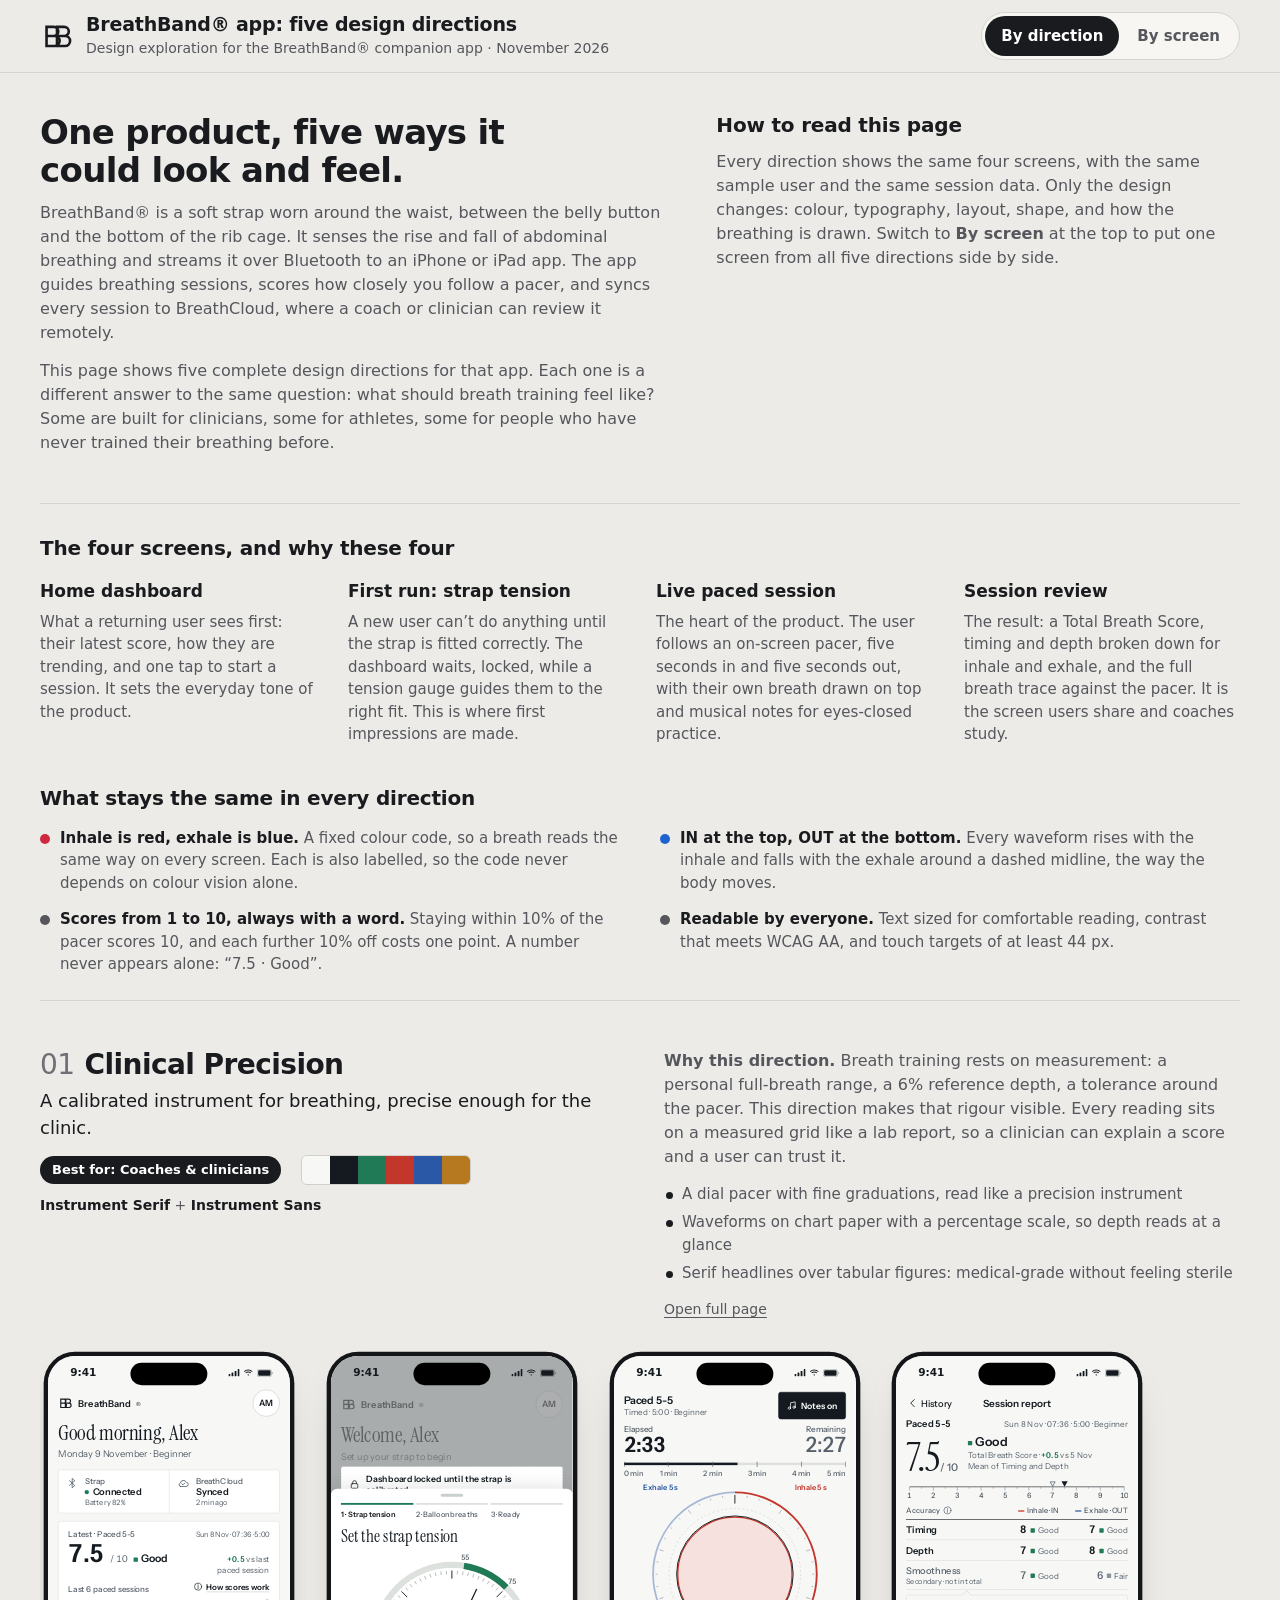
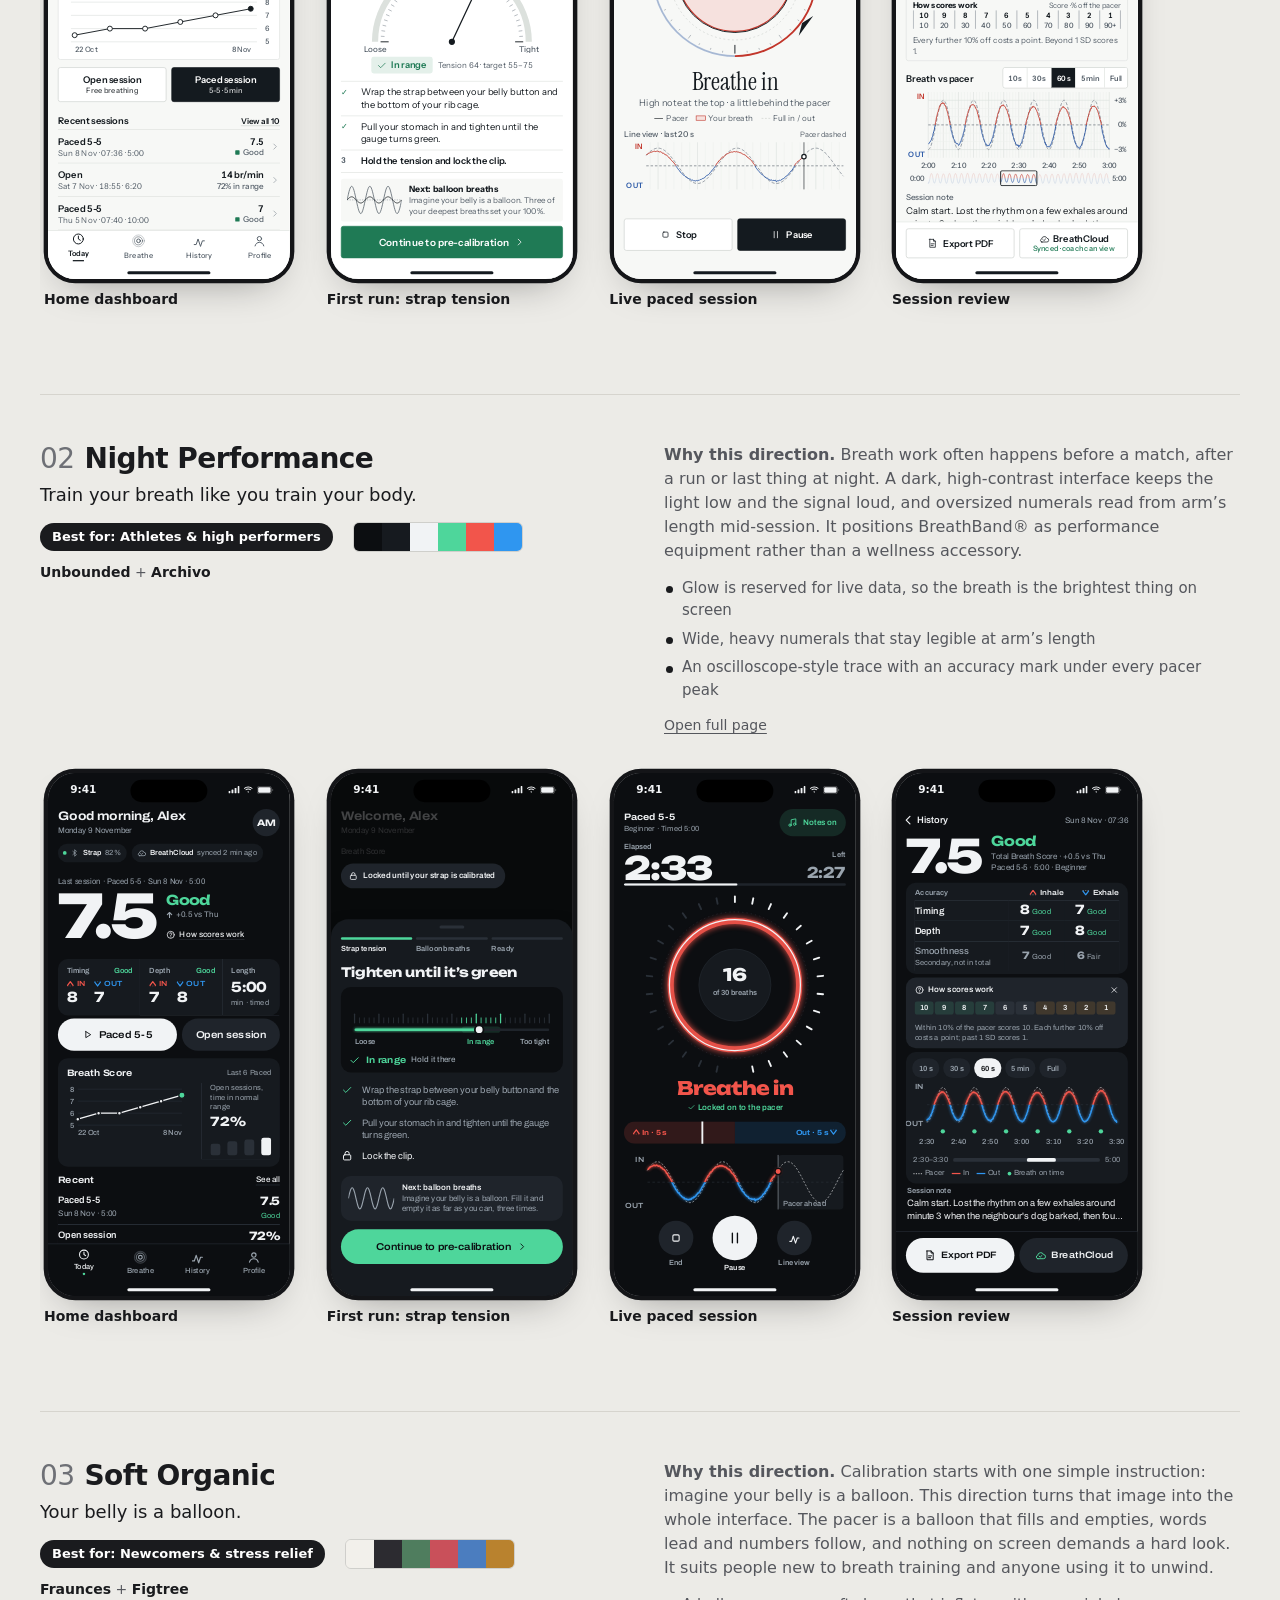
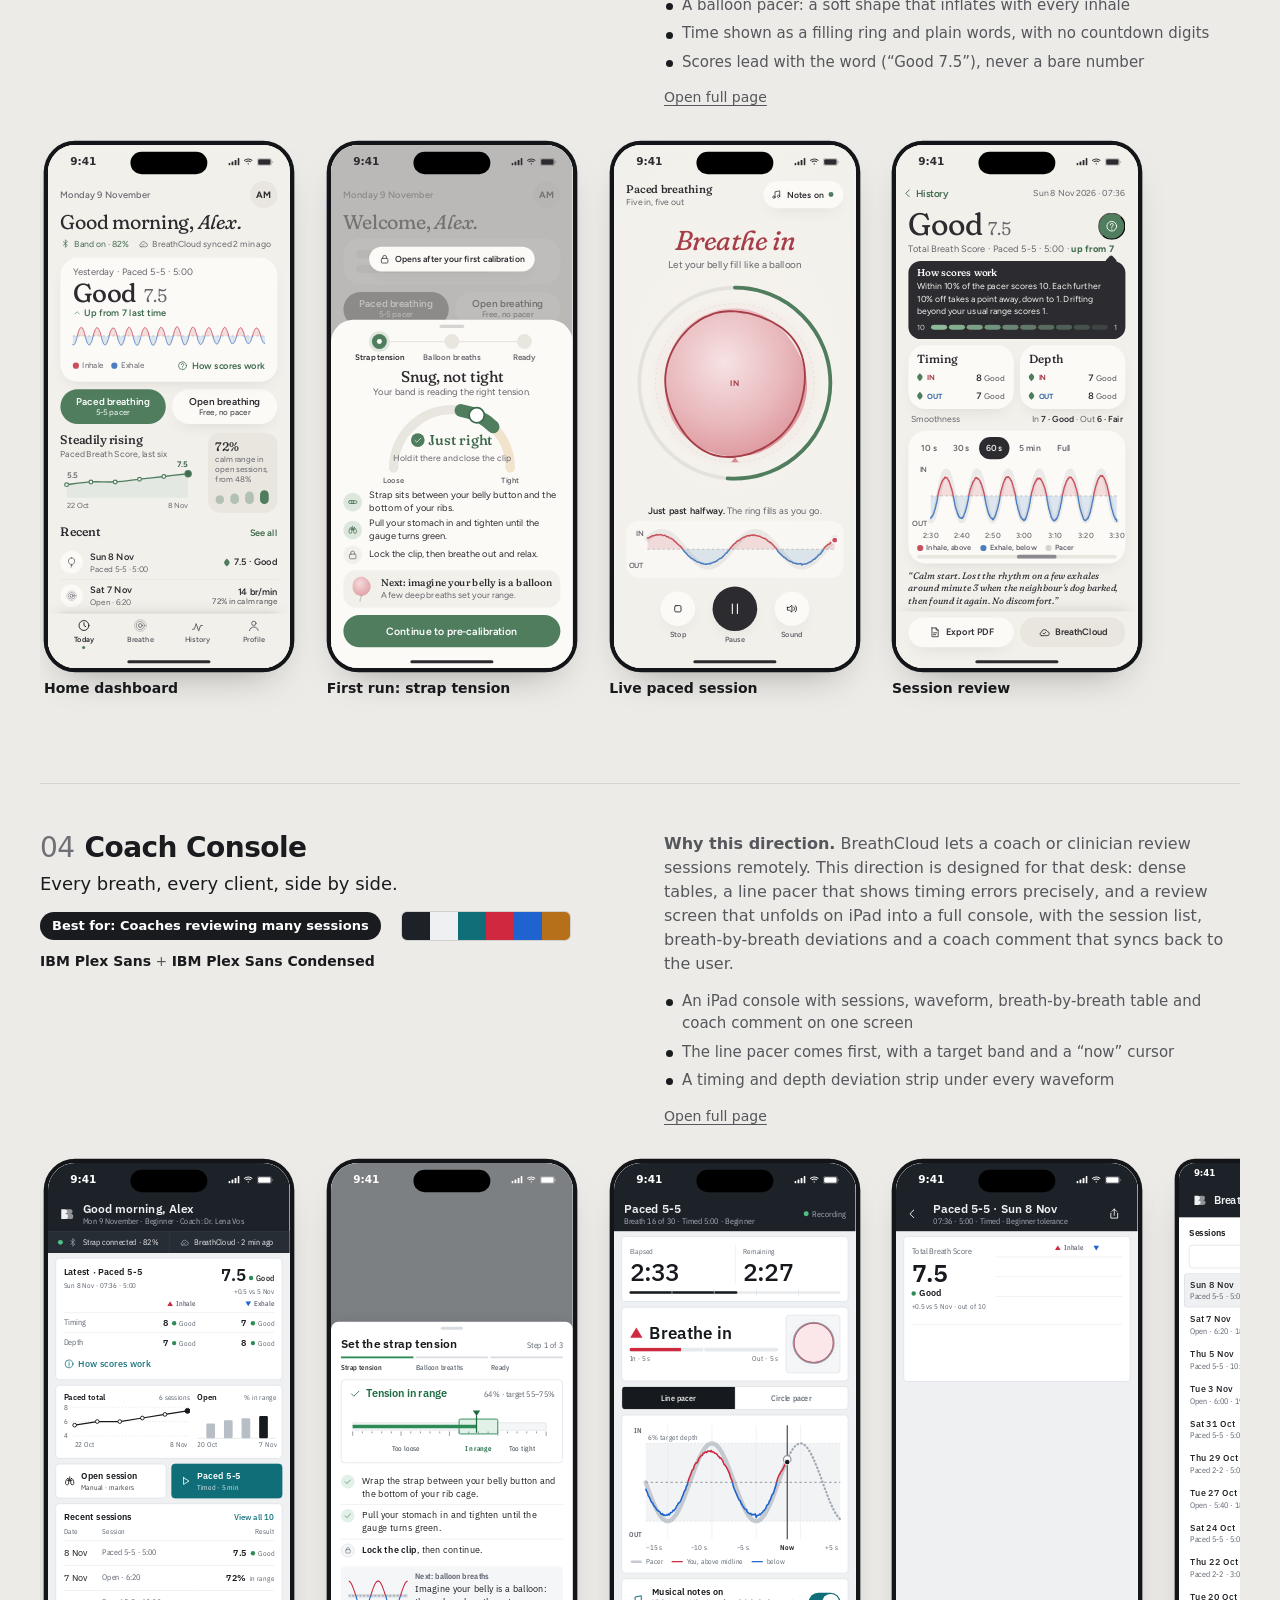
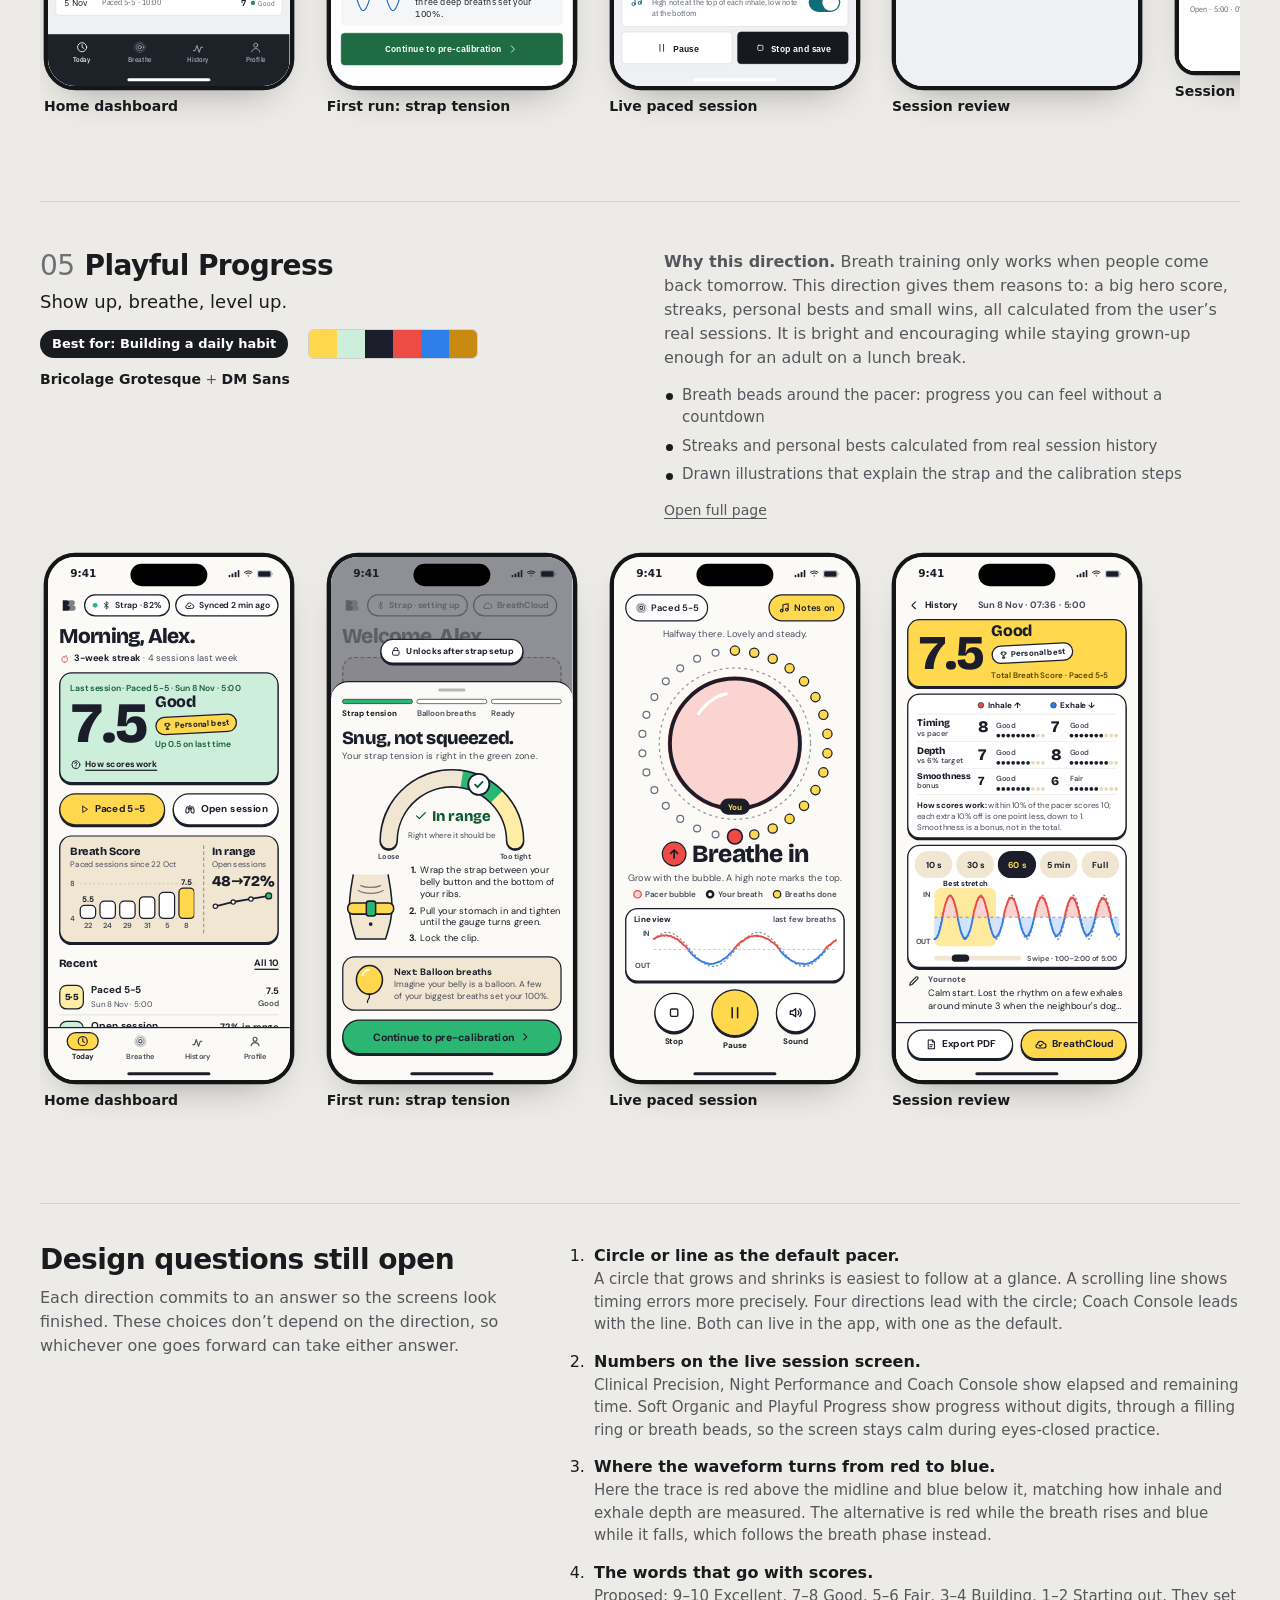
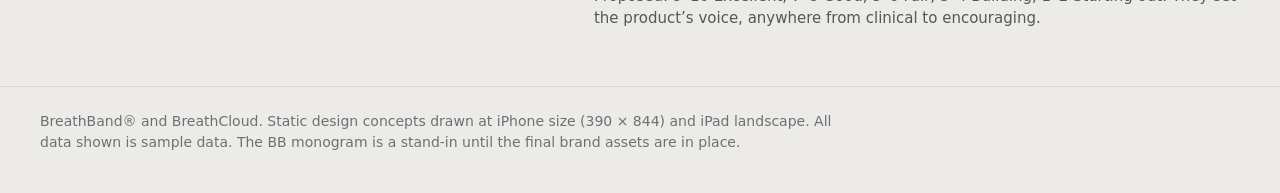
<file: index.html>
<!doctype html>
<html lang="en">
<head>
<meta charset="utf-8">
<meta name="viewport" content="width=device-width, initial-scale=1">
<title>BreathBand® directions</title>
<link rel="icon" href="data:image/svg+xml,%3Csvg xmlns=%22http://www.w3.org/2000/svg%22 viewBox=%220 0 26 22%22%3E%3Cpath d=%22M5 4h5.5a3.5 3.5 0 0 1 0 7H5V4Zm0 7h6.2a3.8 3.8 0 0 1 0 7.6H5V11ZM13 4h5.5a3.5 3.5 0 0 1 0 7H13V4Zm0 7h6.2a3.8 3.8 0 0 1 0 7.6H13V11Z%22 fill=%22none%22 stroke=%22%231A1B1E%22 stroke-width=%222%22/%3E%3C/svg%3E">
<style>
  :root {
    --ground: #ECEBE7;
    --surface: #F7F6F3;
    --ink: #1A1B1E;
    --ink-2: #55575D;
    --ink-3: #6E7076;
    --rule: #D6D4CE;
    --selected: #1A1B1E;
    --on-selected: #FFFFFF;
    --focus: #1A1B1E;
    --radius: 10px;
    --gap: 32px;
    --font: -apple-system, "SF Pro Text", "Segoe UI Variable Text", "Segoe UI", system-ui, sans-serif;
    --font-display: -apple-system, "SF Pro Display", "Segoe UI Variable Display", "Segoe UI", system-ui, sans-serif;
  }
  *, *::before, *::after { box-sizing: border-box; }
  html { background: var(--ground); }
  body {
    margin: 0;
    background: var(--ground);
    color: var(--ink);
    font: 400 16px/1.5 var(--font);
    -webkit-font-smoothing: antialiased;
  }
  a { color: inherit; }
  button { font: inherit; color: inherit; }
  :focus-visible { outline: 2px solid var(--focus); outline-offset: 3px; }

  .wrap { max-width: 2200px; margin: 0 auto; padding: 0 40px; }

  /* ---------- header ---------- */
  .top {
    position: sticky; top: 0; z-index: 10;
    background: var(--ground);
    border-bottom: 1px solid var(--rule);
  }
  .top .wrap {
    display: flex; align-items: center; gap: 24px; flex-wrap: wrap;
    min-height: 72px; padding-top: 12px; padding-bottom: 12px;
  }
  .brand { display: flex; align-items: center; gap: 12px; margin-right: auto; }
  .brand svg { flex: none; }
  .brand h1 { margin: 0; font: 650 19px/1.2 var(--font-display); letter-spacing: -0.01em; }
  .brand p { margin: 2px 0 0; font-size: 14px; color: var(--ink-2); }

  .seg {
    display: inline-flex; padding: 3px; gap: 2px;
    background: var(--surface); border: 1px solid var(--rule); border-radius: 999px;
  }
  .seg button {
    min-height: 40px; padding: 0 16px; border: 0; border-radius: 999px;
    background: transparent; cursor: pointer; font-size: 15px; font-weight: 550; color: var(--ink-2);
    transition: background-color 160ms ease-out, color 160ms ease-out;
  }
  .seg button:hover { color: var(--ink); }
  .seg button[aria-pressed="true"] { background: var(--selected); color: var(--on-selected); }
  .seg button:active { transform: scale(0.97); }
  .controls { display: flex; gap: 12px; flex-wrap: wrap; align-items: center; }
  .controls label { font-size: 14px; color: var(--ink-2); }

  /* ---------- intro ---------- */
  .intro { padding: 40px 0 8px; display: grid; grid-template-columns: minmax(0, 1.2fr) minmax(0, 1fr); gap: 48px; }
  .intro h2 { margin: 0; font: 650 34px/1.12 var(--font-display); letter-spacing: -0.02em; max-width: 22ch; }
  .intro p { margin: 12px 0 0; color: var(--ink-2); max-width: 62ch; }
  .rules { margin: 0; padding: 0; list-style: none; display: grid; gap: 8px; font-size: 15px; color: var(--ink-2); align-content: start; }
  .rules li { display: flex; gap: 10px; align-items: baseline; }
  .rules .dot { flex: none; width: 10px; height: 10px; border-radius: 50%; transform: translateY(1px); }

  /* ---------- by direction ---------- */
  .dir { padding: 48px 0 24px; border-top: 1px solid var(--rule); margin-top: 40px; scroll-margin-top: 80px; }
  .dir:first-child { margin-top: 24px; }
  .dir-head { display: grid; grid-template-columns: minmax(0, 1fr) minmax(0, 1fr); gap: 16px 48px; align-items: start; margin-bottom: 28px; }
  .dir-head h3 { margin: 0; font: 650 28px/1.15 var(--font-display); letter-spacing: -0.02em; }
  .dir-head h3 span { color: var(--ink-3); font-weight: 500; margin-right: 10px; font-variant-numeric: tabular-nums; }
  .pos { margin: 6px 0 0; font-size: 18px; color: var(--ink); }
  .why { margin: 0; color: var(--ink-2); max-width: 62ch; }
  .meta { display: flex; flex-wrap: wrap; gap: 10px 20px; align-items: center; margin-top: 14px; font-size: 14px; color: var(--ink-2); }
  .tag {
    display: inline-flex; align-items: center; min-height: 28px; padding: 0 12px;
    border-radius: 999px; background: var(--ink); color: #fff; font-size: 13px; font-weight: 600;
  }
  .swatches { display: flex; gap: 0; border-radius: 6px; overflow: hidden; border: 1px solid rgba(0,0,0,.12); }
  .swatches span { width: 28px; height: 28px; }
  .fonts b { color: var(--ink); font-weight: 600; }
  .links { display: flex; gap: 16px; font-size: 14px; }
  .links a { text-underline-offset: 3px; }

  .frames { display: flex; gap: var(--gap); overflow-x: auto; padding: 4px 4px 20px; scrollbar-width: thin; }
  .frame { flex: none; margin: 0; }
  .frame figcaption { margin-top: 10px; font-size: 14px; color: var(--ink-2); }
  .frame figcaption b { color: var(--ink); font-weight: 600; }
  .viewport {
    position: relative; overflow: hidden; border-radius: calc(44px * var(--s, 1));
    background: #fff;
    box-shadow: 0 0 0 calc(7px * var(--s, 1)) #141518, 0 18px 40px -18px rgba(0,0,0,.4);
    margin: calc(7px * var(--s, 1));
  }
  .viewport.ipad { border-radius: calc(26px * var(--s, 1)); }
  .viewport iframe {
    position: absolute; top: 0; left: 0; border: 0; transform-origin: 0 0;
    transform: scale(var(--s, 1)); background: transparent;
  }

  /* ---------- by screen ---------- */
  .compare { padding: 32px 0 24px; }
  .compare-head { display: flex; align-items: baseline; justify-content: space-between; gap: 24px; flex-wrap: wrap; margin-bottom: 24px; }
  .compare-head h3 { margin: 0; font: 650 28px/1.15 var(--font-display); letter-spacing: -0.02em; }
  .compare-head p { margin: 0; color: var(--ink-2); font-size: 15px; }
  .compare-grid { display: grid; grid-template-columns: repeat(5, minmax(0, 1fr)); gap: 24px; align-items: start; }
  .compare-grid .frame figcaption { display: grid; gap: 2px; }
  .compare-grid .frame figcaption a { font-weight: 600; color: var(--ink); text-decoration: none; font-size: 15px; }
  .compare-grid .frame figcaption a:hover { text-decoration: underline; text-underline-offset: 3px; }
  .frame figcaption a.full { font-size: 14px; font-weight: 500; color: var(--ink-2); text-decoration: underline; text-underline-offset: 3px; justify-self: start; padding: 6px 0; }
  .compare-extra { margin-top: 40px; }
  .compare-extra h4 { margin: 0 0 14px; font-size: 17px; }

  /* ---------- decisions ---------- */
  .decisions { border-top: 1px solid var(--rule); margin-top: 48px; padding: 40px 0 56px; display: grid; grid-template-columns: minmax(0, 1fr) minmax(0, 1.4fr); gap: 48px; }
  .decisions h3 { margin: 0; font: 650 28px/1.15 var(--font-display); letter-spacing: -0.02em; }
  .decisions > div > p { color: var(--ink-2); margin: 10px 0 0; max-width: 46ch; }
  .decisions ol { margin: 0; padding-left: 22px; display: grid; gap: 14px; }
  .decisions li { padding-left: 4px; }
  .decisions li b { font-weight: 600; }
  .decisions li span { display: block; color: var(--ink-2); font-size: 15px; }

  .intro p + p { margin-top: 14px; }
  .side-title, .sec-title { margin: 0; font: 650 20px/1.25 var(--font-display); letter-spacing: -0.01em; }
  .side-copy { margin: 10px 0 0; color: var(--ink-2); max-width: 52ch; }
  .moments { border-top: 1px solid var(--rule); margin-top: 40px; padding-top: 32px; }
  .moments dl { margin: 18px 0 0; display: grid; grid-template-columns: repeat(4, minmax(0, 1fr)); gap: 32px; }
  .moments dt { font-weight: 650; font-size: 17px; }
  .moments dd { margin: 6px 0 0; color: var(--ink-2); font-size: 15px; }
  .foundations { margin-top: 40px; }
  .foundations .rules { margin-top: 16px; grid-template-columns: repeat(2, minmax(0, 1fr)); gap: 14px 40px; }
  .foundations .rules b { color: var(--ink); font-weight: 600; }
  .dir-head .highlights { margin: 14px 0 0; padding: 0; list-style: none; display: grid; gap: 6px; font-size: 15px; color: var(--ink-2); max-width: 62ch; }
  .dir-head .highlights li { padding-left: 18px; position: relative; }
  .dir-head .highlights li::before { content: ""; position: absolute; left: 2px; top: 0.62em; width: 7px; height: 7px; border-radius: 50%; background: var(--ink); }
  .foot { border-top: 1px solid var(--rule); }
  .foot p { margin: 0; padding: 24px 0 40px; font-size: 14px; color: var(--ink-3); max-width: 90ch; }
  [hidden] { display: none !important; }

  @media (max-width: 1100px) {
    .compare-grid { grid-template-columns: repeat(3, minmax(0, 1fr)); }
    .intro, .dir-head, .decisions { grid-template-columns: 1fr; gap: 20px; }
    .moments dl { grid-template-columns: repeat(2, minmax(0, 1fr)); }
    .foundations .rules { grid-template-columns: 1fr; }
  }
  @media (max-width: 700px) {
    .wrap { padding: 0 16px; }
    .compare-grid { grid-template-columns: repeat(2, minmax(0, 1fr)); gap: 16px; }
    .intro h2 { font-size: 27px; }
    .moments dl { grid-template-columns: 1fr; gap: 18px; }
  }
  @media (prefers-reduced-motion: reduce) {
    .seg button { transition: none; }
  }
</style>
</head>
<body>
<header class="top">
  <div class="wrap">
    <div class="brand">
      <svg width="34" height="30" viewBox="0 0 26 22" aria-hidden="true"><path d="M5 4h5.5a3.5 3.5 0 0 1 0 7H5V4Zm0 7h6.2a3.8 3.8 0 0 1 0 7.6H5V11Z" fill="none" stroke="currentColor" stroke-width="2"/><path d="M13 4h5.5a3.5 3.5 0 0 1 0 7H13V4Zm0 7h6.2a3.8 3.8 0 0 1 0 7.6H13V11Z" fill="none" stroke="currentColor" stroke-width="2"/></svg>
      <div>
        <h1>BreathBand® app: five design directions</h1>
        <p>Design exploration for the BreathBand® companion app · November 2026</p>
      </div>
    </div>
    <div class="controls">
      <div class="seg" role="group" aria-label="Compare">
        <button type="button" data-view="direction" aria-pressed="true">By direction</button>
        <button type="button" data-view="screen" aria-pressed="false">By screen</button>
      </div>
      <div class="seg" role="group" aria-label="Screen" id="screenPicker" hidden></div>
    </div>
  </div>
</header>

<main class="wrap">
  <section class="intro" aria-labelledby="introTitle">
    <div>
      <h2 id="introTitle">One product, five ways it could look and feel.</h2>
      <p>BreathBand® is a soft strap worn around the waist, between the belly button and the bottom of the rib cage. It senses the rise and fall of abdominal breathing and streams it over Bluetooth to an iPhone or iPad app. The app guides breathing sessions, scores how closely you follow a pacer, and syncs every session to BreathCloud, where a coach or clinician can review it remotely.</p>
      <p>This page shows five complete design directions for that app. Each one is a different answer to the same question: what should breath training feel like? Some are built for clinicians, some for athletes, some for people who have never trained their breathing before.</p>
    </div>
    <div>
      <h3 class="side-title">How to read this page</h3>
      <p class="side-copy">Every direction shows the same four screens, with the same sample user and the same session data. Only the design changes: colour, typography, layout, shape, and how the breathing is drawn. Switch to <b>By screen</b> at the top to put one screen from all five directions side by side.</p>
    </div>
  </section>

  <section class="moments" aria-labelledby="momentsTitle">
    <h3 id="momentsTitle" class="sec-title">The four screens, and why these four</h3>
    <dl>
      <div><dt>Home dashboard</dt><dd>What a returning user sees first: their latest score, how they are trending, and one tap to start a session. It sets the everyday tone of the product.</dd></div>
      <div><dt>First run: strap tension</dt><dd>A new user can’t do anything until the strap is fitted correctly. The dashboard waits, locked, while a tension gauge guides them to the right fit. This is where first impressions are made.</dd></div>
      <div><dt>Live paced session</dt><dd>The heart of the product. The user follows an on-screen pacer, five seconds in and five seconds out, with their own breath drawn on top and musical notes for eyes-closed practice.</dd></div>
      <div><dt>Session review</dt><dd>The result: a Total Breath Score, timing and depth broken down for inhale and exhale, and the full breath trace against the pacer. It is the screen users share and coaches study.</dd></div>
    </dl>
  </section>

  <section class="foundations" aria-labelledby="foundTitle">
    <h3 id="foundTitle" class="sec-title">What stays the same in every direction</h3>
    <ul class="rules">
      <li><span class="dot" style="background:#D0283E"></span><span><b>Inhale is red, exhale is blue.</b> A fixed colour code, so a breath reads the same way on every screen. Each is also labelled, so the code never depends on colour vision alone.</span></li>
      <li><span class="dot" style="background:#1E63D0"></span><span><b>IN at the top, OUT at the bottom.</b> Every waveform rises with the inhale and falls with the exhale around a dashed midline, the way the body moves.</span></li>
      <li><span class="dot" style="background:#55575D"></span><span><b>Scores from 1 to 10, always with a word.</b> Staying within 10% of the pacer scores 10, and each further 10% off costs one point. A number never appears alone: “7.5 · Good”.</span></li>
      <li><span class="dot" style="background:#55575D"></span><span><b>Readable by everyone.</b> Text sized for comfortable reading, contrast that meets WCAG AA, and touch targets of at least 44 px.</span></li>
    </ul>
  </section>

  <div id="byDirection"></div>

  <section id="byScreen" class="compare" hidden aria-labelledby="compareTitle">
    <div class="compare-head">
      <h3 id="compareTitle">Home dashboard</h3>
      <p>All five directions, the same screen and the same data.</p>
    </div>
    <div class="compare-grid" id="compareGrid"></div>
    <div class="compare-extra" id="compareExtra" hidden>
      <h4>Coach Console, iPad landscape</h4>
      <div id="compareExtraFrame"></div>
    </div>
  </section>

  <section class="decisions" aria-labelledby="decTitle">
    <div>
      <h3 id="decTitle">Design questions still open</h3>
      <p>Each direction commits to an answer so the screens look finished. These choices don’t depend on the direction, so whichever one goes forward can take either answer.</p>
    </div>
    <ol>
      <li><b>Circle or line as the default pacer.</b><span>A circle that grows and shrinks is easiest to follow at a glance. A scrolling line shows timing errors more precisely. Four directions lead with the circle; Coach Console leads with the line. Both can live in the app, with one as the default.</span></li>
      <li><b>Numbers on the live session screen.</b><span>Clinical Precision, Night Performance and Coach Console show elapsed and remaining time. Soft Organic and Playful Progress show progress without digits, through a filling ring or breath beads, so the screen stays calm during eyes-closed practice.</span></li>
      <li><b>Where the waveform turns from red to blue.</b><span>Here the trace is red above the midline and blue below it, matching how inhale and exhale depth are measured. The alternative is red while the breath rises and blue while it falls, which follows the breath phase instead.</span></li>
      <li><b>The words that go with scores.</b><span>Proposed: 9–10 Excellent, 7–8 Good, 5–6 Fair, 3–4 Building, 1–2 Starting out. They set the product’s voice, anywhere from clinical to encouraging.</span></li>
    </ol>
  </section>
</main>

<footer class="foot">
  <div class="wrap">
    <p>BreathBand® and BreathCloud. Static design concepts drawn at iPhone size (390 × 844) and iPad landscape. All data shown is sample data. The BB monogram is a stand-in until the final brand assets are in place.</p>
  </div>
</footer>

<script src="shared/directions.js"></script>
<script>
(function () {
  'use strict';
  var DIRS = window.BB_DIRECTIONS, SCREENS = window.BB_SCREENS;
  var PHONE = { w: 390, h: 844 }, IPAD = { w: 1180, h: 820 };

  function src(dir, screen) { return 'directions/' + dir.id + '/index.html?screen=' + screen; }
  function esc(s) { return String(s).replace(/[&<>"]/g, function (c) { return { '&': '&amp;', '<': '&lt;', '>': '&gt;', '"': '&quot;' }[c]; }); }

  function frame(dir, screen, size, scale, caption, eager) {
    var w = Math.round(size.w * scale), h = Math.round(size.h * scale);
    return '<figure class="frame">' +
      '<div class="viewport' + (size === IPAD ? ' ipad' : '') + '" style="--s:' + scale + ';width:' + w + 'px;height:' + h + 'px">' +
      '<iframe loading="' + (eager ? 'eager' : 'lazy') + '" src="' + src(dir, screen) + '" width="' + size.w + '" height="' + size.h + '" title="' + esc(dir.name + ': ' + screenName(screen)) + '" tabindex="-1"></iframe>' +
      '</div><figcaption>' + caption + '</figcaption></figure>';
  }
  function screenName(id) {
    if (id === 'review-ipad') return 'Session review, iPad';
    for (var i = 0; i < SCREENS.length; i++) if (SCREENS[i].id === id) return SCREENS[i].name;
    return id;
  }

  // ---------- by direction ----------
  function renderDirections() {
    var scale = 0.62, html = '';
    DIRS.forEach(function (d, i) {
      var sw = d.swatches.map(function (s) { return '<span title="' + esc(s.name + ' ' + s.hex) + '" style="background:' + s.hex + '"></span>'; }).join('');
      var frames = SCREENS.map(function (s) { return frame(d, s.id, PHONE, scale, '<b>' + esc(s.name) + '</b>'); }).join('');
      if (d.id === '04-coach-console') frames += frame(d, 'review-ipad', IPAD, scale, '<b>Session review, iPad landscape</b>');
      html += '<section class="dir" id="d' + (i + 1) + '" aria-labelledby="dt' + (i + 1) + '">' +
        '<div class="dir-head"><div>' +
          '<h3 id="dt' + (i + 1) + '"><span>' + String(i + 1).padStart(2, '0') + '</span>' + esc(d.name) + '</h3>' +
          '<p class="pos">' + esc(d.positioning) + '</p>' +
          '<div class="meta"><span class="tag">Best for: ' + esc(d.bestFor) + '</span>' +
            '<span class="swatches" role="img" aria-label="Palette: ' + esc(d.swatches.map(function (s) { return s.name + ' ' + s.hex; }).join(', ')) + '">' + sw + '</span>' +
            '<span class="fonts"><b>' + esc(d.fonts[0]) + '</b> + <b>' + esc(d.fonts[1]) + '</b></span></div>' +
        '</div><div>' +
          '<p class="why"><b>Why this direction.</b> ' + esc(d.why) + '</p>' +
          '<ul class="highlights" aria-label="Signature details">' + (d.highlights || []).map(function (h) { return '<li>' + esc(h) + '</li>'; }).join('') + '</ul>' +
          '<div class="meta links"><a href="directions/' + d.id + '/index.html">Open full page</a></div>' +
        '</div></div>' +
        '<div class="frames" tabindex="0" aria-label="' + esc(d.name) + ' screens">' + frames + '</div></section>';
    });
    document.getElementById('byDirection').innerHTML = html;
  }

  // ---------- by screen ----------
  var picker = document.getElementById('screenPicker');
  picker.innerHTML = SCREENS.map(function (s) {
    return '<button type="button" data-screen="' + s.id + '" aria-pressed="false">' + esc(s.name.replace('First run: strap tension', 'First run').replace('Live paced session', 'Live session').replace('Session review', 'Review').replace('Home dashboard', 'Home')) + '</button>';
  }).join('');

  function renderCompare(screen) {
    var grid = document.getElementById('compareGrid');
    var colW = (grid.clientWidth - 24 * 4) / 5;
    var scale = Math.min(1, Math.max(0.3, (colW - 16) / PHONE.w));
    grid.innerHTML = DIRS.map(function (d, i) {
      return frame(d, screen, PHONE, +scale.toFixed(3),
        '<a href="#d' + (i + 1) + '" data-goto="' + (i + 1) + '">' + String(i + 1).padStart(2, '0') + ' ' + esc(d.name) + '</a><span>' + esc(d.bestFor) + '</span>' +
        '<a class="full" href="' + src(d, screen) + '" target="_blank" rel="noopener">Full size</a>', true);
    }).join('');
    document.getElementById('compareTitle').textContent = screenName(screen);
    var extra = document.getElementById('compareExtra');
    extra.hidden = screen !== 'review';
    if (screen === 'review') {
      var s2 = Math.min(0.9, (grid.clientWidth - 16) / IPAD.w);
      document.getElementById('compareExtraFrame').innerHTML = frame(DIRS[3], 'review-ipad', IPAD, +s2.toFixed(3), '<a class="full" href="' + src(DIRS[3], 'review-ipad') + '" target="_blank" rel="noopener">Full size</a>', true);
    }
  }

  // ---------- state (kept in the hash so a link opens the same view) ----------
  var state = { view: 'direction', screen: 'home' };
  function readHash() {
    var h = new URLSearchParams(location.hash.slice(1));
    if (h.get('view') === 'screen') state.view = 'screen';
    if (h.get('screen') && SCREENS.some(function (s) { return s.id === h.get('screen'); })) state.screen = h.get('screen');
  }
  function apply(push) {
    var bySc = state.view === 'screen';
    document.getElementById('byDirection').hidden = bySc;
    document.getElementById('byScreen').hidden = !bySc;
    picker.hidden = !bySc;
    document.querySelectorAll('[data-view]').forEach(function (b) { b.setAttribute('aria-pressed', String(b.dataset.view === state.view)); });
    picker.querySelectorAll('button').forEach(function (b) { b.setAttribute('aria-pressed', String(b.dataset.screen === state.screen)); });
    if (bySc) renderCompare(state.screen);
    if (push) history.replaceState(null, '', bySc ? '#view=screen&screen=' + state.screen : location.pathname + location.search);
  }

  document.querySelectorAll('[data-view]').forEach(function (b) {
    b.addEventListener('click', function () { state.view = b.dataset.view; apply(true); });
  });
  picker.addEventListener('click', function (e) {
    var b = e.target.closest('button'); if (!b) return;
    state.screen = b.dataset.screen; apply(true);
  });
  document.getElementById('compareGrid').addEventListener('click', function (e) {
    var a = e.target.closest('[data-goto]'); if (!a) return;
    e.preventDefault();
    state.view = 'direction'; apply(true);
    document.getElementById('d' + a.dataset.goto).scrollIntoView({ behavior: 'smooth', block: 'start' });
  });
  var t;
  window.addEventListener('resize', function () {
    clearTimeout(t);
    t = setTimeout(function () { if (state.view === 'screen') renderCompare(state.screen); }, 150);
  });

  renderDirections();
  readHash();
  apply(false);
})();
</script>
</body>
</html>
</file>
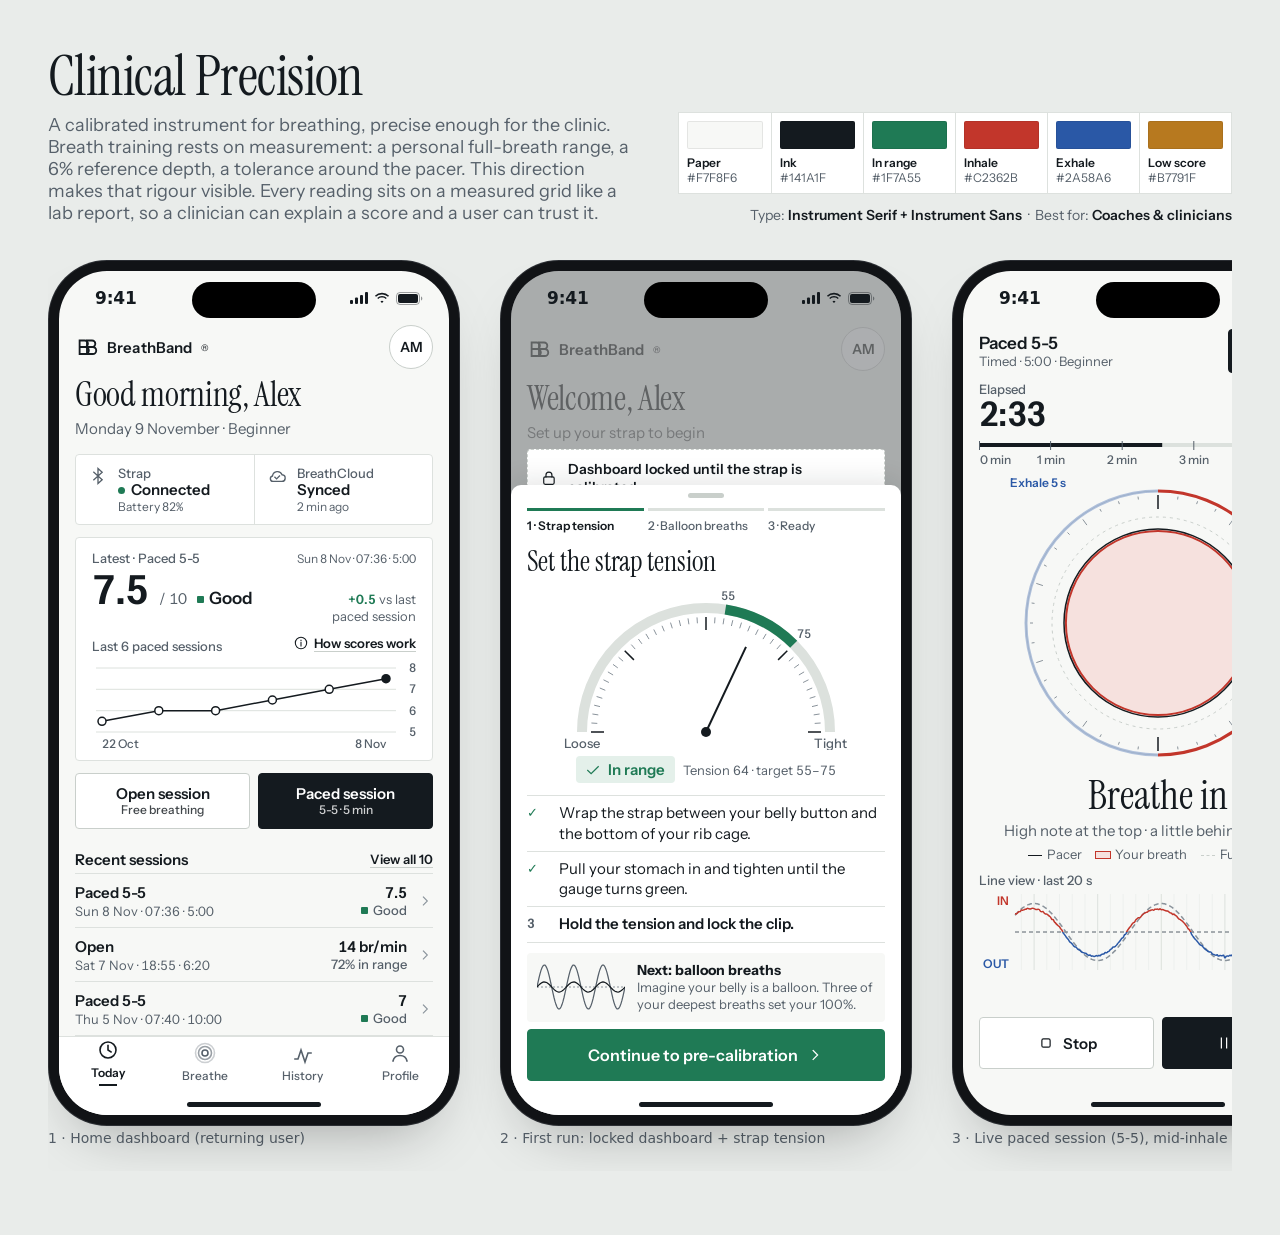
<file: directions/01-clinical-precision/index.html>
<!doctype html>
<html lang="en">
<head>
<meta charset="utf-8">
<meta name="viewport" content="width=device-width, initial-scale=1">
<title>Clinical Precision · BreathBand®</title>
<link rel="stylesheet" href="../../shared/fonts/fonts.css">
<link rel="stylesheet" href="../../shared/frame.css">
<style>
/* =====================================================================
   01 Clinical Precision: tokens (map 1:1 onto a BreathbandTheme later)
   ===================================================================== */
:root {
  /* colour */
  --paper: #F7F8F6;
  --surface: #FFFFFF;
  --rule: #DDE1DE;
  --rule-strong: #C9CFCB;
  --grid-fine: #EDF0EE;
  --grid-major: #DCE1DD;
  --ink: #141A1F;
  --ink-2: #56606A;
  --ink-3: #8A939B;          /* pacer line, disabled marks (non-text) */
  --green: #1F7A55;          /* in range, calibrated, primary go */
  --green-tint: #E4F0EA;
  --ochre: #B7791F;          /* low score band; never the inhale red */
  --ochre-ink: #8A5A12;
  --inhale: #C2362B;
  --inhale-tint: #F6E1DE;
  --exhale: #2A58A6;
  --exhale-tint: #E1E8F4;
  --scrim: rgba(20, 26, 31, .34);

  /* type */
  --font-display: 'Instrument Serif', 'Times New Roman', serif;
  --font-ui: 'Instrument Sans', system-ui, sans-serif;
  --fs-display: 34px;
  --fs-title: 22px;
  --fs-readout: 40px;
  --fs-body: 15px;
  --fs-label: 13px;
  --fs-meta: 12px;

  /* shape + space (4-pt) */
  --radius: 4px;
  --radius-sheet: 10px;
  --s1: 4px; --s2: 8px; --s3: 12px; --s4: 16px; --s5: 20px; --s6: 24px; --s8: 32px; --s12: 48px;
  --hairline: 1px;

  /* elevation: none at rest; one shadow for the floating calibration sheet */
  --shadow-sheet: 0 -6px 24px rgba(20, 26, 31, .10);

  /* motion (Flutter: Curves.easeOut / Curves.easeInOutSine) */
  --dur-fast: 160ms;
  --dur-base: 200ms;
  --ease-out: cubic-bezier(.22, .61, .36, 1);
  --ease-breath: cubic-bezier(.37, 0, .63, 1);

  /* frame */
  --frame-ground: var(--paper);
  --status-ink: var(--ink);
  --page-ground: #E9ECEA;
  --page-ink-2: var(--ink-2);
  --icon-stroke: 1.6;
  --icon-cap: square;
  --icon-join: miter;
}

::selection { background: var(--exhale-tint); color: var(--ink); }
figure.bb-shot { margin: 0; }
a { color: inherit; }
body { font-family: var(--font-ui); color: var(--ink); }
.num { font-variant-numeric: tabular-nums lining-nums; }

/* ---------------------------------------------------------- page header */
.dir-head { max-width: 1720px; margin-bottom: 36px; display: grid; grid-template-columns: 1fr auto; gap: 24px 48px; align-items: end; }
.dir-head h1 { font: 400 56px/1 var(--font-display); margin: 0 0 10px; letter-spacing: -0.01em; }
.dir-head p { margin: 0; font-size: 18px; color: var(--ink-2); max-width: 60ch; }
.dir-meta { display: flex; flex-direction: column; gap: 12px; align-items: flex-end; }
.swatches { display: flex; gap: 0; border: 1px solid var(--rule); background: var(--surface); }
.swatch { width: 92px; padding: 8px; font-size: 12px; color: var(--ink-2); border-left: 1px solid var(--rule); }
.swatch:first-child { border-left: 0; }
.swatch i { display: block; height: 28px; border-radius: 2px; margin-bottom: 6px; box-shadow: inset 0 0 0 1px rgba(0,0,0,.08); }
.swatch b { display: block; font-weight: 600; color: var(--ink); }
.dir-tags { font-size: 14px; color: var(--ink-2); }
.dir-tags b { color: var(--ink); font-weight: 600; }

/* ---------------------------------------------------------- shared screen parts */
.bb-phone { font-family: var(--font-ui); color: var(--ink); font-size: var(--fs-body); }
.scr { position: absolute; inset: 0; padding: 54px 0 0; display: flex; flex-direction: column; }
.pad { padding-left: var(--s4); padding-right: var(--s4); }
.label { font-size: var(--fs-label); color: var(--ink-2); font-weight: 500; }
.meta { font-size: var(--fs-meta); color: var(--ink-2); }
.panel { background: var(--surface); border: var(--hairline) solid var(--rule); border-radius: var(--radius); }
.btn {
  display: inline-flex; align-items: center; justify-content: center; gap: 8px;
  min-height: 48px; padding: 0 var(--s4); border-radius: var(--radius);
  font-size: 15px; font-weight: 600; border: 1px solid var(--ink); background: var(--ink); color: #fff;
  cursor: pointer; transition: transform var(--dur-fast) var(--ease-out), background var(--dur-fast) var(--ease-out);
}
.btn:active { transform: scale(.98); }
.btn.ghost { background: var(--surface); color: var(--ink); border-color: var(--rule-strong); }
.btn.go { background: var(--green); border-color: var(--green); }
.btn:focus-visible, .tab:focus-visible, .chip:focus-visible, .iconbtn:focus-visible { outline: 2px solid var(--exhale); outline-offset: 2px; }
.iconbtn { width: 44px; height: 44px; display: inline-grid; place-items: center; border: 1px solid var(--rule); background: var(--surface); border-radius: var(--radius); color: var(--ink); }
.dot { display: inline-block; width: 7px; height: 7px; border-radius: 50%; background: var(--green); margin-right: 6px; vertical-align: 1px; }
.band { display: inline-block; width: 7px; height: 7px; border-radius: 1px; margin-right: 5px; vertical-align: 1px; }
.band.high, .band.good { background: var(--green); }
.band.mid { background: var(--ink-3); }
.band.low { background: var(--ochre); }
.link { color: var(--ink); font-weight: 600; font-size: var(--fs-label); text-decoration: underline; text-decoration-color: var(--rule-strong); text-underline-offset: 3px; display: inline-flex; align-items: center; gap: 5px; min-height: 44px; }
.topbar { height: 48px; display: flex; align-items: center; justify-content: space-between; }
.brand { display: inline-flex; align-items: center; gap: 8px; font-weight: 600; font-size: 15px; letter-spacing: .01em; }
.brand sup { font-size: 9px; font-weight: 500; }
.avatar { width: 44px; height: 44px; border-radius: 50%; border: 1px solid var(--rule-strong); display: grid; place-items: center; font-size: 14px; font-weight: 600; background: var(--surface); }

/* tab bar */
.tabbar { margin-top: auto; height: 83px; padding-bottom: 34px; background: var(--surface); border-top: 1px solid var(--rule); display: grid; grid-template-columns: repeat(4, 1fr); }
.tab { display: flex; flex-direction: column; align-items: center; justify-content: center; gap: 3px; font-size: 12px; font-weight: 500; color: var(--ink-2); background: none; border: 0; }
.tab.on { color: var(--ink); font-weight: 600; }
.tab.on::after { content: ""; width: 18px; height: 2px; background: var(--ink); margin-top: 1px; }

/* ---------------------------------------------------------- 1 home */
.greet { padding-top: var(--s2); }
.greet h2 { font: 400 var(--fs-display)/1.05 var(--font-display); margin: 0; letter-spacing: -0.01em; }
.greet p { margin: 6px 0 0; color: var(--ink-2); font-size: var(--fs-body); }
.sys { margin-top: var(--s4); display: grid; grid-template-columns: 1fr 1fr; }
.sys > div { padding: 10px var(--s3); display: flex; gap: 10px; align-items: flex-start; }
.sys > div + div { border-left: 1px solid var(--rule); }
.sys svg { flex: none; margin-top: 1px; color: var(--ink-2); }
.sys .v { font-size: 15px; font-weight: 600; line-height: 1.25; }
.latest { margin-top: var(--s3); padding: var(--s3) var(--s4) var(--s2); }
.row-sb { display: flex; justify-content: space-between; align-items: baseline; gap: 8px; }
.readout { display: flex; align-items: baseline; gap: 10px; margin-top: 4px; }
.readout .big { font-size: var(--fs-readout); font-weight: 600; letter-spacing: -0.02em; line-height: 1; }
.readout .of { font-size: 15px; color: var(--ink-2); }
.readout .word { font-size: 17px; font-weight: 600; }
.delta { font-size: var(--fs-label); color: var(--ink-2); margin-left: auto; text-align: right; line-height: 1.3; }
.delta b { color: var(--green); font-weight: 600; }
.trend { display: block; margin-top: 6px; }
.trend .gl { stroke: var(--grid-major); stroke-width: 1; }
.trend .gt, .trend .xt { font: 500 12px var(--font-ui); fill: var(--ink-2); font-variant-numeric: tabular-nums; }
.trend .ln { stroke: var(--ink); stroke-width: 1.5; fill: none; }
.trend .pt { fill: var(--surface); stroke: var(--ink); stroke-width: 1.5; }
.trend .pt.last { fill: var(--ink); }
.quick { margin-top: var(--s3); display: grid; grid-template-columns: 1fr 1fr; gap: var(--s2); }
.quick .btn { flex-direction: column; gap: 0; min-height: 56px; line-height: 1.2; }
.quick .btn small { font-size: 12px; font-weight: 500; opacity: .8; }
.list-head { margin-top: var(--s4); display: flex; justify-content: space-between; align-items: center; height: 28px; }
.list-head h3 { font-size: 15px; margin: 0; font-weight: 600; }
.rows { border-top: 1px solid var(--rule); }
.srow { display: grid; grid-template-columns: 1fr auto 16px; align-items: center; gap: 10px; min-height: 54px; border-bottom: 1px solid var(--rule); }
.srow .t { font-size: 15px; font-weight: 600; }
.srow .s { font-size: var(--fs-label); color: var(--ink-2); margin-top: 1px; }
.srow .v { text-align: right; font-size: 15px; font-weight: 600; }
.srow .v small { display: block; font-size: var(--fs-label); font-weight: 500; color: var(--ink-2); }
.srow svg { color: var(--ink-3); }

/* ---------------------------------------------------------- 2 locked */
.locked-bg { filter: grayscale(1); opacity: .5; pointer-events: none; }
.lockbar { margin-top: var(--s3); display: flex; align-items: center; gap: 10px; padding: 10px var(--s3); border: 1px dashed var(--rule-strong); border-radius: var(--radius); color: var(--ink); font-size: 14px; font-weight: 600; background: var(--surface); }
.ghostval { color: var(--ink-3); }
.skel { height: 10px; background: var(--grid-major); border-radius: 2px; }
.scrim { position: absolute; inset: 0; background: var(--scrim); z-index: 5; }
.sheet { position: absolute; left: 0; right: 0; bottom: 0; top: 214px; z-index: 6; background: var(--surface); border-radius: var(--radius-sheet) var(--radius-sheet) 0 0; box-shadow: var(--shadow-sheet); padding: 8px var(--s4) 34px; display: flex; flex-direction: column; }
.grabber { width: 36px; height: 5px; border-radius: 3px; background: var(--rule-strong); margin: 0 auto 10px; }
.steps { display: grid; grid-template-columns: repeat(3, 1fr); gap: 4px; }
.steps li { list-style: none; font-size: 12px; color: var(--ink-2); font-weight: 500; padding-top: 7px; border-top: 3px solid var(--grid-major); }
.steps li.on { color: var(--ink); font-weight: 600; border-top-color: var(--green); }
.steps { padding: 0; margin: 0; }
.sheet h2 { font: 400 28px/1.05 var(--font-display); margin: 14px 0 2px; }
.sheet .sub { font-size: 15px; color: var(--ink-2); margin: 0; }
.gauge { display: block; margin: 4px auto 0; }
.gauge .trk { stroke: var(--grid-major); stroke-width: 10; fill: none; }
.gauge .ok { stroke: var(--green); stroke-width: 10; fill: none; }
.gauge .tk { stroke: var(--ink-3); stroke-width: 1; }
.gauge .tk.maj { stroke: var(--ink); stroke-width: 1.5; }
.gauge .needle { stroke: var(--ink); stroke-width: 2; }
.gauge .hub { fill: var(--ink); }
.gauge .end { font: 500 13px var(--font-ui); fill: var(--ink-2); }
.gauge .tl { font: 500 12px var(--font-ui); fill: var(--ink-2); font-variant-numeric: tabular-nums; }
.inrange { display: flex; justify-content: center; align-items: center; gap: 8px; margin-top: 6px; }
.inrange .pill { display: inline-flex; align-items: center; gap: 6px; padding: 4px 10px 4px 8px; background: var(--green-tint); color: var(--green); font-weight: 600; font-size: 15px; border-radius: var(--radius); }
.inrange .meta { font-size: 13px; }
.instr { margin: 12px 0 0; padding: 0; counter-reset: s; border-top: 1px solid var(--rule); }
.instr li { list-style: none; display: grid; grid-template-columns: 24px 1fr; gap: 8px; padding: 7px 0; border-bottom: 1px solid var(--rule); font-size: 15px; line-height: 1.35; }
.instr li::before { counter-increment: s; content: counter(s); font-size: 13px; font-weight: 600; color: var(--ink-2); padding-top: 1px; font-variant-numeric: tabular-nums; }
.instr li.done::before { content: "✓"; color: var(--green); }
.instr li.now { font-weight: 600; }
.next { margin-top: 10px; display: grid; grid-template-columns: 88px 1fr; gap: 12px; align-items: center; padding: 8px 10px; background: var(--paper); border-radius: var(--radius); }
.next svg .w { fill: none; stroke: var(--ink-2); stroke-width: 1.25; }
.next svg .m { stroke: var(--ink-3); stroke-dasharray: 2 2; }
.next b { display: block; font-size: 14px; }
.next span { font-size: 13px; color: var(--ink-2); line-height: 1.35; display: block; }
.sheet .btn.go { margin-top: auto; width: 100%; min-height: 52px; font-size: 16px; }

/* ---------------------------------------------------------- 3 live */
.live-head { display: flex; align-items: center; justify-content: space-between; height: 52px; }
.live-head h2 { margin: 0; font-size: 17px; font-weight: 600; }
.live-head .meta { font-size: 13px; }
.soundbtn { display: inline-flex; align-items: center; gap: 6px; height: 44px; padding: 0 12px; border: 1px solid var(--ink); border-radius: var(--radius); background: var(--ink); color: #fff; font-size: 14px; font-weight: 600; }
.clock { display: grid; grid-template-columns: 1fr 1fr; margin-top: 4px; }
.clock > div:last-child { text-align: right; }
.clock .v { font-size: 34px; font-weight: 600; letter-spacing: -0.02em; line-height: 1.05; }
.clock > div:last-child .v { color: var(--ink-2); font-weight: 500; }
.ruler { margin-top: 8px; display: block; }
.ruler .tr { fill: var(--grid-major); }
.ruler .fl { fill: var(--ink); }
.ruler .tk { stroke: var(--ink-2); stroke-width: 1; }
.ruler .tl { font: 500 12px var(--font-ui); fill: var(--ink-2); }
.dial { display: block; margin: 6px auto 0; }
.dial .bez { fill: none; stroke: var(--rule); stroke-width: 1; }
.dial .tk { stroke: var(--ink-3); stroke-width: 1; }
.dial .tk.maj { stroke: var(--ink); stroke-width: 1.5; }
.dial .arc-in { fill: none; stroke: var(--inhale); stroke-width: 3; }
.dial .arc-out { fill: none; stroke: var(--exhale); stroke-width: 3; opacity: .35; }
.dial .guide { fill: none; stroke: var(--rule-strong); stroke-width: 1; stroke-dasharray: 3 4; }
.dial .user { fill: var(--inhale-tint); stroke: var(--inhale); stroke-width: 2; }
.dial .pacer { fill: none; stroke: var(--ink); stroke-width: 1.5; }
.dial .cross { stroke: var(--ink-3); stroke-width: 1; }
.dial .phase { fill: var(--ink); }
.dial .lb { font: 600 12px var(--font-ui); }
.dial .lb.in { fill: var(--inhale); }
.dial .lb.out { fill: var(--exhale); }
.dial .gl { font: 500 12px var(--font-ui); fill: var(--ink-2); }
.cue { text-align: center; margin-top: 2px; }
.cue h3 { font: 400 40px/1 var(--font-display); margin: 0; color: var(--ink); }
.cue p { margin: 6px 0 0; font-size: 15px; color: var(--ink-2); }
.legend { display: flex; gap: 14px; justify-content: center; font-size: 13px; color: var(--ink-2); margin-top: 6px; }
.legend i { display: inline-block; width: 14px; height: 0; vertical-align: middle; margin-right: 5px; }
.legend .lp { border-top: 1.5px solid var(--ink); }
.legend .lg { border-top: 1.5px dashed var(--rule-strong); }
.legend .lu { border-top: 6px solid var(--inhale-tint); outline: 1.5px solid var(--inhale); height: 6px; border: 0; background: var(--inhale-tint); }
.strip { margin-top: 10px; }
.strip .hd { display: flex; justify-content: space-between; align-items: baseline; margin-bottom: 2px; }
.controls { margin-top: auto; padding-bottom: 46px; display: grid; grid-template-columns: 1fr 1fr; gap: var(--s2); }
.controls .btn { min-height: 52px; }

/* chart paper (shared by live strip + review) */
.paper .gf { stroke: var(--grid-fine); stroke-width: 1; }
.paper .gm { stroke: var(--grid-major); stroke-width: 1; }
.paper .mid { stroke: var(--ink-2); stroke-width: 1; stroke-dasharray: 4 3; }
.paper .pc { fill: none; stroke: var(--ink-3); stroke-width: 1.5; stroke-dasharray: 5 3; }
.paper .ui { fill: none; stroke: var(--inhale); stroke-width: 1.5; }
.paper .uo { fill: none; stroke: var(--exhale); stroke-width: 1.5; }
.paper .ax { font: 600 12px var(--font-ui); }
.paper .ax.in { fill: var(--inhale); }
.paper .ax.out { fill: var(--exhale); }
.paper .sc, .paper .tt { font: 500 12px var(--font-ui); fill: var(--ink-2); font-variant-numeric: tabular-nums; }
.paper .now { stroke: var(--ink); stroke-width: 1; }
.paper .nowdot { fill: var(--surface); stroke: var(--ink); stroke-width: 2; }
.paper .win { fill: none; stroke: var(--ink); stroke-width: 1.5; }
.paper .shade { fill: var(--paper); opacity: .78; }

/* ---------------------------------------------------------- 4 review */
.navbar { height: 44px; display: grid; grid-template-columns: 1fr auto 1fr; align-items: center; }
.navbar .back { text-decoration: none; display: inline-flex; align-items: center; gap: 2px; font-size: 15px; font-weight: 500; color: var(--ink); min-height: 44px; }
.navbar h2 { margin: 0; font-size: 16px; font-weight: 600; }
.navbar .r { justify-self: end; }
.rmeta { display: flex; justify-content: space-between; align-items: baseline; font-size: 13px; color: var(--ink-2); margin-top: 2px; }
.rmeta b { color: var(--ink); font-weight: 600; font-size: 15px; }
.hero { display: grid; grid-template-columns: auto 1fr; gap: 4px 16px; align-items: end; margin-top: 8px; }
.hero .score { font: 400 64px/0.9 var(--font-display); letter-spacing: -0.02em; }
.hero .score small { font: 500 17px var(--font-ui); color: var(--ink-2); letter-spacing: 0; margin-left: 2px; }
.hero .what { padding-bottom: 6px; }
.hero .what b { font-size: 20px; font-weight: 600; display: block; line-height: 1.1; }
.hero .what span { font-size: 13px; color: var(--ink-2); }
.scale { display: block; margin-top: 8px; }
.scale .tk { stroke: var(--ink-3); stroke-width: 1; }
.scale .base { stroke: var(--ink); stroke-width: 1; }
.scale .tl { font: 500 12px var(--font-ui); fill: var(--ink-2); font-variant-numeric: tabular-nums; }
.scale .mk { fill: var(--ink); }
.scale .prev { fill: none; stroke: var(--ink-2); stroke-width: 1.25; }
.tbl { width: 100%; border-collapse: collapse; margin-top: 10px; font-variant-numeric: tabular-nums; }
.tbl th { font-size: 12px; font-weight: 500; color: var(--ink-2); text-align: right; padding: 0 0 6px; border-bottom: 1px solid var(--ink); }
.tbl th:first-child { text-align: left; }
.tbl th .k { display: inline-block; width: 10px; height: 2px; vertical-align: middle; margin-right: 5px; }
.tbl td { padding: 6px 0; border-bottom: 1px solid var(--rule); font-size: 15px; text-align: right; }
.tbl td:first-child { text-align: left; font-weight: 600; }
.tbl td b { font-size: 17px; font-weight: 600; }
.tbl td span { font-size: 13px; color: var(--ink-2); margin-left: 6px; }
.tbl tr.sec td { color: var(--ink-2); }
.tbl tr.sec td:first-child { font-weight: 500; }
.tbl tr.sec td b { font-weight: 500; color: var(--ink-2); }
.tbl tr.sec small { display: block; font-size: 12px; font-weight: 400; }
.how { margin-top: 8px; padding: 8px 10px 6px; background: var(--paper); border: 1px solid var(--rule); border-radius: var(--radius); position: relative; }
.how::before { content: ""; position: absolute; top: -6px; left: 92px; width: 10px; height: 10px; background: var(--paper); border-left: 1px solid var(--rule); border-top: 1px solid var(--rule); transform: rotate(45deg); }
.how .hd { display: flex; justify-content: space-between; align-items: center; }
.how .hd b { font-size: 13px; }
.how p { margin: 2px 0 0; font-size: 13px; color: var(--ink-2); line-height: 1.35; }
.how svg .tk { stroke: var(--ink-3); }
.how svg .tl { font: 500 12px var(--font-ui); fill: var(--ink-2); font-variant-numeric: tabular-nums; }
.how svg .sl { font: 600 12px var(--font-ui); fill: var(--ink); font-variant-numeric: tabular-nums; }
.how-link { display: inline-flex; align-items: center; gap: 4px; font-size: 13px; font-weight: 600; color: var(--ink); min-height: 32px; }
.chartbar { display: flex; justify-content: space-between; align-items: center; margin-top: 10px; }
.chartbar h3 { margin: 0; font-size: 15px; font-weight: 600; }
.chips { display: flex; border: 1px solid var(--rule-strong); border-radius: var(--radius); overflow: hidden; }
.chip { height: 32px; padding: 0 8px; font-size: 12px; font-weight: 600; color: var(--ink-2); background: var(--surface); border: 0; border-left: 1px solid var(--rule); font-variant-numeric: tabular-nums; position: relative; }
.chip::after { content: ""; position: absolute; inset: -6px 0; } /* 44px hit area */
.chip:first-child { border-left: 0; }
.chip.on { background: var(--ink); color: #fff; }
.note { margin-top: 8px; font-size: 15px; line-height: 1.4; }
.note .label { display: block; margin-bottom: 2px; }
.actions { position: absolute; left: 0; right: 0; bottom: 0; padding: 10px var(--s4) 34px; background: var(--surface); border-top: 1px solid var(--rule); display: grid; grid-template-columns: 1fr 1fr; gap: var(--s2); z-index: 4; }
.actions .btn { min-height: 48px; }
.actions .synced { font-size: 12px; font-weight: 500; color: var(--green); display: block; }
</style>
</head>
<body>
<main class="bb-page">
  <header class="dir-head" id="dirHead"></header>
  <div class="bb-row">
    <figure class="bb-shot" data-screen="home"><div class="bb-phone" id="p-home"></div><figcaption>1 · Home dashboard (returning user)</figcaption></figure>
    <figure class="bb-shot" data-screen="locked"><div class="bb-phone" id="p-locked"></div><figcaption>2 · First run: locked dashboard + strap tension</figcaption></figure>
    <figure class="bb-shot" data-screen="live"><div class="bb-phone" id="p-live"></div><figcaption>3 · Live paced session (5-5), mid-inhale</figcaption></figure>
    <figure class="bb-shot" data-screen="review"><div class="bb-phone" id="p-review"></div><figcaption>4 · Session review (paced)</figcaption></figure>
  </div>
</main>

<script src="../../shared/mock-data.js"></script>
<script src="../../shared/directions.js"></script>
<script src="../../shared/bb.js"></script>
<script>
(function () {
  'use strict';
  var D = BB.data, P = D.latestPaced, H = D.helpers;
  var DIR = BB_DIRECTIONS.filter(function (d) { return d.id === '01-clinical-precision'; })[0];
  function r1(n) { return Math.round(n * 10) / 10; }
  function word(s) { return H.scoreWord(s); }
  function scoreCell(s) {
    var w = word(s);
    return '<b>' + H.formatScore(s) + '</b><span><i class="band ' + w.band + '"></i>' + w.word + '</span>';
  }
  function phone(id, inner) {
    document.getElementById(id).innerHTML = BB.statusBar() + '<div class="bb-screen">' + inner + '</div>' + BB.homeIndicator();
  }

  /* ---------------------------------------------------------------- page header */
  document.getElementById('dirHead').innerHTML =
    '<div><h1>' + DIR.name + '</h1><p>' + DIR.positioning + ' ' + DIR.why + '</p></div>' +
    '<div class="dir-meta"><div class="swatches">' + DIR.swatches.map(function (s) {
      return '<div class="swatch"><i style="background:' + s.hex + '"></i><b>' + s.name + '</b>' + s.hex + '</div>';
    }).join('') + '</div><div class="dir-tags">Type: <b>' + DIR.fonts.join(' + ') + '</b> &nbsp;·&nbsp; Best for: <b>' + DIR.bestFor + '</b></div></div>';

  /* ---------------------------------------------------------------- shared bits */
  function tabbar(active, disabled) {
    var tabs = [['today', 'Today'], ['breathe', 'Breathe'], ['history', 'History'], ['profile', 'Profile']];
    return '<nav class="tabbar" aria-label="Main">' + tabs.map(function (t) {
      return '<button class="tab' + (t[0] === active ? ' on' : '') + '"' + (disabled ? ' disabled' : '') + '>' + BB.icon(t[0], 24) + t[1] + '</button>';
    }).join('') + '</nav>';
  }
  function topbar() {
    return '<div class="topbar pad"><span class="brand">' + BB.mark(24) + 'BreathBand<sup>®</sup></span>' +
      '<span class="avatar" role="img" aria-label="Profile, ' + D.user.name + '">' + D.user.initials + '</span></div>';
  }

  // trend of paced totals; own y scale (score), no second axis
  function trendSVG(W, Hh) {
    var paced = D.sessions.filter(function (s) { return s.type === 'Paced'; });
    var vals = paced.map(function (s) { return s.scores.total; });
    var padL = 4, padR = 26, padT = 8, padB = 20, lo = 5, hi = 8;
    var w = W - padL - padR, h = Hh - padT - padB;
    function x(i) { return r1(padL + 6 + (i / (vals.length - 1)) * (w - 12)); }
    function y(v) { return r1(padT + h - ((v - lo) / (hi - lo)) * h); }
    var s = '<svg class="trend" width="' + W + '" height="' + Hh + '" viewBox="0 0 ' + W + ' ' + Hh + '" role="img" aria-label="Breath Score over the last ' + vals.length + ' paced sessions, from ' + vals[0] + ' to ' + vals[vals.length - 1] + '">';
    for (var g = lo; g <= hi; g++) {
      s += '<line class="gl" x1="' + padL + '" x2="' + (W - padR + 4) + '" y1="' + y(g) + '" y2="' + y(g) + '"/>';
      s += '<text class="gt" x="' + (W - 2) + '" y="' + (y(g) + 4) + '" text-anchor="end">' + g + '</text>';
    }
    var pts = vals.map(function (v, i) { return [x(i), y(v)]; });
    s += '<path class="ln" d="' + BB.linePath(pts) + '"/>';
    pts.forEach(function (p, i) { s += '<circle class="pt' + (i === pts.length - 1 ? ' last' : '') + '" cx="' + p[0] + '" cy="' + p[1] + '" r="4"/>'; });
    s += '<text class="xt" x="' + pts[0][0] + '" y="' + (Hh - 4) + '" text-anchor="start">' + BB.fmtDate(paced[0].date) + '</text>';
    s += '<text class="xt" x="' + pts[pts.length - 1][0] + '" y="' + (Hh - 4) + '" text-anchor="end">' + BB.fmtDate(paced[paced.length - 1].date) + '</text>';
    return s + '</svg>';
  }

  /* ---------------------------------------------------------------- 1 home */
  function recentRows(n) {
    return D.sessions.slice().reverse().slice(0, n).map(function (s) {
      var name = s.type === 'Paced' ? 'Paced ' + s.pacer : 'Open';
      var v = s.type === 'Paced'
        ? '<span class="num">' + H.formatScore(s.scores.total) + '</span><small><i class="band ' + word(s.scores.total).band + '"></i>' + word(s.scores.total).word + '</small>'
        : '<span class="num">' + s.open.rate + ' br/min</span><small>' + s.open.inRange + '% in range</small>';
      return '<div class="srow"><div><div class="t">' + name + '</div><div class="s num">' + BB.fmtDate(s.date, true) + ' · ' + s.time + ' · ' + BB.fmtClock(s.duration) + '</div></div>' +
        '<div class="v">' + v + '</div>' + BB.icon('chevronRight', 16) + '</div>';
    }).join('');
  }

  phone('p-home',
    '<div class="scr">' + topbar() +
    '<div class="pad">' +
      '<div class="greet"><h2>Good morning, ' + D.user.firstName + '</h2><p>' + D.today.label + ' · ' + D.user.skillLevel + '</p></div>' +
      '<div class="sys panel">' +
        '<div>' + BB.icon('bluetooth', 20) + '<div><div class="label">Strap</div><div class="v"><i class="dot"></i>Connected</div><div class="meta num">Battery ' + D.device.battery + '%</div></div></div>' +
        '<div>' + BB.icon('cloudCheck', 20) + '<div><div class="label">BreathCloud</div><div class="v">Synced</div><div class="meta">' + D.cloud.lastSync + '</div></div></div>' +
      '</div>' +
      '<section class="latest panel" aria-label="Latest session">' +
        '<div class="row-sb"><span class="label">Latest · ' + P.pacerLabel + '</span><span class="meta num">' + BB.fmtDate(P.date, true) + ' · ' + P.time + ' · ' + P.durationLabel + '</span></div>' +
        '<div class="readout num"><span class="big">' + H.formatScore(P.scores.total) + '</span><span class="of">/ 10</span><span class="word"><i class="band ' + word(P.scores.total).band + '"></i>' + word(P.scores.total).word + '</span>' +
          '<span class="delta"><b>+' + r1(P.scores.total - P.previousTotal) + '</b> vs last<br>paced session</span></div>' +
        '<div class="row-sb" style="margin-top:10px"><span class="label">Last 6 paced sessions</span><a class="link" style="min-height:0" href="#how">' + BB.icon('info', 16) + 'How scores work</a></div>' +
        trendSVG(326, 92) +
      '</section>' +
      '<div class="quick">' +
        '<button class="btn ghost">Open session<small>Free breathing</small></button>' +
        '<button class="btn">Paced session<small>5-5 · 5 min</small></button>' +
      '</div>' +
      '<div class="list-head"><h3>Recent sessions</h3><a class="link" href="#history">View all ' + D.sessions.length + '</a></div>' +
      '<div class="rows">' + recentRows(3) + '</div>' +
    '</div>' + tabbar('today') + '</div>');

  /* ---------------------------------------------------------------- 2 locked */
  var T = D.calibration.tension;
  function gaugeSVG() {
    var W = 300, Hh = 168, cx = 150, cy = 150, R = 124;
    function pt(v, rad) { var a = Math.PI * (1 - v); return [r1(cx + rad * Math.cos(a)), r1(cy - rad * Math.sin(a))]; }
    function arc(v0, v1, rad) { var a = pt(v0, rad), b = pt(v1, rad); return 'M' + a[0] + ' ' + a[1] + 'A' + rad + ' ' + rad + ' 0 0 1 ' + b[0] + ' ' + b[1]; }
    var s = '<svg class="gauge" width="' + W + '" height="' + Hh + '" viewBox="0 0 ' + W + ' ' + Hh + '" role="img" aria-label="Strap tension gauge: ' + Math.round(T.value * 100) + ', inside the target range ' + Math.round(T.rangeLow * 100) + ' to ' + Math.round(T.rangeHigh * 100) + '">';
    s += '<path class="trk" d="' + arc(0, 1, R) + '"/>';
    s += '<path class="ok" d="' + arc(T.rangeLow, T.rangeHigh, R) + '"/>';
    for (var i = 0; i <= 40; i++) {
      var v = i / 40, maj = i % 10 === 0, a = pt(v, R - 9), b = pt(v, R - (maj ? 22 : 15));
      s += '<line class="tk' + (maj ? ' maj' : '') + '" x1="' + a[0] + '" y1="' + a[1] + '" x2="' + b[0] + '" y2="' + b[1] + '"/>';
    }
    [T.rangeLow, T.rangeHigh].forEach(function (v) {
      var p = pt(v, R + 14);
      s += '<text class="tl" x="' + p[0] + '" y="' + (p[1] + 4) + '" text-anchor="middle">' + Math.round(v * 100) + '</text>';
    });
    var n = pt(T.value, R - 30);
    s += '<line class="needle" x1="' + cx + '" y1="' + cy + '" x2="' + n[0] + '" y2="' + n[1] + '"/><circle class="hub" cx="' + cx + '" cy="' + cy + '" r="5"/>';
    s += '<text class="end" x="' + (cx - R) + '" y="' + (cy + 16) + '" text-anchor="middle">Loose</text>';
    s += '<text class="end" x="' + (cx + R) + '" y="' + (cy + 16) + '" text-anchor="middle">Tight</text>';
    return s + '</svg>';
  }
  function balloonMini() {
    // three maximal breaths (100%) with the 6% reference inside, like the pre-calibration diagram
    var W = 88, Hh = 52, s = '<svg width="' + W + '" height="' + Hh + '" viewBox="0 0 ' + W + ' ' + Hh + '" aria-hidden="true">';
    var big = [], small = [];
    for (var i = 0; i <= 88; i++) {
      big.push([i, r1(26 - 22 * Math.sin(i / 88 * Math.PI * 6))]);
      small.push([i, r1(26 - 5 * Math.sin(i / 88 * Math.PI * 6))]);
    }
    s += '<line class="m" x1="0" x2="88" y1="26" y2="26"/>';
    s += '<path class="w" d="' + BB.linePath(big) + '"/><path class="w" style="stroke:var(--ink)" d="' + BB.linePath(small) + '"/>';
    return s + '</svg>';
  }

  phone('p-locked',
    '<div class="scr locked-bg" aria-hidden="true">' + topbar() +
      '<div class="pad">' +
        '<div class="greet"><h2>Welcome, ' + D.user.firstName + '</h2><p>Set up your strap to begin</p></div>' +
        '<div class="sys panel">' +
          '<div>' + BB.icon('bluetooth', 20) + '<div><div class="label">Strap</div><div class="v">Paired</div><div class="meta">Not calibrated</div></div></div>' +
          '<div>' + BB.icon('cloud', 20) + '<div><div class="label">BreathCloud</div><div class="v">Ready</div><div class="meta">No sessions yet</div></div></div>' +
        '</div>' +
        '<section class="latest panel"><div class="row-sb"><span class="label">Latest session</span><span class="meta">None</span></div>' +
          '<div class="readout"><span class="big ghostval">—</span><span class="of">/ 10</span></div>' +
          '<div class="skel" style="width:70%;margin-top:14px"></div><div class="skel" style="width:45%;margin-top:8px"></div></section>' +
        '<div class="quick"><button class="btn ghost" disabled>' + BB.icon('lock', 16) + 'Open</button><button class="btn ghost" disabled>' + BB.icon('lock', 16) + 'Paced</button></div>' +
      '</div>' + tabbar('today', true) +
    '</div>' +
    '<div class="scrim"></div>' +
    '<div class="pad" style="position:absolute;top:166px;left:0;right:0;z-index:6">' +
      '<div class="lockbar">' + BB.icon('lock', 18) + 'Dashboard locked until the strap is calibrated</div></div>' +
    '<section class="sheet" role="dialog" aria-label="Strap calibration">' +
      '<div class="grabber"></div>' +
      '<ol class="steps" aria-label="Calibration steps"><li class="on">1 · Strap tension</li><li>2 · Balloon breaths</li><li>3 · Ready</li></ol>' +
      '<h2>Set the strap tension</h2>' +
      gaugeSVG() +
      '<div class="inrange"><span class="pill">' + BB.icon('check', 18) + 'In range</span><span class="meta num">Tension ' + Math.round(T.value * 100) + ' · target ' + Math.round(T.rangeLow * 100) + '–' + Math.round(T.rangeHigh * 100) + '</span></div>' +
      '<ol class="instr">' +
        '<li class="done">Wrap the strap between your belly button and the bottom of your rib cage.</li>' +
        '<li class="done">Pull your stomach in and tighten until the gauge turns green.</li>' +
        '<li class="now">Hold the tension and lock the clip.</li>' +
      '</ol>' +
      '<div class="next">' + balloonMini() + '<div><b>Next: balloon breaths</b><span>Imagine your belly is a balloon. Three of your deepest breaths set your 100%.</span></div></div>' +
      '<button class="btn go">Continue to pre-calibration ' + BB.icon('chevronRight', 18) + '</button>' +
    '</section>');

  /* ---------------------------------------------------------------- 3 live */
  var L = BB.liveState();
  function rulerSVG(W) {
    var Hh = 26, s = '<svg class="ruler" width="' + W + '" height="' + Hh + '" viewBox="0 0 ' + W + ' ' + Hh + '" role="img" aria-label="Session progress: ' + L.elapsed + ' of ' + P.durationLabel + '">';
    s += '<rect class="tr" x="0" y="2" width="' + W + '" height="4"/><rect class="fl" x="0" y="2" width="' + r1(W * L.progress) + '" height="4"/>';
    for (var m = 0; m <= 5; m++) {
      var x = r1(m === 5 ? W - 0.5 : m === 0 ? 0.5 : (m / 5) * W);
      s += '<line class="tk" x1="' + x + '" x2="' + x + '" y1="0" y2="9"/>';
      s += '<text class="tl" x="' + x + '" y="23" text-anchor="' + (m === 0 ? 'start' : m === 5 ? 'end' : 'middle') + '">' + m + ' min</text>';
    }
    return s + '</svg>';
  }
  function dialSVG() {
    var S = 300, c = 150, Rb = 132, rOut = 48, rIn = 106;
    var s = '<svg class="dial" width="' + S + '" height="' + S + '" viewBox="0 0 ' + S + ' ' + S + '" role="img" aria-label="Pacer ring and your breath, ' + r1(L.t % 10) + ' seconds into a 5 second inhale.">';
    // breath-cycle bezel: 10 s round the dial, clockwise from 12 o'clock; right half inhale, left half exhale
    function pol(sec, rad) { var a = (sec / 10) * 2 * Math.PI - Math.PI / 2; return [r1(c + rad * Math.cos(a)), r1(c + rad * Math.sin(a))]; }
    s += '<circle class="bez" cx="' + c + '" cy="' + c + '" r="' + Rb + '"/>';
    s += '<path class="arc-in" d="M' + pol(0, Rb).join(' ') + 'A' + Rb + ' ' + Rb + ' 0 0 1 ' + pol(5, Rb).join(' ') + '"/>';
    s += '<path class="arc-out" d="M' + pol(5, Rb).join(' ') + 'A' + Rb + ' ' + Rb + ' 0 0 1 ' + pol(10, Rb).join(' ') + '"/>';
    for (var i = 0; i < 40; i++) {
      var sec = i / 4, maj = i % 20 === 0, mid = i % 4 === 0;
      var a = pol(sec, Rb - 4), b = pol(sec, Rb - (maj ? 18 : mid ? 11 : 7));
      s += '<line class="tk' + (maj ? ' maj' : '') + '" x1="' + a[0] + '" y1="' + a[1] + '" x2="' + b[0] + '" y2="' + b[1] + '"/>';
    }
    // phase marker: where we are in the 10 s cycle
    var ph = L.t % 10, m0 = pol(ph, Rb + 2), m1 = pol(ph - 0.22, Rb + 11), m2 = pol(ph + 0.22, Rb + 11);
    s += '<path class="phase" d="M' + m0.join(' ') + 'L' + m1.join(' ') + 'L' + m2.join(' ') + 'Z"/>';
    s += '<text class="lb in" x="' + (S - 2) + '" y="14" text-anchor="end">Inhale 5 s</text>';
    s += '<text class="lb out" x="2" y="14" text-anchor="start">Exhale 5 s</text>';
    // depth guides: fully out / fully in
    s += '<circle class="guide" cx="' + c + '" cy="' + c + '" r="' + rOut + '"/><circle class="guide" cx="' + c + '" cy="' + c + '" r="' + rIn + '"/>';
    s += '<line class="cross" x1="' + (c - 6) + '" x2="' + (c + 6) + '" y1="' + c + '" y2="' + c + '"/><line class="cross" y1="' + (c - 6) + '" y2="' + (c + 6) + '" x1="' + c + '" x2="' + c + '"/>';
    var ru = r1(rOut + L.userSize * (rIn - rOut)), rp = r1(rOut + L.pacerSize * (rIn - rOut));
    s += '<circle class="user" cx="' + c + '" cy="' + c + '" r="' + ru + '"/>';
    s += '<circle class="pacer" cx="' + c + '" cy="' + c + '" r="' + rp + '"/>';
    return s + '</svg>';
  }
  function stripSVG(W, Hh) {
    var t0 = L.t - 20, t1 = L.t + 5, range = 4;
    var padL = 36, padR = 4, padT = 4, padB = 4;
    var box = { x: padL, y: padT, w: W - padL - padR, h: Hh - padT - padB }, mid = r1(box.y + box.h / 2);
    var s = '<svg class="paper" width="' + W + '" height="' + Hh + '" viewBox="0 0 ' + W + ' ' + Hh + '" role="img" aria-label="Line view: the last 20 seconds of your breathing against the pacer, plus the next 5 seconds of pacer">';
    s += '<defs><clipPath id="lc-in"><rect x="0" y="0" width="' + W + '" height="' + mid + '"/></clipPath><clipPath id="lc-out"><rect x="0" y="' + mid + '" width="' + W + '" height="' + (Hh - mid) + '"/></clipPath></defs>';
    for (var g = Math.ceil(t0); g <= t1; g++) {
      var gx = r1(box.x + ((g - t0) / (t1 - t0)) * box.w);
      s += '<line class="' + (g % 5 === 0 ? 'gm' : 'gf') + '" x1="' + gx + '" x2="' + gx + '" y1="' + box.y + '" y2="' + (box.y + box.h) + '"/>';
    }
    s += '<line class="mid" x1="' + box.x + '" x2="' + (box.x + box.w) + '" y1="' + mid + '" y2="' + mid + '"/>';
    var pc = BB.toXY(BB.slice(P.pacerWave, 10, t0, t1), box, t0, t1, range);
    s += '<path class="pc" d="' + BB.smoothPath(pc) + '"/>';
    var uu = BB.toXY(BB.slice(P.userWave, 10, t0, L.t), box, t0, t1, range), ud = BB.smoothPath(uu);
    s += '<path class="ui" d="' + ud + '" clip-path="url(#lc-in)"/><path class="uo" d="' + ud + '" clip-path="url(#lc-out)"/>';
    var nx = r1(box.x + (20 / 25) * box.w), last = uu[uu.length - 1];
    s += '<line class="now" x1="' + nx + '" x2="' + nx + '" y1="' + box.y + '" y2="' + (box.y + box.h) + '"/>';
    s += '<circle class="nowdot" cx="' + last[0] + '" cy="' + last[1] + '" r="3.5"/>';
    s += '<text class="ax in" x="' + (padL - 6) + '" y="' + (box.y + 11) + '" text-anchor="end">IN</text>';
    s += '<text class="ax out" x="' + (padL - 6) + '" y="' + (box.y + box.h - 2) + '" text-anchor="end">OUT</text>';
    return s + '</svg>';
  }

  phone('p-live',
    '<div class="scr pad">' +
      '<div class="live-head"><div><h2>' + P.pacerLabel + '</h2><div class="meta">Timed · ' + P.durationLabel + ' · ' + D.user.skillLevel + '</div></div>' +
        '<button class="soundbtn" aria-pressed="true" aria-label="Sound guidance: musical notes on">' + BB.icon('note', 18) + 'Notes on</button></div>' +
      '<div class="clock num"><div><div class="label">Elapsed</div><div class="v">' + L.elapsed + '</div></div><div><div class="label">Remaining</div><div class="v">' + L.remaining + '</div></div></div>' +
      rulerSVG(358) +
      dialSVG() +
      '<div class="cue"><h3>Breathe in</h3><p>High note at the top · ' + (L.userSize > L.pacerSize + 0.03 ? 'a little ahead of the pacer' : L.userSize < L.pacerSize - 0.03 ? 'a little behind the pacer' : 'right on the pacer') + '</p></div>' +
      '<div class="legend"><span><i class="lp"></i>Pacer</span><span><i class="lu"></i>Your breath</span><span><i class="lg"></i>Full in / out</span></div>' +
      '<div class="strip"><div class="hd"><span class="label">Line view · last 20 s</span><span class="meta">Pacer dashed</span></div>' + stripSVG(358, 84) + '</div>' +
      '<div class="controls"><button class="btn ghost">' + BB.icon('stop', 18) + 'Stop</button><button class="btn">' + BB.icon('pause', 18) + 'Pause</button></div>' +
    '</div>');

  /* ---------------------------------------------------------------- 4 review */
  function scaleSVG(W) {
    var Hh = 30, pad = 6, s = '<svg class="scale" width="' + W + '" height="' + Hh + '" viewBox="0 0 ' + W + ' ' + Hh + '" role="img" aria-label="Total ' + P.scores.total + ' on a 1 to 10 scale; previous ' + P.previousTotal + '">';
    function x(v) { return r1(pad + ((v - 1) / 9) * (W - pad * 2)); }
    s += '<line class="base" x1="' + pad + '" x2="' + (W - pad) + '" y1="10" y2="10"/>';
    for (var v = 1; v <= 10; v += 0.5) {
      var maj = v % 1 === 0;
      s += '<line class="tk" x1="' + x(v) + '" x2="' + x(v) + '" y1="10" y2="' + (maj ? 16 : 13) + '"/>';
      if (maj) s += '<text class="tl" x="' + x(v) + '" y="28" text-anchor="middle">' + v + '</text>';
    }
    s += '<path class="prev" d="M' + x(P.previousTotal) + ' 9l-4-7h8z"/>';
    s += '<path class="mk" d="M' + x(P.scores.total) + ' 10l-5-9h10z"/>';
    return s + '</svg>';
  }
  function howSVG(W) {
    var Hh = 34, s = '<svg width="' + W + '" height="' + Hh + '" viewBox="0 0 ' + W + ' ' + Hh + '" aria-hidden="true">';
    var cells = D.scoring.conversion, cw = (W - 2) / cells.length;
    cells.forEach(function (c, i) {
      var x = r1(1 + i * cw);
      s += '<line class="tk" x1="' + x + '" x2="' + x + '" y1="0" y2="30"/>';
      s += '<text class="sl" x="' + r1(x + cw / 2) + '" y="12" text-anchor="middle">' + c.score + '</text>';
      s += '<text class="tl" x="' + r1(x + cw / 2) + '" y="28" text-anchor="middle">' + (c.to == null ? '90+' : c.to) + '</text>';
    });
    s += '<line class="tk" x1="' + (W - 1) + '" x2="' + (W - 1) + '" y1="0" y2="30"/>';
    return s + '</svg>';
  }
  function reviewChart(W, Hh, t0, t1) {
    var range = 4, padL = 36, padR = 30, padT = 6, padB = 20;
    var box = { x: padL, y: padT, w: W - padL - padR, h: Hh - padT - padB }, mid = r1(box.y + box.h / 2);
    function yv(v) { return r1(mid - (v / range) * (box.h / 2)); }
    var s = '<svg class="paper" width="' + W + '" height="' + Hh + '" viewBox="0 0 ' + W + ' ' + Hh + '" role="img" aria-label="Your breathing against the pacer from ' + BB.fmtClock(t0) + ' to ' + BB.fmtClock(t1) + '. Inhale above the midline, exhale below.">';
    s += '<defs><clipPath id="rc-in"><rect x="0" y="0" width="' + W + '" height="' + mid + '"/></clipPath><clipPath id="rc-out"><rect x="0" y="' + mid + '" width="' + W + '" height="' + (Hh - mid) + '"/></clipPath></defs>';
    for (var g = Math.ceil(t0); g <= t1; g++) {
      var gx = r1(box.x + ((g - t0) / (t1 - t0)) * box.w);
      s += '<line class="' + (g % 5 === 0 ? 'gm' : 'gf') + '" x1="' + gx + '" x2="' + gx + '" y1="' + box.y + '" y2="' + (box.y + box.h) + '"/>';
    }
    [-3, -2, -1, 1, 2, 3].forEach(function (v) {
      s += '<line class="' + (Math.abs(v) === 3 ? 'gm' : 'gf') + '" x1="' + box.x + '" x2="' + (box.x + box.w) + '" y1="' + yv(v) + '" y2="' + yv(v) + '"/>';
    });
    s += '<line class="mid" x1="' + box.x + '" x2="' + (box.x + box.w) + '" y1="' + mid + '" y2="' + mid + '"/>';
    var pc = BB.toXY(BB.slice(P.pacerWave, 10, t0, t1), box, t0, t1, range);
    s += '<path class="pc" d="' + BB.smoothPath(pc) + '"/>';
    var ud = BB.smoothPath(BB.toXY(BB.slice(P.userWave, 10, t0, t1), box, t0, t1, range));
    s += '<path class="ui" d="' + ud + '" clip-path="url(#rc-in)"/><path class="uo" d="' + ud + '" clip-path="url(#rc-out)"/>';
    s += '<text class="ax in" x="' + (padL - 6) + '" y="' + (box.y + 11) + '" text-anchor="end">IN</text>';
    s += '<text class="ax out" x="' + (padL - 6) + '" y="' + (box.y + box.h - 2) + '" text-anchor="end">OUT</text>';
    [3, 0, -3].forEach(function (v) {
      s += '<text class="sc" x="' + (W - 2) + '" y="' + (yv(v) + 4) + '" text-anchor="end">' + (v > 0 ? '+' : v < 0 ? '−' : '') + Math.abs(v) + '%</text>';
    });
    for (var tt = Math.ceil(t0 / 10) * 10; tt <= t1; tt += 10) {
      var tx = r1(box.x + ((tt - t0) / (t1 - t0)) * box.w);
      s += '<text class="tt" x="' + tx + '" y="' + (Hh - 4) + '" text-anchor="middle">' + BB.fmtClock(tt) + '</text>';
    }
    return s + '</svg>';
  }
  function overviewSVG(W, t0, t1) {
    var Hh = 26, padL = 36, padR = 30, range = 4, box = { x: padL, y: 2, w: W - padL - padR, h: Hh - 4 }, mid = r1(box.y + box.h / 2);
    var s = '<svg class="paper" width="' + W + '" height="' + Hh + '" viewBox="0 0 ' + W + ' ' + Hh + '" role="img" aria-label="Whole session overview; the window shows ' + BB.fmtClock(t0) + ' to ' + BB.fmtClock(t1) + '. Swipe to scroll.">';
    s += '<defs><clipPath id="ov-in"><rect x="0" y="0" width="' + W + '" height="' + mid + '"/></clipPath><clipPath id="ov-out"><rect x="0" y="' + mid + '" width="' + W + '" height="' + Hh + '"/></clipPath></defs>';
    var d = BB.linePath(BB.toXY(BB.slice(P.userWave, 10, 0, P.duration, 900), box, 0, P.duration, range));
    s += '<path class="ui" style="stroke-width:1" d="' + d + '" clip-path="url(#ov-in)"/><path class="uo" style="stroke-width:1" d="' + d + '" clip-path="url(#ov-out)"/>';
    var x0 = r1(box.x + (t0 / P.duration) * box.w), x1 = r1(box.x + (t1 / P.duration) * box.w);
    s += '<rect class="shade" x="' + box.x + '" y="0" width="' + r1(x0 - box.x) + '" height="' + Hh + '"/><rect class="shade" x="' + x1 + '" y="0" width="' + r1(box.x + box.w - x1) + '" height="' + Hh + '"/>';
    s += '<rect class="win" x="' + x0 + '" y="1" width="' + r1(x1 - x0) + '" height="' + (Hh - 2) + '" rx="2"/>';
    s += '<text class="tt" x="' + (padL - 6) + '" y="17" text-anchor="end">0:00</text><text class="tt" x="' + (W - 2) + '" y="17" text-anchor="end">' + P.durationLabel + '</text>';
    return s + '</svg>';
  }
  var S = P.scores, ws = 120, we = 180;
  phone('p-review',
    '<div class="scr pad">' +
      '<div class="navbar"><a class="back" href="#history">' + BB.icon('chevronLeft', 22) + 'History</a><h2>Session report</h2><span class="r"></span></div>' +
      '<div class="rmeta num"><b>' + P.pacerLabel + '</b><span>' + BB.fmtDate(P.date, true) + ' · ' + P.time + ' · ' + P.durationLabel + ' · ' + P.skillLevel + '</span></div>' +
      '<div class="hero num"><div class="score">' + H.formatScore(S.total) + '<small>/ 10</small></div>' +
        '<div class="what"><b><i class="band ' + word(S.total).band + '"></i>' + word(S.total).word + '</b><span>Total Breath Score · <span style="color:var(--green);font-weight:600">+' + r1(S.total - P.previousTotal) + '</span> vs ' + BB.fmtDate('2026-11-05') + '<br>Mean of Timing and Depth</span></div></div>' +
      scaleSVG(358) +
      '<table class="tbl"><thead><tr><th><span style="display:inline-flex;align-items:center;gap:4px">Accuracy ' + BB.icon('info', 16) + '</span></th><th><i class="k" style="background:var(--inhale)"></i>Inhale · IN</th><th><i class="k" style="background:var(--exhale)"></i>Exhale · OUT</th></tr></thead><tbody>' +
        '<tr><td>Timing</td><td>' + scoreCell(S.timing.inhale) + '</td><td>' + scoreCell(S.timing.exhale) + '</td></tr>' +
        '<tr><td>Depth</td><td>' + scoreCell(S.depth.inhale) + '</td><td>' + scoreCell(S.depth.exhale) + '</td></tr>' +
        '<tr class="sec"><td>Smoothness<small>Secondary · not in total</small></td><td>' + scoreCell(S.smoothness.inhale) + '</td><td>' + scoreCell(S.smoothness.exhale) + '</td></tr>' +
      '</tbody></table>' +
      '<div class="how" id="how" role="note"><div class="hd"><b>How scores work</b><span class="meta">Score · % off the pacer</span></div>' + howSVG(336) +
        '<p>Every further 10% off costs a point. Beyond 1 SD scores 1.</p></div>' +
      '<div class="chartbar"><h3>Breath vs pacer</h3><div class="chips" role="group" aria-label="Time window">' + D.timeAxis.map(function (c) {
        return '<button class="chip' + (c === '60 s' ? ' on' : '') + '" aria-pressed="' + (c === '60 s') + '">' + c + '</button>';
      }).join('') + '</div></div>' +
      reviewChart(358, 132, ws, we) +
      overviewSVG(358, ws, we) +
      '<div class="note"><span class="label">Session note</span>' + P.note + '</div>' +
    '</div>' +
    '<div class="actions"><button class="btn ghost">' + BB.icon('pdf', 18) + 'Export PDF</button>' +
      '<button class="btn ghost" style="flex-direction:column;gap:0;line-height:1.15">' + '<span style="display:inline-flex;gap:6px;align-items:center">' + BB.icon('cloudCheck', 18) + 'BreathCloud</span><span class="synced">Synced · coach can view</span></button></div>');

  BB.initPage();
})();
</script>
</body>
</html>
</file>
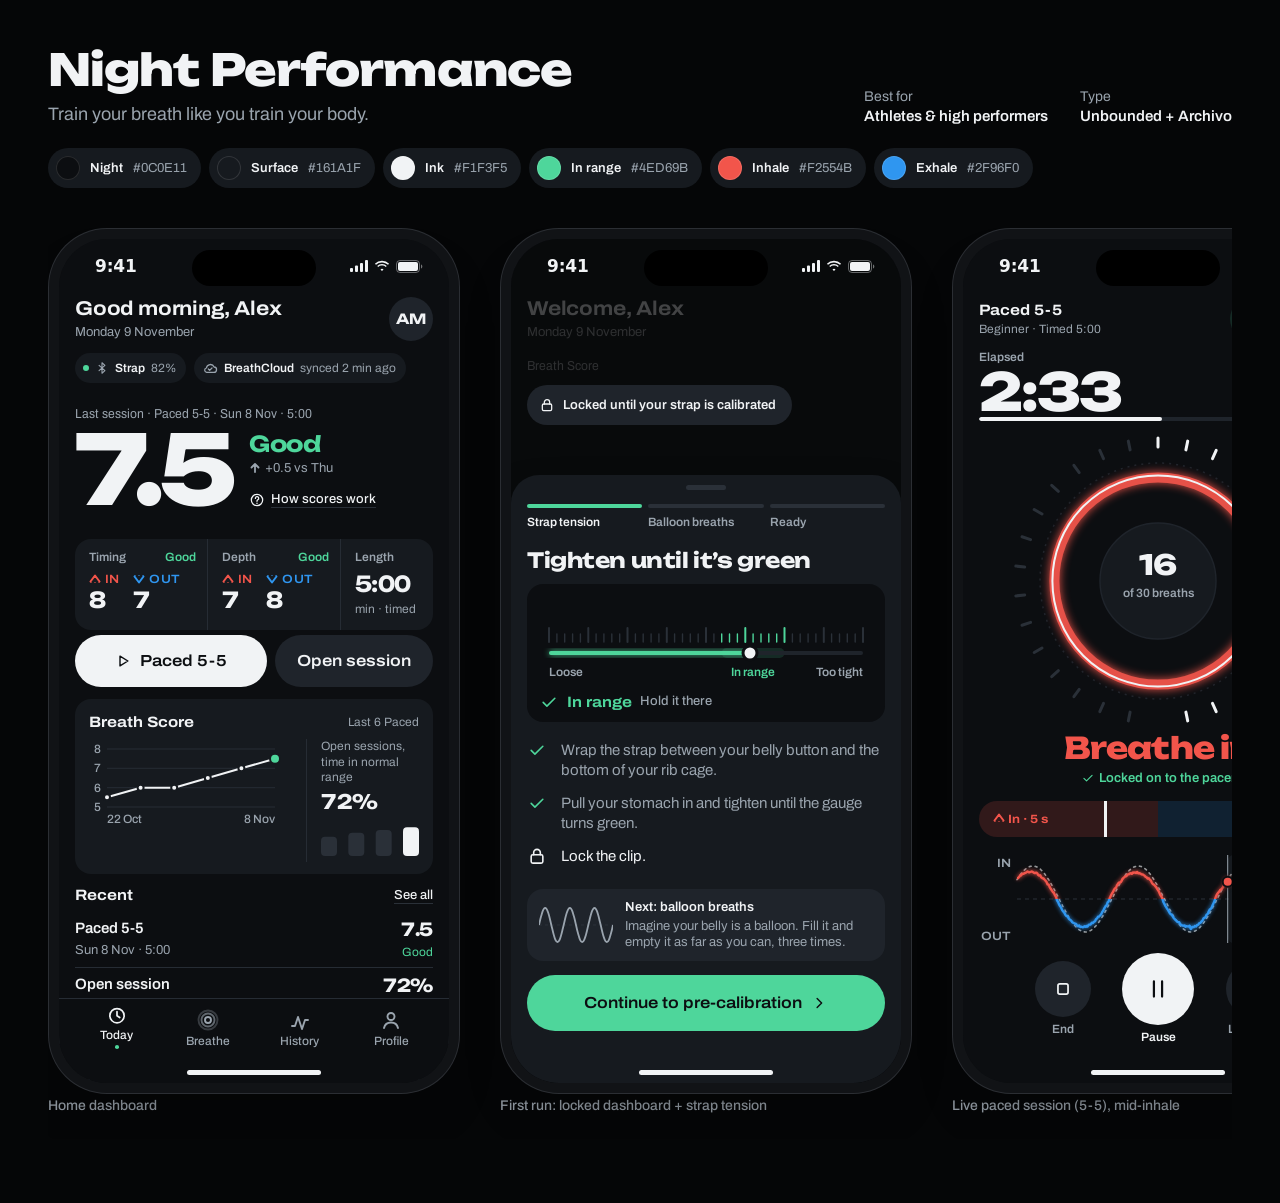
<file: directions/02-night-performance/index.html>
<!doctype html>
<html lang="en">
<head>
<meta charset="utf-8">
<meta name="viewport" content="width=device-width, initial-scale=1">
<title>Night Performance · BreathBand® directions</title>
<link rel="stylesheet" href="../../shared/fonts/fonts.css">
<link rel="stylesheet" href="../../shared/frame.css">
<style>
/* ===================== Tokens: 02 Night Performance ===================== */
:root {
  /* colour */
  --ground: #0C0E11;
  --surface: #161A1F;
  --surface-2: #1F242B;
  --surface-3: #2A3038;
  --line: #262C34;
  --ink: #F1F3F5;
  --ink-2: #9AA4AE;
  --ink-disabled: #5B636C;
  --mint: #4ED69B;          /* in range / good */
  --amber: #E8A23A;         /* low score (never the inhale red) */
  --inhale: #F2554B;
  --exhale: #2F96F0;
  --inhale-tint: rgba(242, 85, 75, .16);
  --exhale-tint: rgba(47, 150, 240, .14);
  --mint-tint: rgba(78, 214, 155, .14);
  --btn: #F1F3F5;
  --btn-ink: #0C0E11;
  --scrim: rgba(5, 6, 8, .62);

  /* type */
  --font-display: 'Unbounded', system-ui, sans-serif;
  --font-ui: 'Archivo', system-ui, sans-serif;
  --fs-hero: 96px;
  --fs-timer: 52px;
  --fs-num: 22px;
  --fs-title: 20px;
  --fs-body: 15px;
  --fs-label: 13px;
  --fs-micro: 12px;
  --wide: 112%;             /* Archivo expanded, for UI headings */
  --semi: 92%;              /* Archivo semi-condensed, for meta */

  /* shape + space */
  --r-card: 16px;
  --r-sheet: 28px;
  --r-pill: 999px;
  --s1: 4px; --s2: 8px; --s3: 12px; --s4: 16px; --s5: 24px; --s6: 32px; --s7: 48px;
  --gutter: 16px;

  /* depth: tone steps only; glow is reserved for live data marks */
  --shadow-float: 0 18px 40px -12px rgba(0, 0, 0, .7);
  --glow-data: 2.4;         /* feGaussianBlur stdDeviation on live traces */

  /* motion */
  --dur-fast: 160ms;
  --dur-base: 300ms;
  --ease-out: cubic-bezier(.16, 1, .3, 1);
  --ease-breath: cubic-bezier(.37, 0, .63, 1);   /* sine in-out: the pacer */

  /* icons */
  --icon-stroke: 1.9;

  /* frame */
  --frame-ground: var(--ground);
  --status-ink: var(--ink);
  --page-ground: #050607;
  --page-ink-2: #8C949C;
}

::selection { background: var(--mint); color: var(--btn-ink); }

/* ===================== Direction page ===================== */
.dir-head {
  display: grid;
  grid-template-columns: minmax(0, 1fr) auto;
  gap: 24px 48px;
  align-items: end;
  margin-bottom: 40px;
  color: var(--ink);
  font-family: var(--font-ui);
}
.dir-head h1 {
  margin: 0;
  font: 800 44px/1 var(--font-display);
  letter-spacing: -0.02em;
}
.dir-head p { margin: 12px 0 0; font-size: 18px; color: var(--ink-2); }
.dir-meta { display: flex; gap: 32px; font-size: 14px; color: var(--ink-2); }
.dir-meta b { display: block; color: var(--ink); font-weight: 600; font-size: 15px; margin-top: 4px; }
.swatches { grid-column: 1 / -1; display: flex; gap: 8px; margin: 0; padding: 0; list-style: none; }
.swatches li { display: flex; align-items: center; gap: 10px; padding: 8px 14px 8px 8px; background: var(--surface); border-radius: var(--r-pill); font-size: 13px; color: var(--ink-2); }
.swatches i { width: 24px; height: 24px; border-radius: 50%; box-shadow: inset 0 0 0 1px rgba(255,255,255,.12); }
.swatches b { color: var(--ink); font-weight: 600; }
.bb-shot > figcaption { color: var(--page-ink-2); font-family: var(--font-ui); }

/* ===================== Screen base ===================== */
.scr {
  position: absolute;
  inset: 0;
  color: var(--ink);
  font: 400 var(--fs-body)/1.4 var(--font-ui);
  font-variant-numeric: tabular-nums;
  background: var(--ground);
}
.num { font-family: var(--font-display); font-weight: 700; letter-spacing: -0.02em; font-variant-numeric: tabular-nums; }
.muted { color: var(--ink-2); }
.good { color: var(--mint); }
.low { color: var(--amber); }
.in-c { color: var(--inhale); }
.out-c { color: var(--exhale); }
.row { display: flex; align-items: center; }
.between { justify-content: space-between; }
.gap8 { gap: 8px; }
h2, h3, h4, p { margin: 0; }
button { background: none; border: 0; padding: 0; cursor: pointer; }
:focus-visible { outline: 2px solid var(--mint); outline-offset: 2px; }

.btn {
  display: inline-flex; align-items: center; justify-content: center; gap: 8px;
  height: 52px; padding: 0 22px; border-radius: var(--r-pill);
  font: 600 16px/1 var(--font-ui); font-stretch: var(--wide); white-space: nowrap;
  transition: transform var(--dur-fast) var(--ease-out);
}
.btn:active { transform: scale(.97); }
.btn-primary { background: var(--btn); color: var(--btn-ink); }
.btn-quiet { background: var(--surface-2); color: var(--ink); }
.btn-go { background: var(--mint); color: var(--btn-ink); }
.btn[disabled] { background: var(--surface-2); color: var(--ink-disabled); }
.link {
  display: inline-flex; align-items: center; gap: 6px; min-height: 44px;
  color: var(--ink); font: 500 var(--fs-label)/1 var(--font-ui);
  text-decoration: underline; text-decoration-color: var(--surface-3); text-underline-offset: 4px;
}
.card { background: var(--surface); border-radius: var(--r-card); }

/* tab bar */
.tabbar {
  position: absolute; left: 0; right: 0; bottom: 0; height: 84px;
  padding: 6px 12px 34px; display: grid; grid-template-columns: repeat(4, 1fr);
  background: var(--ground); box-shadow: 0 -1px 0 var(--line);
  z-index: 20;
}
.tab { display: flex; flex-direction: column; align-items: center; justify-content: center; gap: 3px; min-height: 44px; color: var(--ink-2); font: 500 var(--fs-micro)/1 var(--font-ui); }
.tab.is-on { color: var(--ink); }
.tab.is-on::after { content: ''; width: 4px; height: 4px; border-radius: 50%; background: var(--mint); margin-top: 1px; }

/* wave styling (shared classes from BB.waveSVG) */
.bb-w-mid { stroke: var(--surface-3); stroke-width: 1; }
.bb-w-pacer { stroke: rgba(241, 243, 245, .6); stroke-dasharray: 2 4; stroke-linecap: round; }
.bb-w-in { stroke: var(--inhale); stroke-linecap: round; }
.bb-w-out { stroke: var(--exhale); stroke-linecap: round; }
.bb-w-label { font: 600 var(--fs-micro) var(--font-ui); font-stretch: var(--wide); fill: var(--ink-2); }
.bb-w-tick { font: 500 var(--fs-micro) var(--font-ui); fill: var(--ink-2); }

/* ===================== 1 · Home ===================== */
.home .top { position: absolute; top: 58px; left: var(--gutter); right: var(--gutter); }
.greet { font: 700 var(--fs-title)/1.15 var(--font-ui); font-stretch: var(--wide); letter-spacing: -0.01em; }
.top .sub { color: var(--ink-2); font-size: var(--fs-label); margin-top: 3px; }
.avatar { width: 44px; height: 44px; border-radius: 50%; background: var(--surface-2); font: 700 14px/44px var(--font-display); color: var(--ink); text-align: center; }
.status-row { display: flex; gap: 8px; margin-top: 12px; }
.chip { display: inline-flex; align-items: center; gap: 6px; height: 30px; padding: 0 10px 0 8px; border-radius: var(--r-pill); background: var(--surface); font-size: var(--fs-micro); color: var(--ink-2); white-space: nowrap; }
.chip b { color: var(--ink); font-weight: 600; }
.chip .dot { width: 6px; height: 6px; border-radius: 50%; background: var(--mint); }

.hero { position: absolute; top: 166px; left: var(--gutter); right: var(--gutter); }
.hero .meta { font-size: var(--fs-label); color: var(--ink-2); font-stretch: var(--semi); }
.hero-row { display: flex; align-items: flex-end; gap: 16px; margin-top: 2px; }
.big { font: 800 var(--fs-hero)/.92 var(--font-display); letter-spacing: -0.045em; }
.hero-side { padding-bottom: 6px; display: flex; flex-direction: column; gap: 4px; }
.hero-side .word { font: 700 22px/1 var(--font-display); letter-spacing: -0.02em; }
.hero-side .delta { display: inline-flex; align-items: center; gap: 4px; font-size: var(--fs-label); color: var(--ink-2); white-space: nowrap; }
.hero-side .link { min-height: 36px; margin-bottom: -10px; }

.strip {
  position: absolute; top: 300px; left: var(--gutter); right: var(--gutter);
  display: grid; grid-template-columns: 1.15fr 1.15fr .8fr; background: var(--surface); border-radius: var(--r-card);
}
.cell { padding: 12px 12px 12px 14px; }
.cell + .cell { box-shadow: -1px 0 0 var(--line); }
.cell h4 { font: 600 var(--fs-micro)/1 var(--font-ui); color: var(--ink-2); display: flex; justify-content: space-between; }
.cell h4 span { font-weight: 600; }
.io { display: flex; gap: 14px; margin-top: 10px; }
.io div { display: flex; flex-direction: column; gap: 4px; }
.io small { font: 600 12px/1 var(--font-ui); font-stretch: var(--wide); letter-spacing: .02em; display: inline-flex; align-items: center; gap: 4px; }
.io .num { font-size: var(--fs-num); line-height: 1; }
.cell .num.solo { display: block; margin-top: 10px; font-size: var(--fs-num); line-height: 1; }
.cell .unit { display: block; font-size: 12px; color: var(--ink-2); margin-top: 6px; }

.quick { position: absolute; top: 396px; left: var(--gutter); right: var(--gutter); display: grid; grid-template-columns: 1.3fr 1fr; gap: 8px; }

.trend { position: absolute; top: 460px; left: var(--gutter); right: var(--gutter); padding: 14px 14px 12px; }
.trend h3, .recent h3 { font: 700 var(--fs-body)/1.2 var(--font-ui); font-stretch: var(--wide); }
.trend .split { display: grid; grid-template-columns: 1fr 112px; gap: 14px; margin-top: 8px; }
.trend .open { box-shadow: -1px 0 0 var(--line); padding-left: 14px; display: flex; flex-direction: column; }
.trend .open p { font-size: var(--fs-micro); color: var(--ink-2); line-height: 1.3; }
.trend .open .num { font-size: 20px; margin-top: 2px; }
.trend svg text { font: 500 var(--fs-micro) var(--font-ui); fill: var(--ink-2); }

.recent { position: absolute; top: 640px; left: var(--gutter); right: var(--gutter); }
.recent .row.head { height: 32px; }
.recent .link { min-height: 32px; }
.sess { display: flex; justify-content: space-between; align-items: center; min-height: 56px; box-shadow: 0 1px 0 var(--line); }
.sess .t { font-weight: 600; }
.sess .d { font-size: var(--fs-label); color: var(--ink-2); margin-top: 2px; }
.sess .r { text-align: right; }
.sess .r .num { font-size: 18px; }
.sess .r .w { display: block; font-size: var(--fs-micro); margin-top: 2px; }

/* ===================== 2 · Locked first run ===================== */
.locked .dim { position: absolute; inset: 0; filter: grayscale(1); opacity: .5; pointer-events: none; }
.locked .scrim { position: absolute; inset: 0; background: rgba(5, 6, 8, .5); }
.lockbadge {
  position: absolute; top: 146px; left: var(--gutter);
  display: inline-flex; align-items: center; gap: 8px; height: 40px; padding: 0 16px 0 12px;
  background: var(--surface-2); border-radius: var(--r-pill); font: 600 var(--fs-label)/1 var(--font-ui); color: var(--ink);
  white-space: nowrap;
}
.sheet {
  position: absolute; left: 0; right: 0; bottom: 0; top: 236px;
  background: var(--surface); border-radius: var(--r-sheet) var(--r-sheet) 0 0;
  box-shadow: var(--shadow-float); padding: 10px var(--gutter) 0;
}
.grabber { width: 40px; height: 5px; border-radius: 3px; background: var(--surface-3); margin: 0 auto 14px; }
.steps { display: grid; grid-template-columns: repeat(3, 1fr); gap: 6px; }
.steps li { list-style: none; font: 600 var(--fs-micro)/1 var(--font-ui); color: var(--ink-2); }
.steps li::before { content: ''; display: block; height: 4px; border-radius: 2px; background: var(--surface-3); margin-bottom: 8px; }
.steps li.is-now { color: var(--ink); }
.steps li.is-now::before { background: var(--mint); }
.steps { padding: 0; margin: 0; }
.sheet h3 { font: 700 21px/1.15 var(--font-display); letter-spacing: -0.02em; margin-top: 20px; }
.gauge { margin-top: 12px; background: var(--ground); border-radius: var(--r-card); padding: 12px 12px 10px; }
.gauge svg text { font: 600 var(--fs-micro) var(--font-ui); fill: var(--ink-2); }
.gauge .state { display: flex; align-items: center; gap: 8px; margin-top: 6px; font: 700 var(--fs-body)/1.2 var(--font-ui); font-stretch: var(--wide); color: var(--mint); }
.gauge .state span { color: var(--ink-2); font-weight: 500; font-stretch: 100%; font-size: var(--fs-label); }
.instr { list-style: none; margin: 12px 0 0; padding: 0; }
.instr li { display: grid; grid-template-columns: 24px 1fr; gap: 10px; align-items: start; padding: 7px 0; font-size: var(--fs-body); line-height: 1.3; }
.instr li .ic { color: var(--mint); margin-top: -1px; }
.instr li.is-now .ic { color: var(--ink); }
.instr li.done { color: var(--ink-2); }
.next {
  display: grid; grid-template-columns: 74px 1fr; gap: 12px; align-items: center;
  margin-top: 10px; padding: 10px 12px; background: var(--surface-2); border-radius: var(--r-card);
}
.next p { font-size: var(--fs-label); color: var(--ink-2); line-height: 1.3; }
.next p b { display: block; color: var(--ink); font-size: var(--fs-label); font-weight: 600; margin-bottom: 2px; }
.sheet .btn-go { width: 100%; margin-top: 14px; height: 56px; }

/* ===================== 3 · Live paced session ===================== */
.live .topbar { position: absolute; top: 58px; left: var(--gutter); right: var(--gutter); display: flex; justify-content: space-between; align-items: center; }
.live .topbar .t { font: 700 var(--fs-body)/1.2 var(--font-ui); font-stretch: var(--wide); }
.live .topbar .d { font-size: var(--fs-micro); color: var(--ink-2); margin-top: 2px; }
.sound { display: inline-flex; align-items: center; gap: 8px; height: 44px; padding: 0 14px 0 12px; border-radius: var(--r-pill); background: var(--mint-tint); color: var(--mint); font: 600 var(--fs-label)/1 var(--font-ui); }
.timer { position: absolute; top: 112px; left: var(--gutter); right: var(--gutter); display: flex; justify-content: space-between; align-items: flex-end; }
.timer small { display: block; font: 600 var(--fs-micro)/1 var(--font-ui); color: var(--ink-2); margin-bottom: 6px; }
.timer .el { font: 800 var(--fs-timer)/.9 var(--font-display); letter-spacing: -0.04em; }
.timer .rem { text-align: right; }
.timer .rem .num { font-size: 24px; color: var(--ink-2); }
.prog { position: absolute; top: 178px; left: var(--gutter); right: var(--gutter); height: 4px; border-radius: 2px; background: var(--surface-2); overflow: hidden; }
.prog i { display: block; height: 100%; background: var(--ink); border-radius: 2px; }
.pacer { position: absolute; top: 192px; left: 0; width: 390px; height: 300px; }
.pacer text { font-family: var(--font-ui); }
.cue { position: absolute; top: 494px; left: 0; right: 0; display: flex; flex-direction: column; align-items: center; }
.cue h3 { font: 800 30px/1 var(--font-display); letter-spacing: -0.03em; color: var(--inhale); display: inline-flex; align-items: center; gap: 10px; }
.cue p { font-size: var(--fs-label); color: var(--ink-2); margin-top: 6px; display: inline-flex; align-items: center; gap: 4px; }
.cue p.good { color: var(--mint); font-weight: 600; }
.phase { position: absolute; top: 562px; left: var(--gutter); right: var(--gutter); height: 36px; display: grid; grid-template-columns: 1fr 1fr; border-radius: var(--r-pill); overflow: hidden; font: 700 var(--fs-micro)/36px var(--font-ui); font-stretch: var(--wide); }
.phase span { padding: 0 14px; }
.phase .pin { background: var(--inhale-tint); color: var(--inhale); }
.phase .pout { background: var(--exhale-tint); color: var(--exhale); text-align: right; }
.phase .cursor { position: absolute; top: -4px; bottom: -4px; width: 3px; border-radius: 2px; background: var(--ink); }
.strip-live { position: absolute; top: 610px; left: var(--gutter); right: var(--gutter); height: 100px; }
.ctrls { position: absolute; top: 722px; left: 0; right: 0; display: grid; grid-template-columns: 1fr auto 1fr; align-items: start; padding: 0 40px; }
.ctrl { display: flex; flex-direction: column; align-items: center; gap: 6px; font: 600 var(--fs-micro)/1 var(--font-ui); color: var(--ink-2); }
.ctrl .b { width: 56px; height: 56px; border-radius: 50%; background: var(--surface-2); color: var(--ink); display: grid; place-items: center; }
.ctrl.main .b { width: 72px; height: 72px; background: var(--btn); color: var(--btn-ink); }
.ctrl.main { margin-top: -8px; color: var(--ink); }

/* ===================== 4 · Review ===================== */
.review .nav { position: absolute; top: 54px; left: 8px; right: var(--gutter); height: 44px; display: flex; align-items: center; justify-content: space-between; }
.review .nav .back { display: inline-flex; align-items: center; gap: 2px; min-height: 44px; padding-right: 8px; font: 600 var(--fs-body)/1 var(--font-ui); }
.review .nav .when { font-size: var(--fs-label); color: var(--ink-2); }
.rbody { position: absolute; top: 98px; left: var(--gutter); right: var(--gutter); display: flex; flex-direction: column; gap: 6px; }
.rhero { display: flex; align-items: flex-end; gap: 16px; }
.rhero .big { font-size: 74px; }
.rhero .side { padding-bottom: 6px; }
.rhero .side .word { font: 700 22px/1 var(--font-display); letter-spacing: -0.02em; }
.rhero .side p { font-size: var(--fs-label); color: var(--ink-2); margin-top: 4px; line-height: 1.3; }
.scores { padding: 2px 14px 4px; margin-top: 4px; }
.scores table { width: 100%; border-collapse: collapse; }
.scores th { font: 600 var(--fs-micro)/1 var(--font-ui); color: var(--ink-2); text-align: right; padding: 8px 0 6px; }
.scores th:first-child { text-align: left; }
.scores th span { display: inline-flex; align-items: center; gap: 5px; font-stretch: var(--wide); color: var(--ink); }
.scores td { padding: 5px 0; text-align: right; box-shadow: 0 -1px 0 var(--line); }
.scores td:first-child { text-align: left; font-weight: 600; }
.scores td .num { font-size: 20px; line-height: 1; margin-right: 4px; }
.scores td .w { font-size: var(--fs-micro); display: inline-block; width: 52px; text-align: left; }
.scores tr.sec td { color: var(--ink-2); }
.scores tr.sec td:first-child { font-weight: 500; }
.scores tr.sec .num { font-size: 16px; color: var(--ink-2); }
.scores tr.sec td small { display: block; font-size: 12px; font-weight: 400; }
.how { padding: 8px 14px 10px; background: var(--surface-2); }
.how .row { justify-content: space-between; }
.how h4 { font: 600 var(--fs-label)/1.2 var(--font-ui); display: inline-flex; gap: 6px; align-items: center; }
.how p { font-size: var(--fs-micro); color: var(--ink-2); margin-top: 6px; line-height: 1.35; }
.how svg text { font: 600 12px var(--font-ui); fill: var(--ink); }
.how svg text.k { fill: var(--ink-2); font-weight: 500; }
.wavecard { padding: 10px 0 8px; }
.chips { display: flex; gap: 6px; padding: 0 10px; }
.zchip { height: 32px; min-width: 44px; padding: 0 10px; border-radius: var(--r-pill); font: 600 var(--fs-micro)/32px var(--font-ui); color: var(--ink-2); background: var(--surface-2); position: relative; }
.zchip::after { content: ''; position: absolute; inset: -6px 0; } /* 44px hit area */
.zchip.is-on { background: var(--ink); color: var(--btn-ink); }
.wavecard .key { display: flex; gap: 12px; padding: 4px 12px 0; font-size: var(--fs-micro); color: var(--ink-2); align-items: center; flex-wrap: wrap; }
.wavecard .key i { display: inline-block; width: 14px; height: 0; border-top: 2px solid; vertical-align: middle; margin-right: 4px; }
.wavecard .key i.p { border-top: 2px dotted rgba(241, 243, 245, .6); }
.wavecard .key i.d { width: 6px; height: 6px; border: 0; border-radius: 50%; background: var(--mint); }
.mini { display: flex; align-items: center; gap: 8px; padding: 6px 12px 0; font-size: var(--fs-micro); color: var(--ink-2); }
.mini .bar { flex: 1; height: 6px; border-radius: 3px; background: var(--surface-3); position: relative; }
.mini .bar i { position: absolute; top: 0; bottom: 0; border-radius: 3px; background: var(--ink); }
.note { padding: 0 2px; }
.note h4 { font: 600 var(--fs-micro)/1 var(--font-ui); color: var(--ink-2); }
.note p { font-size: var(--fs-body); line-height: 1.35; margin-top: 4px; display: -webkit-box; -webkit-line-clamp: 2; -webkit-box-orient: vertical; overflow: hidden; }
.actions {
  position: absolute; left: 0; right: 0; bottom: 0; height: 104px;
  padding: 10px var(--gutter) 34px; background: var(--ground); box-shadow: 0 -1px 0 var(--line);
  display: grid; grid-template-columns: 1fr 1fr; gap: 8px; z-index: 5;
}
.actions .btn { height: 56px; padding: 0 12px; font-size: 15px; }
.actions .btn-quiet .good { display: inline-flex; }

/* ===================== iPad-free; reduced motion ===================== */
@media (prefers-reduced-motion: reduce) {
  .btn { transition: none; }
}
</style>
</head>
<body>
<main class="bb-page">
  <header class="dir-head" id="dirHead"></header>
  <div class="bb-row">
    <figure class="bb-shot" data-screen="home"><div class="bb-phone" id="ph-home"></div><figcaption>Home dashboard</figcaption></figure>
    <figure class="bb-shot" data-screen="locked"><div class="bb-phone" id="ph-locked"></div><figcaption>First run: locked dashboard + strap tension</figcaption></figure>
    <figure class="bb-shot" data-screen="live"><div class="bb-phone" id="ph-live"></div><figcaption>Live paced session (5-5), mid-inhale</figcaption></figure>
    <figure class="bb-shot" data-screen="review"><div class="bb-phone" id="ph-review"></div><figcaption>Session review (paced)</figcaption></figure>
  </div>
</main>

<script src="../../shared/mock-data.js"></script>
<script src="../../shared/directions.js"></script>
<script src="../../shared/bb.js"></script>
<script>
(function () {
  'use strict';
  var D = BB_DATA, B = BB, P = D.latestPaced, O = D.latestOpen;
  var DIR = BB_DIRECTIONS.filter(function (d) { return d.id === '02-night-performance'; })[0];
  var word = D.helpers.scoreWord, fmt = D.helpers.formatScore;
  var r1 = function (n) { return Math.round(n * 10) / 10; };

  function tone(score) {
    var b = word(score).band;
    return b === 'high' || b === 'good' ? 'good' : b === 'low' ? 'low' : '';
  }
  // glow filter, used on live / recorded data marks only
  var gid = 0;
  function glowDef(std) {
    gid += 1;
    var id = 'glow' + gid;
    return { id: id, def: '<filter id="' + id + '" x="-20%" y="-60%" width="140%" height="220%" color-interpolation-filters="sRGB">' +
      '<feGaussianBlur stdDeviation="' + (std || 2.4) + '" result="b"/><feMerge><feMergeNode in="b"/><feMergeNode in="SourceGraphic"/></feMerge></filter>' };
  }
  function glowWave(svg) {
    var g = glowDef(2.2);
    return svg.replace('<defs>', '<defs>' + g.def).replace(/class="bb-w-(in|out)"/g, 'class="bb-w-$1" filter="url(#' + g.id + ')"');
  }
  function upArrow() {
    return '<svg width="12" height="12" viewBox="0 0 12 12" aria-hidden="true"><path d="M6 10V2.5M2.5 5.5 6 2l3.5 3.5" fill="none" stroke="currentColor" stroke-width="1.8" stroke-linecap="round" stroke-linejoin="round"/></svg>';
  }
  // non-colour inhale/exhale markers: a peak above a line (in), a trough below a line (out)
  function inMark() {
    return '<svg width="12" height="10" viewBox="0 0 12 10" aria-hidden="true"><path d="M1 8.5h10" stroke="currentColor" stroke-opacity=".5" stroke-width="1.2" stroke-dasharray="2 2"/><path d="M1.5 7.5 6 1.5l4.5 6" fill="none" stroke="var(--inhale)" stroke-width="2" stroke-linecap="round" stroke-linejoin="round"/></svg>';
  }
  function outMark() {
    return '<svg width="12" height="10" viewBox="0 0 12 10" aria-hidden="true"><path d="M1 1.5h10" stroke="currentColor" stroke-opacity=".5" stroke-width="1.2" stroke-dasharray="2 2"/><path d="M1.5 2.5 6 8.5l4.5-6" fill="none" stroke="var(--exhale)" stroke-width="2" stroke-linecap="round" stroke-linejoin="round"/></svg>';
  }
  function phone(id, html) {
    document.getElementById(id).innerHTML = B.statusBar() + '<div class="bb-screen">' + html + '</div>' + B.homeIndicator();
  }
  function tabbar(on) {
    var tabs = [['today', 'Today'], ['breathe', 'Breathe'], ['history', 'History'], ['profile', 'Profile']];
    return '<nav class="tabbar" aria-label="Main">' + tabs.map(function (t) {
      return '<button class="tab' + (t[0] === on ? ' is-on' : '') + '"' + (t[0] === on ? ' aria-current="page"' : '') + '>' + B.icon(t[0], 24) + t[1] + '</button>';
    }).join('') + '</nav>';
  }

  // ------------------------------------------------------------ page header
  document.getElementById('dirHead').innerHTML =
    '<div><h1>' + DIR.name + '</h1><p>' + DIR.positioning + '</p></div>' +
    '<div class="dir-meta"><div>Best for<b>' + DIR.bestFor + '</b></div><div>Type<b>' + DIR.fonts.join(' + ') + '</b></div></div>' +
    '<ul class="swatches">' + DIR.swatches.map(function (s) {
      return '<li><i style="background:' + s.hex + '"></i><b>' + s.name + '</b> ' + s.hex + '</li>';
    }).join('') + '</ul>';

  // ------------------------------------------------------------ shared bits
  var pacedHist = D.sessions.filter(function (s) { return s.type === 'Paced'; });
  var openHist = D.sessions.filter(function (s) { return s.type === 'Open'; });
  var prev = pacedHist[pacedHist.length - 2];
  var delta = P.scores.total - prev.scores.total;
  var deltaTxt = (delta >= 0 ? '+' : '−') + fmt(Math.abs(delta)) + ' vs ' + B.fmtDate(prev.date, true).split(' ')[0];

  function trendSVG() {
    var W = 196, H = 86, padL = 18, padR = 10, padT = 10, padB = 18;
    var vals = pacedHist.map(function (s) { return s.scores.total; });
    var lo = 5, hi = 8;
    var xy = vals.map(function (v, i) {
      return [r1(padL + i / (vals.length - 1) * (W - padL - padR)), r1(padT + (1 - (v - lo) / (hi - lo)) * (H - padT - padB))];
    });
    var s = '<svg width="' + W + '" height="' + H + '" viewBox="0 0 ' + W + ' ' + H + '" role="img" aria-label="Breath Score over the last ' + vals.length + ' Paced sessions, from ' + fmt(vals[0]) + ' to ' + fmt(vals[vals.length - 1]) + '">';
    [5, 6, 7, 8].forEach(function (g) {
      var y = r1(padT + (1 - (g - lo) / (hi - lo)) * (H - padT - padB));
      s += '<line x1="' + padL + '" x2="' + (W - padR) + '" y1="' + y + '" y2="' + y + '" stroke="var(--line)" stroke-width="1"/>' +
        '<text x="' + (padL - 6) + '" y="' + (y + 4) + '" text-anchor="end">' + g + '</text>';
    });
    s += '<path d="' + B.linePath(xy) + '" fill="none" stroke="var(--ink)" stroke-width="2" stroke-linejoin="round" stroke-linecap="round"/>';
    xy.forEach(function (p, i) {
      var last = i === xy.length - 1;
      s += '<circle cx="' + p[0] + '" cy="' + p[1] + '" r="' + (last ? 5 : 3) + '" fill="' + (last ? 'var(--mint)' : 'var(--ink)') + '" stroke="var(--surface)" stroke-width="2"/>';
    });
    s += '<text x="' + padL + '" y="' + (H - 2) + '">' + B.fmtDate(pacedHist[0].date) + '</text>' +
      '<text x="' + (W - padR) + '" y="' + (H - 2) + '" text-anchor="end">' + B.fmtDate(pacedHist[pacedHist.length - 1].date) + '</text>';
    return s + '</svg>';
  }
  function openBars() {
    var W = 98, H = 40, bw = 16, gap = (W - bw * openHist.length) / (openHist.length - 1);
    var s = '<svg width="' + W + '" height="' + H + '" viewBox="0 0 ' + W + ' ' + H + '" role="img" aria-label="Open sessions, time in normal range: ' +
      openHist.map(function (o) { return o.open.inRange + '%'; }).join(', ') + '">';
    openHist.forEach(function (o, i) {
      var h = Math.max(4, o.open.inRange / 100 * H), x = r1(i * (bw + gap));
      var last = i === openHist.length - 1;
      s += '<rect x="' + x + '" y="' + r1(H - h) + '" width="' + bw + '" height="' + r1(h) + '" rx="4" fill="' + (last ? 'var(--ink)' : 'var(--surface-3)') + '"/>';
    });
    return s + '</svg>';
  }

  // ------------------------------------------------------------ 1 · home
  (function () {
    var recent = D.sessions.slice(-4).reverse();
    var rows = recent.map(function (s) {
      var title = s.type === 'Paced' ? 'Paced ' + s.pacer : 'Open session';
      var meta = B.fmtDate(s.date, true) + ' · ' + B.fmtClock(s.duration);
      var right = s.type === 'Paced'
        ? '<span class="num">' + fmt(s.scores.total) + '</span><span class="w ' + tone(s.scores.total) + '">' + word(s.scores.total).word + '</span>'
        : '<span class="num">' + s.open.inRange + '%</span><span class="w muted">in range · ' + s.open.rate + ' br/min</span>';
      return '<div class="sess"><div><div class="t">' + title + '</div><div class="d">' + meta + '</div></div><div class="r">' + right + '</div></div>';
    }).join('');

    var cell = function (label, a, b) {
      var both = word(Math.min(a, b)).word === word(Math.max(a, b)).word ? word(a).word : word(a).word + ' / ' + word(b).word;
      return '<div class="cell"><h4>' + label + '<span class="' + tone(Math.min(a, b)) + '">' + both + '</span></h4>' +
        '<div class="io"><div><small class="in-c">' + inMark() + 'IN</small><span class="num">' + a + '</span></div>' +
        '<div><small class="out-c">' + outMark() + 'OUT</small><span class="num">' + b + '</span></div></div></div>';
    };

    phone('ph-home', '<div class="scr home">' +
      '<header class="top"><div class="row between"><div><h2 class="greet">Good morning, ' + D.user.firstName + '</h2>' +
        '<p class="sub">' + D.today.label + '</p></div><button class="avatar" aria-label="Profile">' + D.user.initials + '</button></div>' +
        '<div class="status-row"><span class="chip"><span class="dot"></span>' + B.icon('bluetooth', 14) + '<b>Strap</b> ' + D.device.battery + '%</span>' +
        '<span class="chip">' + B.icon('cloudCheck', 16) + '<b>BreathCloud</b> synced ' + D.cloud.lastSync + '</span></div></header>' +

      '<section class="hero" aria-label="Last session"><p class="meta">Last session · ' + P.pacerLabel + ' · ' + B.fmtDate(P.date, true) + ' · ' + P.durationLabel + '</p>' +
        '<div class="hero-row"><span class="big">' + fmt(P.scores.total) + '</span><div class="hero-side">' +
        '<span class="word ' + tone(P.scores.total) + '">' + word(P.scores.total).word + '</span>' +
        '<span class="delta">' + upArrow() + deltaTxt + '</span>' +
        '<a class="link" href="#how">' + B.icon('help', 16) + 'How scores work</a></div></div></section>' +

      '<div class="strip">' + cell('Timing', P.scores.timing.inhale, P.scores.timing.exhale) + cell('Depth', P.scores.depth.inhale, P.scores.depth.exhale) +
        '<div class="cell"><h4>Length</h4><span class="num solo">' + P.durationLabel + '</span><span class="unit">min · timed</span></div></div>' +

      '<div class="quick"><button class="btn btn-primary">' + B.icon('play', 18) + 'Paced 5-5</button>' +
        '<button class="btn btn-quiet">Open session</button></div>' +

      '<section class="card trend"><div class="row between"><h3>Breath Score</h3><span class="muted" style="font-size:12px">Last ' + pacedHist.length + ' Paced</span></div>' +
        '<div class="split"><div>' + trendSVG() + '</div>' +
        '<div class="open"><p>Open sessions, time in normal range</p><span class="num">' + O.metrics.inRange.value + '%</span><div style="margin-top:auto">' + openBars() + '</div></div></div></section>' +

      '<section class="recent"><div class="row between head"><h3>Recent</h3><a class="link" href="#history">See all</a></div>' + rows + '</section>' +
      tabbar('today') + '</div>');
  })();

  // ------------------------------------------------------------ 2 · locked first run
  (function () {
    var T = D.calibration.tension;
    var W = 334, x0 = 10, x1 = W - 10, y = 46;
    var X = function (v) { return r1(x0 + v * (x1 - x0)); };
    var g = glowDef(3);
    var ticks = '';
    for (var i = 0; i <= 40; i++) {
      var v = i / 40, major = i % 5 === 0, inR = v >= T.rangeLow - 1e-9 && v <= T.rangeHigh + 1e-9;
      ticks += '<line x1="' + X(v) + '" x2="' + X(v) + '" y1="' + (y - (major ? 14 : 8)) + '" y2="' + y + '" stroke="' + (inR ? 'var(--mint)' : 'var(--surface-3)') + '" stroke-width="' + (major ? 2 : 1.4) + '" stroke-linecap="round"/>';
    }
    var gauge = '<svg width="' + W + '" height="84" viewBox="0 0 ' + W + ' 84" role="img" aria-label="Strap tension gauge: needle inside the green in-range zone">' +
      '<defs>' + g.def + '</defs>' +
      '<rect x="' + X(T.rangeLow) + '" y="' + (y + 6) + '" width="' + r1(X(T.rangeHigh) - X(T.rangeLow)) + '" height="10" rx="5" fill="var(--mint-tint)"/>' +
      '<rect x="' + x0 + '" y="' + (y + 9) + '" width="' + r1(x1 - x0) + '" height="4" rx="2" fill="var(--surface-2)"/>' +
      '<rect x="' + x0 + '" y="' + (y + 9) + '" width="' + r1(X(T.value) - x0) + '" height="4" rx="2" fill="var(--mint)" filter="url(#' + g.id + ')"/>' +
      ticks +
      '<path d="M' + X(T.value) + ' ' + (y - 24) + 'v44" stroke="var(--ink)" stroke-width="3" stroke-linecap="round" filter="url(#' + g.id + ')"/>' +
      '<circle cx="' + X(T.value) + '" cy="' + (y + 11) + '" r="7" fill="var(--ink)" stroke="var(--ground)" stroke-width="3"/>' +
      '<text x="' + x0 + '" y="80">Loose</text>' +
      '<text x="' + r1((X(T.rangeLow) + X(T.rangeHigh)) / 2) + '" y="80" text-anchor="middle" style="fill:var(--mint)">In range</text>' +
      '<text x="' + x1 + '" y="80" text-anchor="end">Too tight</text></svg>';

    // next step preview: three maximal balloon breaths
    var nx = [], k;
    for (k = 0; k <= 60; k++) nx.push([r1(k / 60 * 74), r1(22 - 17 * Math.sin(k / 60 * Math.PI * 6))]);
    var nextSVG = '<svg width="74" height="44" viewBox="0 0 74 44" aria-hidden="true">' +
      '<line x1="0" x2="74" y1="22" y2="22" stroke="var(--surface-3)" stroke-dasharray="3 3"/>' +
      '<path d="' + B.smoothPath(nx) + '" fill="none" stroke="var(--ink-2)" stroke-width="1.8"/></svg>';

    var ghost = '<div class="scr" aria-hidden="true">' +
      '<header class="top" style="position:absolute;top:58px;left:16px;right:16px"><h2 class="greet">Welcome, ' + D.user.firstName + '</h2><p class="sub" style="color:var(--ink-2);font-size:13px;margin-top:3px">' + D.today.label + '</p></header>' +
      '<section class="hero" style="top:118px"><p class="meta">Breath Score</p></section>' +
      '<div class="strip" style="top:250px;height:84px"></div>' +
      '<div class="quick" style="top:346px"><button class="btn" disabled>Paced</button><button class="btn" disabled>Open session</button></div>' +
      '<section class="card trend" style="top:410px;height:150px"></section>' + tabbar('today') + '</div>';

    phone('ph-locked', '<div class="scr locked">' +
      '<div class="dim">' + ghost + '</div><div class="scrim"></div>' +
      '<div class="lockbadge">' + B.icon('lock', 16) + 'Locked until your strap is calibrated</div>' +
      '<section class="sheet" role="dialog" aria-label="Strap calibration"><div class="grabber"></div>' +
        '<ol class="steps" aria-label="Calibration steps"><li class="is-now" aria-current="step">Strap tension</li><li>Balloon breaths</li><li>Ready</li></ol>' +
        '<h3>Tighten until it’s green</h3>' +
        '<div class="gauge">' + gauge + '<div class="state">' + B.icon('check', 20) + 'In range <span>Hold it there</span></div></div>' +
        '<ol class="instr">' +
          '<li class="done"><span class="ic">' + B.icon('check', 20) + '</span>Wrap the strap between your belly button and the bottom of your rib cage.</li>' +
          '<li class="done"><span class="ic">' + B.icon('check', 20) + '</span>Pull your stomach in and tighten until the gauge turns green.</li>' +
          '<li class="is-now"><span class="ic">' + B.icon('lock', 20) + '</span>Lock the clip.</li></ol>' +
        '<div class="next">' + nextSVG + '<p><b>Next: balloon breaths</b>Imagine your belly is a balloon. Fill it and empty it as far as you can, three times.</p></div>' +
        '<button class="btn btn-go">Continue to pre-calibration' + B.icon('chevronRight', 18) + '</button>' +
      '</section></div>');
  })();

  // ------------------------------------------------------------ 3 · live paced session
  (function () {
    var L = B.liveState(), hz = P.sampleHz;
    var cx = 195, cy = 150, rMin = 58, rMax = 118;
    var rp = r1(rMin + L.pacerSize * (rMax - rMin)), ru = r1(rMin + L.userSize * (rMax - rMin));
    var diff = ru - rp, onPacer = Math.abs(diff) < 4;
    var status = onPacer ? 'Locked on to the pacer' : diff > 0 ? 'Slightly ahead of the pacer' : 'Slightly behind the pacer';
    var g = glowDef(5), g2 = glowDef(2);
    var bez = '';
    for (var i = 0; i < L.breathsTotal; i++) {
      var a = -Math.PI / 2 + i / L.breathsTotal * Math.PI * 2;
      var done = i < L.breathNumber - 1, now = i === L.breathNumber - 1;
      var r0 = 134, r2 = now ? 148 : 143;
      bez += '<line x1="' + r1(cx + Math.cos(a) * r0) + '" y1="' + r1(cy + Math.sin(a) * r0) + '" x2="' + r1(cx + Math.cos(a) * r2) + '" y2="' + r1(cy + Math.sin(a) * r2) +
        '" stroke="' + (now ? 'var(--inhale)' : done ? 'var(--ink)' : 'var(--surface-3)') + '" stroke-width="' + (now ? 4 : 3) + '" stroke-linecap="round"' + (now ? ' filter="url(#' + g2.id + ')"' : '') + '/>';
    }
    var ring = '<svg class="pacer" viewBox="0 0 390 300" role="img" aria-label="Circle pacer mid-inhale. Thin white ring is the pacer, glowing red ring is your breath, ' + status.toLowerCase() + '.">' +
      '<defs>' + g.def + g2.def + '</defs>' + bez +
      '<circle cx="' + cx + '" cy="' + cy + '" r="' + rMax + '" fill="none" stroke="var(--surface-2)" stroke-width="1.5" stroke-dasharray="2 5"/>' +
      '<circle cx="' + cx + '" cy="' + cy + '" r="' + rMin + '" fill="var(--surface)" stroke="var(--surface-2)" stroke-width="1.5"/>' +
      '<circle cx="' + cx + '" cy="' + cy + '" r="' + ru + '" fill="none" stroke="var(--inhale)" stroke-width="10" filter="url(#' + g.id + ')" opacity=".95"/>' +
      '<circle cx="' + cx + '" cy="' + cy + '" r="' + rp + '" fill="none" stroke="var(--ink)" stroke-width="2"/>' +
      '<text x="' + cx + '" y="' + (cy - 6) + '" text-anchor="middle" style="font:800 28px var(--font-display);fill:var(--ink);letter-spacing:-0.02em">' + L.breathNumber + '</text>' +
      '<text x="' + cx + '" y="' + (cy + 16) + '" text-anchor="middle" style="font:600 12px var(--font-ui);fill:var(--ink-2)">of ' + L.breathsTotal + ' breaths</text>' +
      '</svg>';

    // line pacer strip: last 20 s of you, pacer running 10 s ahead
    var SW = 358, SH = 100, pad = { l: 38, r: 4, t: 6, b: 6 };
    var box = { x: pad.l, y: pad.t, w: SW - pad.l - pad.r, h: SH - pad.t - pad.b };
    var t0 = L.t - 20, t1 = L.t + 10, midY = r1(box.y + box.h / 2);
    var pXY = B.toXY(B.slice(P.pacerWave, hz, t0, t1, 300), box, t0, t1, 4);
    var uXY = B.toXY(B.slice(P.userWave, hz, t0, L.t, 300), box, t0, t1, 4);
    var nowX = r1(box.x + (L.t - t0) / (t1 - t0) * box.w), nowY = r1(box.y + box.h / 2 - L.user / 4 * box.h / 2);
    var g3 = glowDef(2.2);
    var strip = '<svg width="' + SW + '" height="' + SH + '" viewBox="0 0 ' + SW + ' ' + SH + '" role="img" aria-label="Line pacer: the last 20 seconds of your breathing against the pacer, inhale above the line, exhale below">' +
      '<defs>' + g3.def + '<clipPath id="lsIn"><rect x="0" y="0" width="' + SW + '" height="' + midY + '"/></clipPath><clipPath id="lsOut"><rect x="0" y="' + midY + '" width="' + SW + '" height="' + SH + '"/></clipPath></defs>' +
      '<rect x="' + nowX + '" y="' + box.y + '" width="' + r1(box.x + box.w - nowX) + '" height="' + box.h + '" fill="var(--surface)" rx="6"/>' +
      '<line class="bb-w-mid" x1="' + box.x + '" x2="' + (box.x + box.w) + '" y1="' + midY + '" y2="' + midY + '" stroke-dasharray="4 4"/>' +
      '<path class="bb-w-pacer" d="' + B.smoothPath(pXY) + '" fill="none" stroke-width="1.6"/>' +
      '<path d="' + B.smoothPath(uXY) + '" fill="none" stroke="var(--inhale)" stroke-width="2.4" clip-path="url(#lsIn)" filter="url(#' + g3.id + ')"/>' +
      '<path d="' + B.smoothPath(uXY) + '" fill="none" stroke="var(--exhale)" stroke-width="2.4" clip-path="url(#lsOut)" filter="url(#' + g3.id + ')"/>' +
      '<line x1="' + nowX + '" x2="' + nowX + '" y1="' + box.y + '" y2="' + (box.y + box.h) + '" stroke="var(--ink-2)" stroke-width="1"/>' +
      '<circle cx="' + nowX + '" cy="' + nowY + '" r="5" fill="var(--inhale)" stroke="var(--ground)" stroke-width="2" filter="url(#' + g3.id + ')"/>' +
      '<text class="bb-w-label" x="' + (pad.l - 6) + '" y="' + (box.y + 12) + '" text-anchor="end">IN</text>' +
      '<text class="bb-w-label" x="' + (pad.l - 6) + '" y="' + (box.y + box.h - 3) + '" text-anchor="end">OUT</text>' +
      '<text class="bb-w-tick" x="' + (nowX + 8) + '" y="' + (box.y + box.h - 6) + '">Pacer ahead</text></svg>';

    phone('ph-live', '<div class="scr live">' +
      '<div class="topbar"><div><div class="t">' + P.pacerLabel + '</div><div class="d">' + D.user.skillLevel + ' · Timed ' + P.durationLabel + '</div></div>' +
        '<button class="sound" aria-pressed="true" aria-label="Musical note guidance on">' + B.icon('note', 18) + 'Notes on</button></div>' +
      '<div class="timer"><div><small>Elapsed</small><span class="el num">' + L.elapsed + '</span></div>' +
        '<div class="rem"><small>Left</small><span class="num">' + L.remaining + '</span></div></div>' +
      '<div class="prog" role="progressbar" aria-valuenow="' + Math.round(L.progress * 100) + '" aria-valuemin="0" aria-valuemax="100"><i style="width:' + r1(L.progress * 100) + '%"></i></div>' +
      ring +
      '<div class="cue"><h3>Breathe in</h3><p' + (onPacer ? ' class="good"' : '') + '>' + (onPacer ? B.icon('check', 14) + ' ' : '') + status + '</p></div>' +
      '<div class="phase" aria-hidden="true"><span class="pin">' + inMark() + ' In · 5 s</span><span class="pout">Out · 5 s ' + outMark() + '</span>' +
        '<i class="cursor" style="left:' + r1(L.phaseProgress * 0.5 * 100) + '%"></i></div>' +
      '<div class="strip-live">' + strip + '</div>' +
      '<div class="ctrls"><div class="ctrl"><button class="b" aria-label="End session">' + B.icon('stop', 22) + '</button>End</div>' +
        '<div class="ctrl main"><button class="b" aria-label="Pause">' + B.icon('pause', 28) + '</button>Pause</div>' +
        '<div class="ctrl"><button class="b" aria-label="Switch to line pacer">' + B.icon('history', 22) + '</button>Line view</div></div>' +
    '</div>');
  })();

  // ------------------------------------------------------------ 4 · review
  (function () {
    var S = P.scores, hz = P.sampleHz;
    var t0 = 150, t1 = 210, W = 358, H = 112;
    var pad = { l: 34, r: 18, t: 6, b: 32 };
    var svg = glowWave(B.waveSVG({
      samples: P.userWave, pacer: P.pacerWave, hz: hz, t0: t0, t1: t1, width: W, height: H, range: 4, pad: pad,
      ticks: true, stroke: 2.2, pacerStroke: 1.6,
      title: 'Your breathing against the pacer from 2:30 to 3:30. Inhale above the midline in red, exhale below in blue, pacer dotted.'
    }));
    // per-breath timing accuracy dots under each pacer peak
    var box = { x: pad.l, w: W - pad.l - pad.r };
    var peaks = B.breaths(P.userWave, hz);
    var dots = '';
    for (var tp = Math.ceil((t0 - 5) / 10) * 10 + 5; tp <= t1; tp += 10) {
      var best = null;
      peaks.forEach(function (b) { if (!best || Math.abs(b.peakT - tp) < Math.abs(best.peakT - tp)) best = b; });
      var dev = Math.abs(best.peakT - tp) / 5 * 100;
      var sc = Math.max(1, 10 - Math.floor(dev / 10));
      var x = r1(box.x + (tp - t0) / (t1 - t0) * box.w);
      dots += '<circle cx="' + x + '" cy="' + (H - 26) + '" r="3.5" fill="' + (sc >= 7 ? 'var(--mint)' : 'var(--amber)') + '"><title>Breath at ' + B.fmtClock(tp) + ': timing ' + sc + ' · ' + word(sc).word + '</title></circle>';
    }
    svg = svg.replace('</svg>', dots + '</svg>');

    var chips = D.timeAxis.map(function (c) {
      return '<button class="zchip' + (c === '60 s' ? ' is-on' : '') + '"' + (c === '60 s' ? ' aria-pressed="true"' : ' aria-pressed="false"') + '>' + c + '</button>';
    }).join('');

    var rowS = function (label, s, sec) {
      var cellS = function (v) { return '<td><span class="num">' + v + '</span><span class="w ' + (sec ? '' : tone(v)) + '">' + word(v).word + '</span></td>'; };
      return '<tr' + (sec ? ' class="sec"' : '') + '><td>' + label + (sec ? '<small>Secondary, not in total</small>' : '') + '</td>' + cellS(s.inhale) + cellS(s.exhale) + '</tr>';
    };

    // conversion scale: 10 cells, deviation band under the ends
    var conv = D.scoring.conversion, cw = 32.6, sc = '';
    conv.forEach(function (c, i) {
      var x = r1(i * cw);
      sc += '<rect x="' + x + '" y="0" width="' + r1(cw - 2) + '" height="22" rx="5" fill="' + (c.score >= 7 ? 'var(--mint-tint)' : c.score >= 5 ? 'var(--surface-3)' : 'rgba(232,162,58,.16)') + '"/>' +
        '<text x="' + r1(x + (cw - 2) / 2) + '" y="15" text-anchor="middle">' + c.score + '</text>';
    });
    var scale = '<svg width="326" height="22" viewBox="0 0 326 22" role="img" aria-label="Score scale: 0 to 10 percent off the pacer scores 10, each further 10 percent scores one less, 90 percent or more scores 1">' + sc + '</svg>';

    var dur = P.duration;
    phone('ph-review', '<div class="scr review">' +
      '<div class="nav"><button class="back">' + B.icon('chevronLeft', 24) + 'History</button><span class="when">' + B.fmtDate(P.date, true) + ' · ' + P.time + '</span></div>' +
      '<div class="rbody"><section class="rhero"><span class="big">' + fmt(S.total) + '</span><div class="side">' +
        '<span class="word ' + tone(S.total) + '">' + word(S.total).word + '</span>' +
        '<p>Total Breath Score · ' + deltaTxt + '<br>' + P.pacerLabel + ' · ' + P.durationLabel + ' · ' + P.skillLevel + '</p></div></section>' +
      '<section class="card scores"><table><thead><tr><th>Accuracy</th><th><span>' + inMark() + 'Inhale</span></th><th><span>' + outMark() + 'Exhale</span></th></tr></thead><tbody>' +
        rowS('Timing', S.timing) + rowS('Depth', S.depth) + rowS('Smoothness', S.smoothness, true) + '</tbody></table></section>' +
      '<section class="card how" id="how" aria-label="How scores work"><div class="row"><h4>' + B.icon('help', 16) + 'How scores work</h4><button class="link" aria-label="Close" style="min-height:24px">' + B.icon('close', 16) + '</button></div>' +
        '<div style="margin-top:6px">' + scale + '</div>' +
        '<p>Within 10% of the pacer scores 10. Each further 10% off costs a point; past 1 SD scores 1.</p></section>' +
      '<section class="card wavecard"><div class="chips" role="group" aria-label="Time axis">' + chips + '</div>' + svg +
        '<div class="mini"><span>' + B.fmtClock(t0) + '–' + B.fmtClock(t1) + '</span><span class="bar"><i style="left:' + r1(t0 / dur * 100) + '%;width:' + r1((t1 - t0) / dur * 100) + '%"></i></span><span>' + P.durationLabel + '</span></div>' +
        '<div class="key"><span><i class="p"></i>Pacer</span><span><i style="border-color:var(--inhale)"></i>In</span><span><i style="border-color:var(--exhale)"></i>Out</span><span><i class="d"></i>Breath on time</span></div></section>' +
      '<section class="note"><h4>Session note</h4><p>' + P.note + '</p></section></div>' +
      '<div class="actions"><button class="btn btn-primary">' + B.icon('pdf', 20) + 'Export PDF</button>' +
        '<button class="btn btn-quiet"><span class="good">' + B.icon('cloudCheck', 20) + '</span>BreathCloud</button></div>' +
    '</div>');
  })();

  B.initPage();
})();
</script>
</body>
</html>
</file>
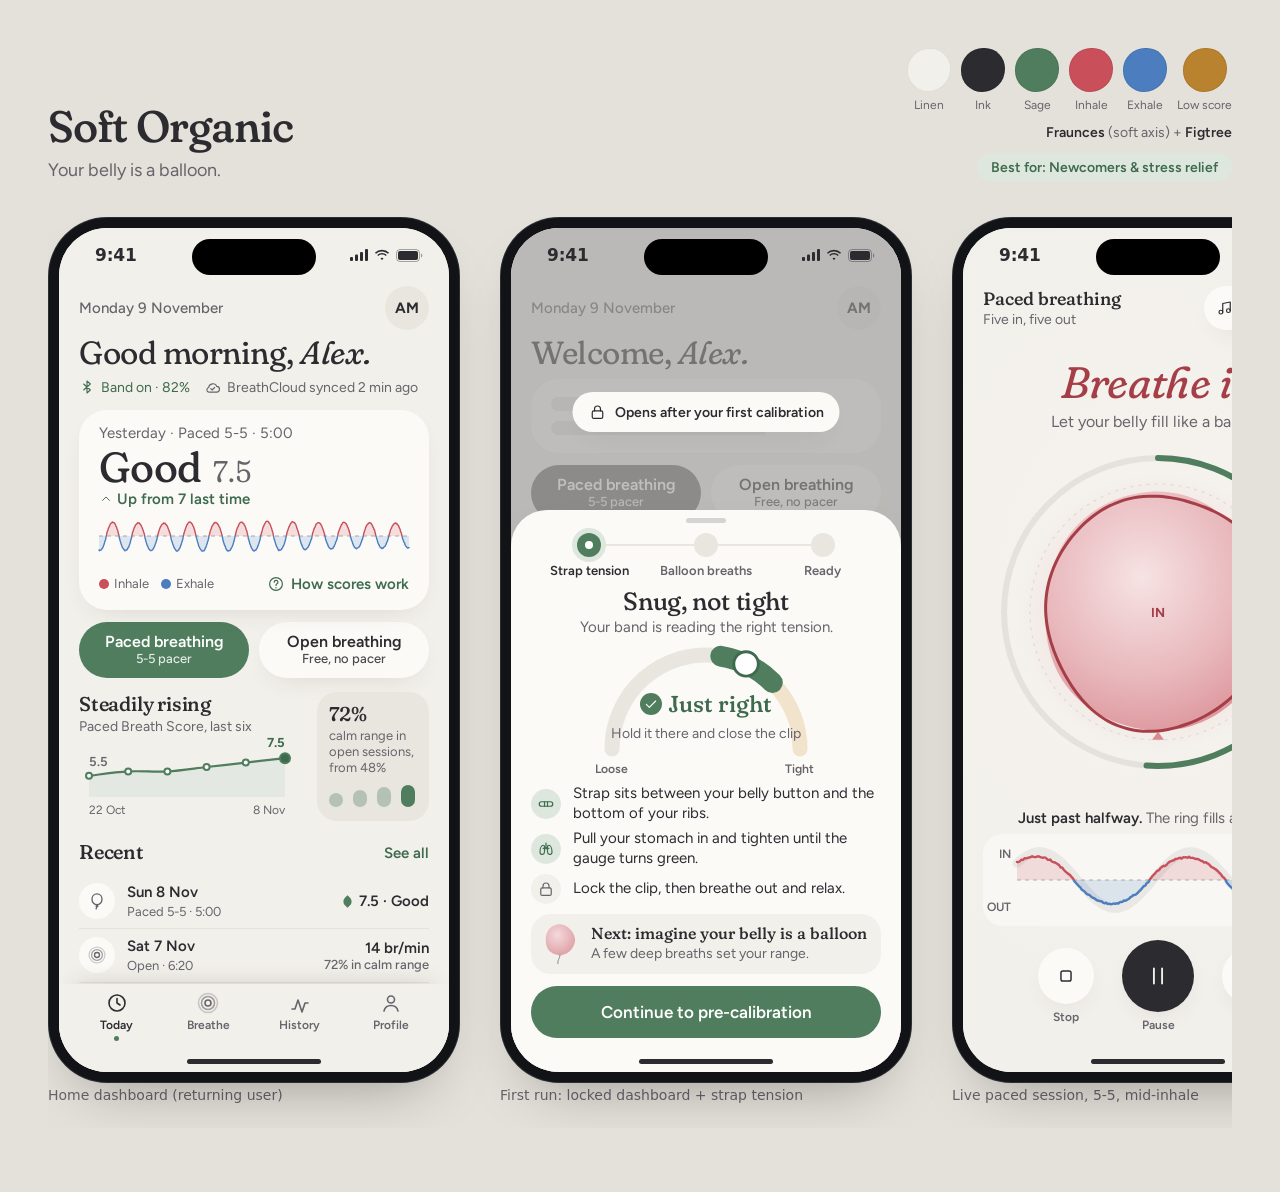
<file: directions/03-soft-organic/index.html>
<!doctype html>
<html lang="en">
<head>
<meta charset="utf-8">
<meta name="viewport" content="width=device-width, initial-scale=1">
<title>Soft Organic · BreathBand®</title>
<link rel="stylesheet" href="../../shared/fonts/fonts.css">
<link rel="stylesheet" href="../../shared/frame.css">
<style>
/* ===================================================================
   03 Soft Organic: design tokens (the future BreathbandTheme values)
   =================================================================== */
:root {
  /* colour */
  --linen: #F2F0EB;
  --surface: #FBFAF7;
  --surface-sunk: #E9E6DF;
  --ink: #2C2B30;
  --ink-2: #66646B;
  --ink-3: #8C8A90;          /* non-text marks only */
  --sage: #4F7D5E;
  --sage-deep: #3E6A4D;
  --sage-tint: #DDE7DE;
  --clay: #B9822E;           /* low score band (marks) */
  --clay-ink: #8A5F1E;       /* low score band (text) */
  --clay-tint: #F1E3CC;
  --inhale: #C9505A;
  --inhale-ink: #A63E48;     /* inhale text, AA on linen */
  --inhale-tint: rgba(201, 80, 90, .17);
  --exhale: #4B7DBF;
  --exhale-ink: #3A68A8;     /* exhale text, AA on linen */
  --exhale-tint: rgba(75, 125, 191, .17);
  --pacer-ghost: rgba(44, 43, 48, .075);
  --scrim: rgba(44, 43, 48, .28);

  /* type */
  --font-display: 'Fraunces', Georgia, serif;
  --font-ui: 'Figtree', system-ui, sans-serif;
  --soft: "SOFT" 100;
  --t-hero: 50px;
  --t-display: 34px;
  --t-title: 22px;
  --t-body: 16px;
  --t-small: 15px;
  --t-meta: 13px;

  /* shape + space */
  --r-xl: 36px;
  --r-lg: 28px;
  --r-md: 20px;
  --r-pill: 999px;
  --s1: 8px; --s2: 16px; --s3: 24px; --s4: 40px; --s5: 64px;
  --gutter: 20px;

  /* depth: soft, diffuse, low contrast */
  --shadow-rest: 0 10px 28px -14px rgba(60, 52, 40, .16);
  --shadow-float: 0 24px 48px -18px rgba(60, 52, 40, .28);

  /* motion (documented for the real theme; mockups are still frames) */
  --ease-breath: cubic-bezier(.37, 0, .63, 1);   /* sine in-out */
  --dur-breath: 5000ms;
  --dur-ui: 700ms;

  /* frame */
  --frame-ground: var(--linen);
  --status-ink: var(--ink);
  --page-ground: #E4E1DA;
  --page-ink-2: var(--ink-2);
  --icon-stroke: 1.6;
}

::selection { background: var(--sage-tint); color: var(--ink); }
:focus-visible { outline: 2px solid var(--sage); outline-offset: 3px; }

body { font-family: var(--font-ui); color: var(--ink); }
.bb-shot { margin: 0; }

/* ---------------- page header (outside the frames) ---------------- */
.page-head { display: flex; gap: 48px; align-items: flex-end; justify-content: space-between; margin-bottom: 36px; max-width: 1760px; }
.page-head h1 { font: 500 44px/1.05 var(--font-display); font-variation-settings: var(--soft); letter-spacing: -0.02em; margin: 0 0 10px; }
.page-head p { margin: 0; font-size: 18px; color: var(--ink-2); }
.page-meta { display: flex; flex-direction: column; gap: 12px; align-items: flex-end; }
.swatches { display: flex; gap: 10px; list-style: none; margin: 0; padding: 0; }
.swatches li { display: flex; flex-direction: column; align-items: center; gap: 6px; font-size: 12px; color: var(--ink-2); }
.swatches span { width: 44px; height: 44px; border-radius: 50% 46% 52% 48%; box-shadow: inset 0 0 0 1px rgba(0,0,0,.08); }
.page-fonts { font-size: 14px; color: var(--ink-2); }
.page-fonts b { font-weight: 600; color: var(--ink); }
.tag { display: inline-flex; align-items: center; height: 28px; padding: 0 14px; border-radius: var(--r-pill); background: var(--sage-tint); color: var(--sage-deep); font-size: 14px; font-weight: 600; }

/* ---------------- shared screen pieces ---------------- */
.bb-screen { font-family: var(--font-ui); color: var(--ink); background: var(--linen); }
.disp { font-family: var(--font-display); font-variation-settings: var(--soft); font-optical-sizing: auto; letter-spacing: -0.015em; }
.muted { color: var(--ink-2); }
.num { font-variant-numeric: tabular-nums lining-nums; }
.pad { padding: 0 var(--gutter); }
.btn {
  display: inline-flex; align-items: center; justify-content: center; gap: 8px;
  min-height: 52px; padding: 0 22px; border: 0; border-radius: var(--r-pill);
  font: 600 16px/1 var(--font-ui); cursor: pointer;
}
.btn-sage { background: var(--sage); color: #fff; }
.btn-soft { background: var(--surface); color: var(--ink); box-shadow: var(--shadow-rest); }
.btn-quiet { background: var(--surface-sunk); color: var(--ink); }
.link { display: inline-flex; align-items: center; gap: 6px; min-height: 44px; color: var(--sage-deep); font-weight: 600; font-size: 15px; text-decoration: none; }
.card { background: var(--surface); border-radius: var(--r-lg); box-shadow: var(--shadow-rest); }
.leaf { display: inline-block; width: 9px; height: 9px; border-radius: 60% 0 60% 0; transform: rotate(-45deg); flex: none; }
.leaf.high, .leaf.good { background: var(--sage); }
.leaf.mid { background: #C9A15A; }
.leaf.low { background: var(--clay); }

/* wave styling for BB.waveSVG */
.bb-w-in { stroke: var(--inhale); stroke-linecap: round; }
.bb-w-out { stroke: var(--exhale); stroke-linecap: round; }
.bb-w-area-in { fill: var(--inhale-tint); }
.bb-w-area-out { fill: var(--exhale-tint); }
.bb-w-pacer { stroke: var(--pacer-ghost); stroke-linecap: round; }
.bb-w-mid { stroke: var(--ink-3); stroke-width: 1; opacity: .7; }
.bb-w-label { font: 600 12px var(--font-ui); fill: var(--ink-2); }
.bb-w-tick { font: 500 12px var(--font-ui); fill: var(--ink-2); }
.bb-w-grid { stroke: rgba(44,43,48,.06); }

/* tab bar */
.tabbar {
  position: absolute; left: 0; right: 0; bottom: 0; height: 88px; padding: 6px 12px 30px;
  display: grid; grid-template-columns: repeat(4, 1fr); background: var(--linen);
  box-shadow: 0 -14px 24px -18px rgba(60, 52, 40, .25);
  z-index: 10;
}
.tab { display: flex; flex-direction: column; align-items: center; justify-content: center; gap: 3px; font-size: 12px; font-weight: 600; color: var(--ink-2); min-height: 48px; }
.tab.on { color: var(--ink); }
.tab.on::after { content: ''; width: 5px; height: 5px; border-radius: 50%; background: var(--sage); margin-top: 1px; }
.tab:not(.on)::after { content: ''; width: 5px; height: 5px; margin-top: 1px; }

/* ===================================================================
   1. HOME
   =================================================================== */
.home-top { position: absolute; top: 54px; left: 0; right: 0; height: 52px; display: flex; align-items: center; justify-content: space-between; padding: 0 var(--gutter); }
.home-top .date { font-size: 15px; color: var(--ink-2); font-weight: 500; }
.avatar { width: 44px; height: 44px; border-radius: 50%; background: var(--surface-sunk); display: grid; place-items: center; font-weight: 700; font-size: 15px; color: var(--ink); }
.home-body { position: absolute; top: 106px; left: 0; right: 0; bottom: 88px; overflow: hidden; }
.greet { font-size: 32px; font-weight: 400; line-height: 1.08; margin: 2px 0 8px; }
.greet em { font-style: italic; font-weight: 400; }
.status-line { display: flex; flex-wrap: wrap; gap: 6px 14px; font-size: 14px; color: var(--ink-2); margin-bottom: 14px; }
.status-line span { display: inline-flex; align-items: center; gap: 6px; }
.status-line .ok { color: var(--sage-deep); }
.latest { padding: 14px 20px 4px; position: relative; overflow: hidden; }
.latest-head { display: flex; justify-content: space-between; align-items: baseline; }
.latest .what { font-size: 15px; color: var(--ink-2); }
.latest .big { display: flex; align-items: baseline; gap: 12px; margin: 4px 0 2px; }
.latest .big .word { font-size: 42px; font-weight: 450; line-height: 1; }
.latest .big .val { font-size: 30px; font-weight: 350; color: var(--ink-2); line-height: 1; }
.latest .delta .up { display: inline-flex; transform: rotate(-90deg); }
.latest .delta { font-size: 15px; color: var(--sage-deep); font-weight: 600; display: inline-flex; align-items: center; gap: 4px; }
.latest .mini { display: block; margin: 6px -20px 0; }
.latest-foot { display: flex; justify-content: space-between; align-items: center; margin-top: 2px; }
.latest-foot .key { display: flex; gap: 12px; font-size: 13px; color: var(--ink-2); }
.latest-foot .key i { display: inline-block; width: 10px; height: 10px; border-radius: 50%; margin-right: 5px; vertical-align: -1px; }
.quick { display: grid; grid-template-columns: 1fr 1fr; gap: 10px; margin: 12px 0 14px; }
.quick .btn { min-height: 56px; flex-direction: column; gap: 2px; line-height: 1.1; }
.quick .btn small { font-weight: 500; font-size: 13px; opacity: .85; }
.trend { display: grid; grid-template-columns: 1fr 112px; gap: 14px; align-items: end; }
.trend h3, .recent h3 { font: 500 20px/1.2 var(--font-display); font-variation-settings: var(--soft); margin: 0 0 2px; letter-spacing: -0.01em; }
.trend p { margin: 0; font-size: 14px; color: var(--ink-2); }
.calm { border-radius: var(--r-md); background: var(--surface-sunk); padding: 12px 12px 10px; }
.calm b { display: block; font: 500 20px/1 var(--font-display); font-variation-settings: var(--soft); }
.calm span { font-size: 13px; color: var(--ink-2); line-height: 1.25; display: block; margin-top: 4px; }
.recent { margin-top: 10px; }
.recent-head { display: flex; justify-content: space-between; align-items: center; }
.row { display: flex; align-items: center; gap: 12px; min-height: 54px; border-bottom: 1px solid rgba(44,43,48,.07); }
.row .glyph { width: 36px; height: 36px; border-radius: 50%; display: grid; place-items: center; background: var(--surface); color: var(--ink-2); flex: none; }
.row .t { flex: 1; min-width: 0; }
.row .t b { display: block; font-size: 15px; font-weight: 600; }
.row .t span { font-size: 13px; color: var(--ink-2); }
.row .v { text-align: right; font-size: 15px; font-weight: 600; display: flex; align-items: center; gap: 7px; }
.row .v small { display: block; font-size: 13px; font-weight: 500; color: var(--ink-2); }

/* ===================================================================
   2. LOCKED + STRAP TENSION
   =================================================================== */
.locked-dash { position: absolute; inset: 0; filter: grayscale(1) saturate(0); opacity: .5; pointer-events: none; }
.ghost-card { height: 74px; border-radius: var(--r-lg); background: var(--surface); padding: 16px 20px; display: grid; gap: 10px; align-content: center; }
.ghost-bar { height: 56px; border-radius: var(--r-pill); background: var(--surface-sunk); }
.ghost-line { height: 14px; border-radius: 7px; background: var(--surface-sunk); }
.lock-scrim { position: absolute; inset: 0; background: var(--scrim); }
.lock-chip { position: absolute; top: 164px; left: 50%; transform: translateX(-50%); display: inline-flex; align-items: center; gap: 8px; height: 40px; padding: 0 16px; border-radius: var(--r-pill); background: var(--surface); color: var(--ink); font-size: 14px; font-weight: 600; box-shadow: var(--shadow-rest); white-space: nowrap; }
.sheet { position: absolute; left: 0; right: 0; bottom: 0; top: 282px; background: var(--surface); border-radius: var(--r-xl) var(--r-xl) 0 0; box-shadow: var(--shadow-float); padding: 8px var(--gutter) 34px; display: flex; flex-direction: column; }
.grabber { width: 40px; height: 5px; border-radius: 3px; background: rgba(44,43,48,.18); margin: 0 auto 10px; flex: none; }
.steps { display: grid; grid-template-columns: repeat(3, 1fr); list-style: none; margin: 0 0 10px; padding: 0; position: relative; }
.steps::before { content: ''; position: absolute; top: 11px; left: 16.6%; right: 16.6%; height: 2px; background: var(--surface-sunk); border-radius: 1px; }
.steps li { display: flex; flex-direction: column; align-items: center; gap: 6px; font-size: 13px; font-weight: 600; color: var(--ink-2); position: relative; }
.steps li i { width: 24px; height: 24px; border-radius: 50%; background: var(--surface-sunk); display: grid; place-items: center; }
.steps li.on { color: var(--ink); }
.steps li.on i { background: var(--sage); box-shadow: 0 0 0 5px var(--sage-tint); }
.steps li.on i::after { content: ''; width: 8px; height: 8px; border-radius: 50%; background: #fff; }
.sheet h2 { font-size: 25px; font-weight: 450; line-height: 1.1; margin: 0 0 2px; text-align: center; }
.sheet .sub { text-align: center; font-size: 15px; color: var(--ink-2); margin: 0; }
.gauge { display: block; margin: 4px auto 0; }
.gauge-read { text-align: center; margin-top: -88px; position: relative; }
.gauge-read .ok { display: inline-flex; align-items: center; gap: 6px; font: 500 23px/1 var(--font-display); font-variation-settings: var(--soft); color: var(--sage-deep); }
.gauge-read .ok svg { color: #fff; background: var(--sage); border-radius: 50%; padding: 3px; }
.gauge-read p { margin: 6px 0 0; font-size: 14px; color: var(--ink-2); }
.howto { list-style: none; margin: 42px 0 10px; padding: 0; display: grid; gap: 6px; }
.howto li { display: flex; gap: 12px; align-items: center; font-size: 15px; line-height: 1.3; }
.howto li .ic { width: 30px; height: 30px; border-radius: 50%; background: var(--linen); display: grid; place-items: center; color: var(--ink-2); flex: none; }
.howto li.done .ic { background: var(--sage-tint); color: var(--sage-deep); }
.next { display: flex; gap: 12px; align-items: center; padding: 8px 14px 8px 10px; border-radius: var(--r-md); background: var(--linen); margin-bottom: auto; }
.next p { margin: 0; font-size: 14px; line-height: 1.35; color: var(--ink-2); }
.next p b { display: block; color: var(--ink); font: 500 16px/1.2 var(--font-display); font-variation-settings: var(--soft); margin-bottom: 2px; }
.sheet .btn { width: 100%; min-height: 52px; font-size: 17px; margin-top: 12px; flex: none; }

/* ===================================================================
   3. LIVE PACED SESSION
   =================================================================== */
.live { background: radial-gradient(120% 70% at 50% 42%, #F6F3EE 0%, var(--linen) 70%); }
.live-top { position: absolute; top: 58px; left: var(--gutter); right: var(--gutter); display: flex; justify-content: space-between; align-items: center; }
.live-top .kind b { display: block; font: 500 18px/1.2 var(--font-display); font-variation-settings: var(--soft); }
.live-top .kind span { font-size: 14px; color: var(--ink-2); }
.sound { display: inline-flex; align-items: center; gap: 8px; height: 44px; padding: 0 16px 0 12px; border-radius: var(--r-pill); background: var(--surface); box-shadow: var(--shadow-rest); font-size: 14px; font-weight: 600; color: var(--ink); border: 0; }
.sound .on-dot { width: 8px; height: 8px; border-radius: 50%; background: var(--sage); }
.cue { position: absolute; top: 132px; left: 0; right: 0; text-align: center; }
.cue h2 { margin: 0; font-size: 44px; font-weight: 400; font-style: italic; color: var(--inhale-ink); line-height: 1; }
.cue p { margin: 8px 0 0; font-size: 16px; color: var(--ink-2); }
.balloon { position: absolute; top: 214px; left: 0; }
.time-words { position: absolute; top: 566px; left: 0; right: 0; text-align: center; font-size: 15px; color: var(--ink-2); }
.time-words b { color: var(--ink); font-weight: 600; }
.strip { position: absolute; top: 606px; left: var(--gutter); right: var(--gutter); height: 92px; border-radius: var(--r-md); background: rgba(251,250,247,.75); overflow: hidden; }
.strip svg { display: block; }
.strip .lbl { position: absolute; right: 12px; top: 8px; font-size: 12px; font-weight: 600; color: var(--ink-2); }
.controls { position: absolute; left: 0; right: 0; bottom: 40px; display: flex; justify-content: center; align-items: center; gap: 28px; }
.ctl { width: 56px; height: 56px; border-radius: 50%; border: 0; display: grid; place-items: center; background: var(--surface); color: var(--ink); box-shadow: var(--shadow-rest); }
.ctl.main { width: 72px; height: 72px; background: var(--ink); color: var(--linen); }
.ctl-label { display: block; text-align: center; font-size: 12px; font-weight: 600; color: var(--ink-2); margin-top: 6px; }

/* ===================================================================
   4. REVIEW
   =================================================================== */
.rev-top { position: absolute; top: 54px; left: 8px; right: var(--gutter); height: 48px; display: flex; align-items: center; justify-content: space-between; }
.rev-top .back { display: inline-flex; align-items: center; gap: 2px; min-height: 44px; padding-right: 8px; color: var(--sage-deep); font-weight: 600; font-size: 16px; }
.rev-top .when { font-size: 14px; color: var(--ink-2); }
.rev-body { position: absolute; top: 102px; left: 0; right: 0; bottom: 92px; overflow: hidden; padding: 0 var(--gutter); }
.hero { display: flex; align-items: flex-end; justify-content: space-between; gap: 12px; margin-top: 2px; }
.hero .word { font-size: var(--t-hero); font-weight: 420; line-height: .95; }
.hero .val { font-size: 30px; color: var(--ink-2); font-weight: 350; margin-left: 10px; }
.hero-sub { font-size: 15px; color: var(--ink-2); margin: 6px 0 0; }
.hero-sub b { color: var(--sage-deep); }
.why { width: 44px; height: 44px; border-radius: 50%; display: grid; place-items: center; background: var(--sage); color: #fff; flex: none; }
.explain {
  position: relative; margin: 10px 0 10px; padding: 10px 14px 10px; border-radius: var(--r-md);
  background: var(--ink); color: #F4F2EE; font-size: 14px; line-height: 1.4;
}
.explain::before { content: ''; position: absolute; top: -7px; right: 16px; width: 14px; height: 14px; background: var(--ink); transform: rotate(45deg); border-radius: 3px; }
.explain b { font: 500 16px/1.2 var(--font-display); font-variation-settings: var(--soft); display: block; margin-bottom: 3px; color: #fff; }
.explain .scale { display: flex; align-items: center; gap: 8px; margin-top: 8px; font-size: 12px; color: #D7D4CE; }
.explain .scale svg { flex: 1; }
.pairs { display: grid; grid-template-columns: 1fr 1fr; gap: 10px; }
.pair { padding: 10px 14px 6px; }
.pair h3 { margin: 0 0 4px; font: 500 19px/1.2 var(--font-display); font-variation-settings: var(--soft); }
.pair .ln { display: flex; align-items: center; justify-content: space-between; min-height: 30px; font-size: 15px; }
.pair .ln .k { display: inline-flex; align-items: center; gap: 7px; }
.pair .ln .k .dir { font-size: 12px; font-weight: 700; }
.pair .ln.in .dir { color: var(--inhale-ink); }
.pair .ln.out .dir { color: var(--exhale-ink); }
.pair .ln .s { font-weight: 600; }
.pair .ln .s small { font-weight: 500; color: var(--ink-2); font-size: 13px; }
.smooth { display: flex; justify-content: space-between; align-items: center; font-size: 14px; color: var(--ink-2); padding: 8px 4px 2px; }
.smooth b { color: var(--ink); font-weight: 600; }
.wave-card { margin-top: 8px; padding: 10px 0 8px; }
.chips { display: flex; gap: 4px; padding: 0 10px; }
.chip { min-height: 36px; min-width: 44px; padding: 0 11px; border-radius: var(--r-pill); border: 0; background: transparent; font-size: 14px; font-weight: 600; color: var(--ink-2); }
.chip.on { background: var(--ink); color: var(--linen); }
.wave-key { display: flex; gap: 14px; padding: 0 14px; font-size: 12px; color: var(--ink-2); font-weight: 600; }
.wave-key i { display: inline-block; width: 10px; height: 10px; border-radius: 50%; margin-right: 5px; vertical-align: -1px; }
.scrub { margin: 4px 14px 0; height: 6px; border-radius: 3px; background: var(--surface-sunk); position: relative; }
.scrub span { position: absolute; top: 0; bottom: 0; border-radius: 3px; background: var(--ink-3); }
.note { margin-top: 10px; display: flex; gap: 12px; }
.note .q { font: 400 italic 15px/1.38 var(--font-display); font-variation-settings: var(--soft); color: var(--ink); margin: 0; }
.note .who { font-size: 13px; color: var(--ink-2); margin-top: 4px; }
.rev-actions { position: absolute; left: 0; right: 0; bottom: 0; height: 92px; padding: 10px var(--gutter) 34px; display: grid; grid-template-columns: 1fr 1fr; gap: 10px; background: var(--linen); box-shadow: 0 -14px 24px -18px rgba(60, 52, 40, .25); z-index: 5; }
.rev-actions .btn { min-height: 48px; font-size: 15px; }
.rev-actions .synced { font-weight: 500; font-size: 13px; opacity: .85; }
</style>
</head>
<body>
<main class="bb-page">
  <header class="page-head">
    <div>
      <h1 id="dir-name">Soft Organic</h1>
      <p id="dir-line"></p>
    </div>
    <div class="page-meta">
      <ul class="swatches" id="dir-swatches"></ul>
      <div class="page-fonts" id="dir-fonts"></div>
      <span class="tag" id="dir-best"></span>
    </div>
  </header>

  <div class="bb-row">
    <figure class="bb-shot" data-screen="home">
      <div class="bb-phone" id="phone-home"></div>
      <figcaption>Home dashboard (returning user)</figcaption>
    </figure>
    <figure class="bb-shot" data-screen="locked">
      <div class="bb-phone" id="phone-locked"></div>
      <figcaption>First run: locked dashboard + strap tension</figcaption>
    </figure>
    <figure class="bb-shot" data-screen="live">
      <div class="bb-phone" id="phone-live"></div>
      <figcaption>Live paced session, 5-5, mid-inhale</figcaption>
    </figure>
    <figure class="bb-shot" data-screen="review">
      <div class="bb-phone" id="phone-review"></div>
      <figcaption>Session review (paced)</figcaption>
    </figure>
  </div>
</main>

<script src="../../shared/mock-data.js"></script>
<script src="../../shared/directions.js"></script>
<script src="../../shared/bb.js"></script>
<script>
(function () {
  'use strict';
  var D = BB.data, H = D.helpers;
  var DIR = BB_DIRECTIONS.filter(function (d) { return d.id === '03-soft-organic'; })[0];

  // ---------------------------------------------------------------- page header
  document.getElementById('dir-line').textContent = DIR.positioning;
  document.getElementById('dir-swatches').innerHTML = DIR.swatches.map(function (s) {
    return '<li><span style="background:' + s.hex + '"></span>' + s.name + '</li>';
  }).join('');
  document.getElementById('dir-fonts').innerHTML = '<b>' + DIR.fonts[0] + '</b> (soft axis) + <b>' + DIR.fonts[1] + '</b>';
  document.getElementById('dir-best').textContent = 'Best for: ' + DIR.bestFor;

  // ---------------------------------------------------------------- helpers
  function phone(id, inner) {
    document.getElementById(id).innerHTML = BB.statusBar() + inner + BB.homeIndicator();
  }
  function band(score) { return H.scoreWord(score).band; }
  function scoreLine(score) {
    return H.formatScore(score) + ' · ' + H.scoreWord(score).word;
  }
  function tabbar(active) {
    var tabs = [['today', 'Today'], ['breathe', 'Breathe'], ['history', 'History'], ['profile', 'Profile']];
    return '<nav class="tabbar" aria-label="Main">' + tabs.map(function (t) {
      return '<a class="tab' + (t[0] === active ? ' on' : '') + '"' + (t[0] === active ? ' aria-current="page"' : '') + '>' +
        BB.icon(t[0], 24) + t[1] + '</a>';
    }).join('') + '</nav>';
  }

  /* Organic blob: a circle whose radius breathes with a few low harmonics. */
  function blob(cx, cy, R, wobble, seed, n) {
    n = n || 72;
    var pts = [];
    for (var i = 0; i < n; i++) {
      var a = (i / n) * Math.PI * 2;
      var k = 1 + wobble * (Math.sin(3 * a + seed) * 0.6 + Math.sin(5 * a + seed * 1.7) * 0.3 + Math.sin(2 * a - seed) * 0.4);
      pts.push([+(cx + Math.cos(a) * R * k).toFixed(1), +(cy + Math.sin(a) * R * k * 1.03).toFixed(1)]);
    }
    pts.push(pts[0], pts[1], pts[2]);
    var d = BB.smoothPath(pts.slice(0, n + 1));
    return d + 'Z';
  }

  var paced = D.sessions.filter(function (s) { return s.type === 'Paced'; });
  var opens = D.sessions.filter(function (s) { return s.type === 'Open'; });
  var latest = D.latestPaced;
  var recent = D.sessions.slice(-3).reverse();

  // ================================================================ 1. HOME
  (function home() {
    // session miniature: whole session, hills and valleys
    var mini = BB.waveSVG({
      samples: latest.userWave, hz: latest.sampleHz, t0: 0, t1: 120,
      width: 350, height: 40, range: 3.6, area: true, labels: false, stroke: 1.4,
      pad: { l: 20, r: 20, t: 2, b: 2 }, maxPts: 500,
      title: 'First two minutes of the session: inhale above the line, exhale below'
    });

    // trend of paced totals
    var vals = paced.map(function (s) { return s.scores.total; });
    var TW = 216, TH = 64;
    var xy = BB.spark(vals, TW, TH, 10, 4, 9);
    var area = BB.areaPath(xy, TH - 2, true);
    var trend = '<svg width="' + TW + '" height="' + (TH + 18) + '" viewBox="0 0 ' + TW + ' ' + (TH + 18) + '" role="img" aria-label="Paced Breath Scores from ' +
      H.formatScore(vals[0]) + ' to ' + H.formatScore(vals[vals.length - 1]) + ' over six sessions">' +
      '<path d="' + area + '" fill="var(--sage-tint)" opacity=".7"/>' +
      '<path d="' + BB.smoothPath(xy) + '" fill="none" stroke="var(--sage)" stroke-width="2.2" stroke-linecap="round"/>' +
      xy.map(function (p, i) {
        var last = i === xy.length - 1;
        return '<circle cx="' + p[0] + '" cy="' + p[1] + '" r="' + (last ? 5 : 3) + '" fill="' + (last ? 'var(--sage-deep)' : 'var(--surface)') + '" stroke="var(--sage)" stroke-width="2"/>';
      }).join('') +
      '<text x="' + xy[0][0] + '" y="' + (xy[0][1] - 10) + '" font-size="13" font-weight="600" fill="var(--ink-2)" text-anchor="start">' + H.formatScore(vals[0]) + '</text>' +
      '<text x="' + (xy[xy.length - 1][0]) + '" y="' + (xy[xy.length - 1][1] - 11) + '" font-size="13" font-weight="700" fill="var(--sage-deep)" text-anchor="end">' + H.formatScore(vals[vals.length - 1]) + '</text>' +
      '<text x="' + xy[0][0] + '" y="' + (TH + 15) + '" font-size="12" fill="var(--ink-2)">' + BB.fmtDate(paced[0].date) + '</text>' +
      '<text x="' + xy[xy.length - 1][0] + '" y="' + (TH + 15) + '" font-size="12" fill="var(--ink-2)" text-anchor="end">' + BB.fmtDate(paced[paced.length - 1].date) + '</text>' +
      '</svg>';

    // open sessions: share of time in the normal range, small separate bars
    var cw = 88, ch = 30, bw = 14;
    var calmBars = '<svg width="' + cw + '" height="' + ch + '" viewBox="0 0 ' + cw + ' ' + ch + '" aria-hidden="true">' +
      opens.map(function (s, i) {
        var h = Math.round((s.open.inRange / 100) * ch);
        var last = i === opens.length - 1;
        return '<rect x="' + (i * (bw + 10)) + '" y="' + (ch - h) + '" width="' + bw + '" height="' + h + '" rx="7" fill="' + (last ? 'var(--sage)' : 'rgba(79,125,94,.35)') + '"/>';
      }).join('') + '</svg>';
    var firstOpen = opens[0].open.inRange, lastOpen = opens[opens.length - 1].open.inRange;

    var rows = recent.map(function (s) {
      var right, sub;
      if (s.type === 'Paced') {
        right = '<span class="leaf ' + band(s.scores.total) + '"></span>' + scoreLine(s.scores.total);
        sub = 'Paced ' + s.pacer + ' · ' + BB.fmtClock(s.duration);
      } else {
        right = '<span>' + s.open.rate + ' br/min<small>' + s.open.inRange + '% in calm range</small></span>';
        sub = 'Open · ' + BB.fmtClock(s.duration);
      }
      return '<div class="row"><span class="glyph">' + BB.icon(s.type === 'Paced' ? 'balloon' : 'breathe', 20) + '</span>' +
        '<span class="t"><b>' + BB.fmtDate(s.date, true) + '</b><span>' + sub + '</span></span>' +
        '<span class="v">' + right + '</span></div>';
    }).join('');

    phone('phone-home',
      '<div class="bb-screen">' +
        '<div class="home-top"><span class="date">' + D.today.label + '</span><span class="avatar" aria-label="Profile, ' + D.user.name + '">' + D.user.initials + '</span></div>' +
        '<div class="home-body pad">' +
          '<h2 class="greet disp">Good morning, <em>' + D.user.firstName + '.</em></h2>' +
          '<div class="status-line">' +
            '<span class="ok">' + BB.icon('bluetooth', 16) + 'Band on · ' + D.device.battery + '%</span>' +
            '<span>' + BB.icon('cloudCheck', 17) + D.brand.cloud + ' synced ' + D.cloud.lastSync + '</span>' +
          '</div>' +
          '<section class="card latest" aria-label="Latest session">' +
            '<div class="latest-head"><span class="what">Yesterday · ' + latest.pacerLabel + ' · ' + latest.durationLabel + '</span></div>' +
            '<div class="big"><span class="word disp">' + H.scoreWord(latest.scores.total).word + '</span><span class="val disp num">' + H.formatScore(latest.scores.total) + '</span></div>' +
            '<span class="delta"><span class="up">' + BB.icon('chevronRight', 14) + '</span>' + 'Up from ' + H.formatScore(latest.previousTotal) + ' last time</span>' +
            '<span class="mini">' + mini + '</span>' +
            '<div class="latest-foot"><span class="key"><span><i style="background:var(--inhale)"></i>Inhale</span><span><i style="background:var(--exhale)"></i>Exhale</span></span>' +
              '<a class="link">' + BB.icon('help', 18) + 'How scores work</a></div>' +
          '</section>' +
          '<div class="quick">' +
            '<button class="btn btn-sage">Paced breathing<small>5-5 pacer</small></button>' +
            '<button class="btn btn-soft">Open breathing<small>Free, no pacer</small></button>' +
          '</div>' +
          '<section class="trend" aria-label="Score trend">' +
            '<div><h3>Steadily rising</h3><p>Paced Breath Score, last six</p>' + trend + '</div>' +
            '<div class="calm"><b class="num">' + lastOpen + '%</b><span>calm range in open sessions, from ' + firstOpen + '%</span>' + calmBars + '</div>' +
          '</section>' +
          '<section class="recent" aria-label="Recent sessions">' +
            '<div class="recent-head"><h3>Recent</h3><a class="link">See all</a></div>' + rows +
          '</section>' +
        '</div>' +
        tabbar('today') +
      '</div>');
  })();

  // ================================================================ 2. LOCKED
  (function locked() {
    var t = D.calibration.tension;
    // semicircle gauge, 0..1 left to right
    var W = 270, Hh = 150, cx = W / 2, cy = 116, R = 100, sw = 16;
    function pt(v, r) { var a = Math.PI * (1 - v); return [cx + Math.cos(a) * r, cy - Math.sin(a) * r]; }
    function arc(v0, v1, r) {
      var a = pt(v0, r), b = pt(v1, r);
      return 'M' + a[0].toFixed(1) + ' ' + a[1].toFixed(1) + 'A' + r + ' ' + r + ' 0 0 1 ' + b[0].toFixed(1) + ' ' + b[1].toFixed(1);
    }
    var knob = pt(t.value, R);
    var gauge = '<svg class="gauge" width="' + W + '" height="' + Hh + '" viewBox="0 0 ' + W + ' ' + Hh + '" role="img" aria-label="Strap tension ' + Math.round(t.value * 100) + ' percent, inside the correct range">' +
      '<path d="' + arc(0.0, t.rangeLow - 0.012, R) + '" stroke="var(--surface-sunk)" stroke-width="' + sw + '" fill="none" stroke-linecap="round"/>' +
      '<path d="' + arc(t.rangeHigh + 0.012, 1, R) + '" stroke="var(--clay-tint)" stroke-width="' + sw + '" fill="none" stroke-linecap="round"/>' +
      '<path d="' + arc(t.rangeLow, t.rangeHigh, R) + '" stroke="var(--sage)" stroke-width="' + (sw + 6) + '" fill="none" stroke-linecap="round"/>' +
            '<circle cx="' + knob[0].toFixed(1) + '" cy="' + knob[1].toFixed(1) + '" r="13" fill="#fff" stroke="var(--sage-deep)" stroke-width="3"/>' +
      '<text x="' + (cx - R) + '" y="' + (cy + 26) + '" text-anchor="middle" font-size="13" font-weight="600" fill="var(--ink-2)">Loose</text>' +
      '<text x="' + (cx + R) + '" y="' + (cy + 26) + '" text-anchor="middle" font-size="13" font-weight="600" fill="var(--ink-2)">Tight</text>' +
      '</svg>';

    // tiny balloon for the next step
    var nextBalloon = '<svg width="38" height="44" viewBox="0 0 54 62" aria-hidden="true">' +
      '<defs><radialGradient id="nb" cx="40%" cy="35%" r="70%"><stop offset="0" stop-color="#F4D9DB"/><stop offset="1" stop-color="#DFA0A6"/></radialGradient></defs>' +
      '<path d="' + blob(27, 25, 21, 0.03, 1.2, 48) + '" fill="url(#nb)"/>' +
      '<path d="M24 47l3-4 3 4z" fill="#DFA0A6"/><path d="M27 47c0 5-4 6-3 12" stroke="var(--ink-3)" stroke-width="1.4" fill="none" stroke-linecap="round"/></svg>';

    phone('phone-locked',
      '<div class="bb-screen">' +
        '<div class="locked-dash" aria-hidden="true">' +
          '<div class="home-top"><span class="date">' + D.today.label + '</span><span class="avatar">' + D.user.initials + '</span></div>' +
          '<div class="home-body pad">' +
            '<h2 class="greet disp">Welcome, <em>' + D.user.firstName + '.</em></h2>' +
            '<div class="ghost-card"><span class="ghost-line" style="width:38%"></span><span class="ghost-line" style="width:70%"></span></div>' +
            '<div class="quick"><button class="btn btn-sage" disabled>Paced breathing<small>5-5 pacer</small></button><button class="btn btn-soft" disabled>Open breathing<small>Free, no pacer</small></button></div>' +
          '</div>' + tabbar('today') +
        '</div>' +
        '<div class="lock-scrim"></div>' +
        '<span class="lock-chip">' + BB.icon('lock', 18) + 'Opens after your first calibration</span>' +
        '<section class="sheet" role="dialog" aria-label="Strap tension">' +
          '<div class="grabber"></div>' +
          '<ol class="steps"><li class="on" aria-current="step"><i></i>Strap tension</li><li><i></i>Balloon breaths</li><li><i></i>Ready</li></ol>' +
          '<h2 class="disp">Snug, not tight</h2>' +
          '<p class="sub">Your band is reading the right tension.</p>' +
          gauge +
          '<div class="gauge-read"><span class="ok">' + BB.icon('check', 22) + 'Just right</span><p>Hold it there and close the clip</p></div>' +
          '<ul class="howto">' +
            '<li class="done"><span class="ic">' + BB.icon('strap', 18) + '</span><span>Strap sits between your belly button and the bottom of your ribs.</span></li>' +
            '<li class="done"><span class="ic">' + BB.icon('lungs', 18) + '</span><span>Pull your stomach in and tighten until the gauge turns green.</span></li>' +
            '<li><span class="ic">' + BB.icon('lock', 18) + '</span><span>Lock the clip, then breathe out and relax.</span></li>' +
          '</ul>' +
          '<div class="next">' + nextBalloon + '<p><b>Next: imagine your belly is a balloon</b>A few deep breaths set your range.</p></div>' +
          '<button class="btn btn-sage">Continue to pre-calibration</button>' +
        '</section>' +
      '</div>');
  })();

  // ================================================================ 3. LIVE
  (function live() {
    var L = BB.liveState();
    var W = 390, Hh = 340, cx = 195, cy = 170;
    var rMin = 66, rMax = 128;
    var pr = rMin + L.pacerSize * (rMax - rMin);
    var ur = rMin + L.userSize * (rMax - rMin);
    var ringR = 154;
    var circ = 2 * Math.PI * ringR;
    var done = circ * L.progress;

    var svg = '<svg width="' + W + '" height="' + Hh + '" viewBox="0 0 ' + W + ' ' + Hh + '" role="img" aria-label="Pacer balloon filling on the inhale; your breath is just inside it. Session ring just past halfway.">' +
      '<defs>' +
        '<radialGradient id="bal" cx="42%" cy="36%" r="72%"><stop offset="0" stop-color="#F7E3E4"/><stop offset=".6" stop-color="#E7B3B8"/><stop offset="1" stop-color="#D98990"/></radialGradient>' +
        '<radialGradient id="halo" cx="50%" cy="50%" r="50%"><stop offset=".6" stop-color="rgba(201,80,90,.10)"/><stop offset="1" stop-color="rgba(201,80,90,0)"/></radialGradient>' +
      '</defs>' +
      // session ring: track + elapsed arc from 12 o'clock
      '<circle cx="' + cx + '" cy="' + cy + '" r="' + ringR + '" fill="none" stroke="rgba(44,43,48,.08)" stroke-width="6"/>' +
      '<circle cx="' + cx + '" cy="' + cy + '" r="' + ringR + '" fill="none" stroke="var(--sage)" stroke-width="6" stroke-linecap="round" stroke-dasharray="' + done.toFixed(1) + ' ' + circ.toFixed(1) + '" transform="rotate(-90 ' + cx + ' ' + cy + ')"/>' +
      // full-inhale and full-exhale guides
      '<circle cx="' + cx + '" cy="' + cy + '" r="' + rMax + '" fill="none" stroke="rgba(44,43,48,.10)" stroke-width="1.2" stroke-dasharray="2 6" stroke-linecap="round"/>' +
      '<circle cx="' + cx + '" cy="' + cy + '" r="' + rMin + '" fill="none" stroke="rgba(44,43,48,.10)" stroke-width="1.2" stroke-dasharray="2 6" stroke-linecap="round"/>' +
      // pacer balloon (translucent, rose because it is inhaling)
      '<circle cx="' + cx + '" cy="' + cy + '" r="' + (pr + 26) + '" fill="url(#halo)"/>' +
      '<path d="' + blob(cx, cy, pr, 0.022, 0.8) + '" fill="url(#bal)" opacity=".92"/>' +
      '<path d="M' + (cx - 6) + ' ' + (cy + pr * 1.03 + 9) + 'l6-8 6 8z" fill="#D98990"/>' +
      // your breath: outline that wobbles, a touch behind the pacer
      '<path d="' + blob(cx, cy, ur, 0.032, 2.6) + '" fill="none" stroke="var(--inhale-ink)" stroke-width="3" stroke-linecap="round"/>' +
      '<text x="' + cx + '" y="' + (cy + 5) + '" text-anchor="middle" font-family="Figtree" font-size="13" font-weight="700" fill="var(--inhale-ink)" letter-spacing=".02em">IN</text>' +
            '</svg>';

    // last 20 s as a line pacer
    var t1 = L.t, t0 = t1 - 20;
    var SW = 350, SH = 92, pad = { l: 34, r: 14, t: 12, b: 12 };
    var strip = BB.waveSVG({
      samples: latest.userWave, pacer: latest.pacerWave, hz: latest.sampleHz, t0: t0, t1: t1,
      width: SW, height: SH, range: 3.6, stroke: 2.4, pacerStroke: 9, pad: pad, area: true,
      title: 'Last 20 seconds: your line against the pacer band, inhale above the midline'
    });
    var boxH = SH - pad.t - pad.b;
    var uy = pad.t + boxH / 2 - (L.user / 3.6) * (boxH / 2);
    var py = pad.t + boxH / 2 - (L.pacer / 3.6) * (boxH / 2);
    strip = strip.replace('</svg>',
      '<circle cx="' + (SW - pad.r) + '" cy="' + py.toFixed(1) + '" r="6" fill="var(--pacer-ghost)"/>' +
      '<circle cx="' + (SW - pad.r) + '" cy="' + uy.toFixed(1) + '" r="5" fill="' + (L.user >= 0 ? 'var(--inhale)' : 'var(--exhale)') + '" stroke="#fff" stroke-width="2"/></svg>');

    // time as words, no digits
    var phrase = L.progress < 0.3 ? 'Settling in' : L.progress < 0.48 ? 'Almost halfway' : L.progress < 0.5 ? 'Halfway there' : L.progress < 0.6 ? 'Just past halfway' : L.progress < 0.85 ? 'Into the second half' : 'Nearly done';

    phone('phone-live',
      '<div class="bb-screen live">' +
        '<div class="live-top">' +
          '<div class="kind"><b>Paced breathing</b><span>Five in, five out</span></div>' +
          '<button class="sound" aria-pressed="true">' + BB.icon('note', 18) + 'Notes on<span class="on-dot"></span></button>' +
        '</div>' +
        '<div class="cue"><h2 class="disp">Breathe in</h2><p>Let your belly fill like a balloon</p></div>' +
        '<div class="balloon">' + svg + '</div>' +
        '<p class="time-words"><b>' + phrase + '.</b> The ring fills as you go.</p>' +
        '<div class="strip">' + strip + '</div>' +
        '<div class="controls">' +
          '<div><button class="ctl" aria-label="Stop and save">' + BB.icon('stop', 22) + '</button><span class="ctl-label">Stop</span></div>' +
          '<div><button class="ctl main" aria-label="Pause">' + BB.icon('pause', 28) + '</button><span class="ctl-label">Pause</span></div>' +
          '<div><button class="ctl" aria-label="Sound on: musical notes" aria-pressed="true">' + BB.icon('soundOn', 22) + '</button><span class="ctl-label">Sound</span></div>' +
        '</div>' +
      '</div>');
  })();

  // ================================================================ 4. REVIEW
  (function review() {
    var S = latest.scores;
    function ln(dir, label, v) {
      return '<div class="ln ' + dir + '"><span class="k"><span class="leaf ' + band(v) + '"></span><span class="dir">' + label + '</span></span>' +
        '<span class="s num">' + H.formatScore(v) + ' <small>' + H.scoreWord(v).word + '</small></span></div>';
    }
    // one-minute window around minute 3, where the note says rhythm slipped
    var w0 = 150, w1 = 210;
    var WW = 350, WH = 132;
    var wave = BB.waveSVG({
      samples: latest.userWave, pacer: latest.pacerWave, hz: latest.sampleHz, t0: w0, t1: w1,
      width: WW, height: WH, range: 3.8, area: true, stroke: 2.2, pacerStroke: 8, ticks: true,
      pad: { l: 36, r: 14, t: 8, b: 22 },
      title: 'Minute 2:30 to 3:30, your breath against the pacer: inhale above the midline in rose, exhale below in blue'
    });
    // scale used in the explainer: 10 down to 1
    var scale = '<svg height="10" viewBox="0 0 200 10" preserveAspectRatio="none" aria-hidden="true">' +
      [0, 1, 2, 3, 4, 5, 6, 7, 8, 9].map(function (i) {
        var op = (1 - i / 11).toFixed(2);
        return '<rect x="' + (i * 20 + 1) + '" y="1" width="18" height="8" rx="4" fill="rgba(141,186,152,' + op + ')"/>';
      }).join('') + '</svg>';

    var chips = D.timeAxis.map(function (c) {
      return '<button class="chip' + (c === '60 s' ? ' on' : '') + '"' + (c === '60 s' ? ' aria-pressed="true"' : '') + '>' + c + '</button>';
    }).join('');

    phone('phone-review',
      '<div class="bb-screen">' +
        '<div class="rev-top"><a class="back">' + BB.icon('chevronLeft', 22) + 'History</a><span class="when">' + latest.dateLabel + ' · ' + latest.time + '</span></div>' +
        '<div class="rev-body">' +
          '<div class="hero">' +
            '<div><span class="word disp">' + H.scoreWord(S.total).word + '</span><span class="val disp num">' + H.formatScore(S.total) + '</span></div>' +
            '<button class="why" aria-label="How scores work" aria-expanded="true">' + BB.icon('help', 22) + '</button>' +
          '</div>' +
          '<p class="hero-sub">Total Breath Score · ' + latest.pacerLabel + ' · ' + latest.durationLabel + ' · <b>up from ' + H.formatScore(latest.previousTotal) + '</b></p>' +
          '<div class="explain" role="note"><b>How scores work</b>Within 10% of the pacer scores 10. Each further 10% off takes a point away, down to 1. Drifting beyond your usual range scores 1.' +
            '<div class="scale"><span>10</span>' + scale + '<span>1</span></div></div>' +
          '<div class="pairs">' +
            '<section class="card pair"><h3>Timing</h3>' + ln('in', 'IN', S.timing.inhale) + ln('out', 'OUT', S.timing.exhale) + '</section>' +
            '<section class="card pair"><h3>Depth</h3>' + ln('in', 'IN', S.depth.inhale) + ln('out', 'OUT', S.depth.exhale) + '</section>' +
          '</div>' +
          '<div class="smooth"><span>Smoothness</span><span>In <b>' + scoreLine(S.smoothness.inhale) + '</b> · Out <b>' + scoreLine(S.smoothness.exhale) + '</b></span></div>' +
          '<section class="card wave-card" aria-label="Breathing waveform">' +
            '<div class="chips" role="group" aria-label="Time window">' + chips + '</div>' +
            wave +
            '<div class="wave-key"><span><i style="background:var(--inhale)"></i>Inhale, above</span><span><i style="background:var(--exhale)"></i>Exhale, below</span><span><i style="background:rgba(44,43,48,.18)"></i>Pacer</span></div>' +
            '<div class="scrub" aria-label="Showing 2:30 to 3:30 of 5:00"><span style="left:' + (w0 / latest.duration * 100) + '%;width:' + ((w1 - w0) / latest.duration * 100) + '%"></span></div>' +
          '</section>' +
          '<div class="note"><div><p class="q">“' + latest.note + '”</p></div></div>' +
        '</div>' +
        '<div class="rev-actions">' +
          '<button class="btn btn-soft">' + BB.icon('pdf', 20) + 'Export PDF</button>' +
          '<button class="btn btn-quiet">' + BB.icon('cloudCheck', 20) + D.brand.cloud + '</button>' +
        '</div>' +
      '</div>');
  })();

  BB.initPage();
})();
</script>
</body>
</html>
</file>
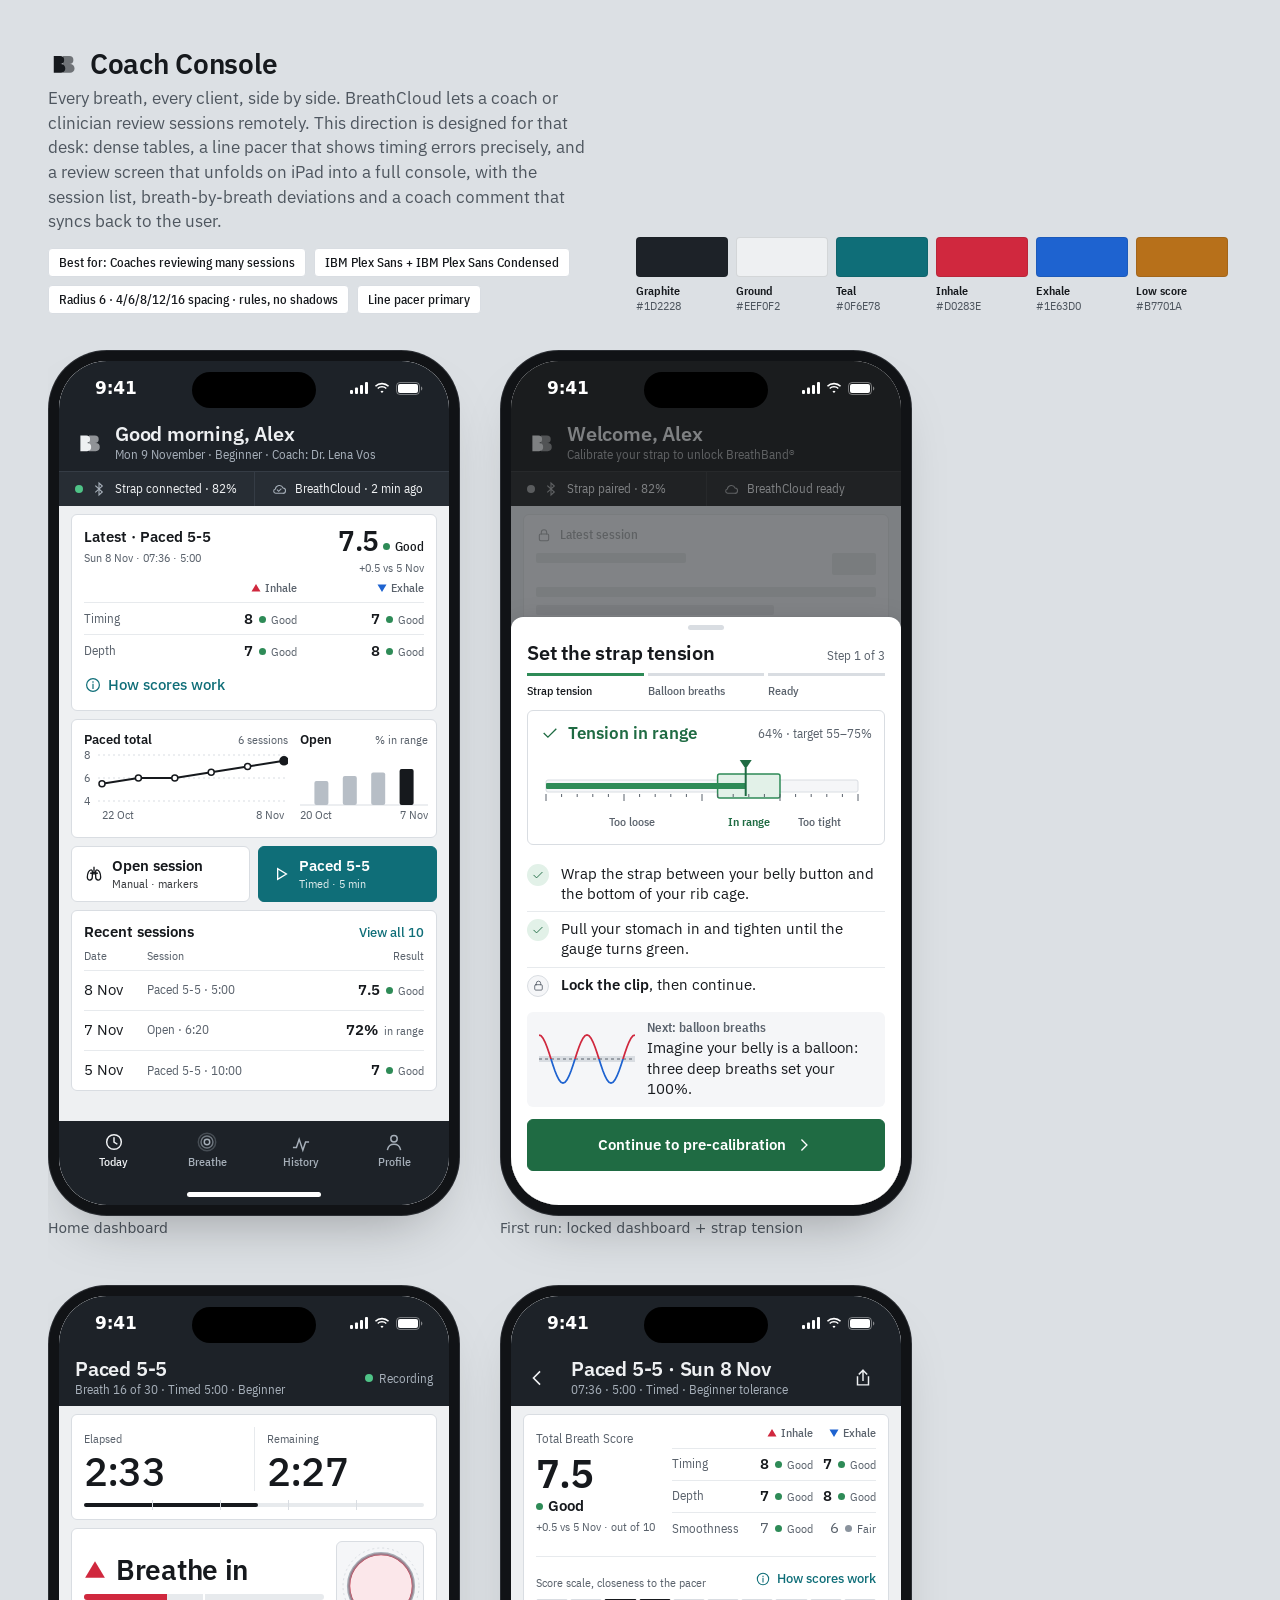
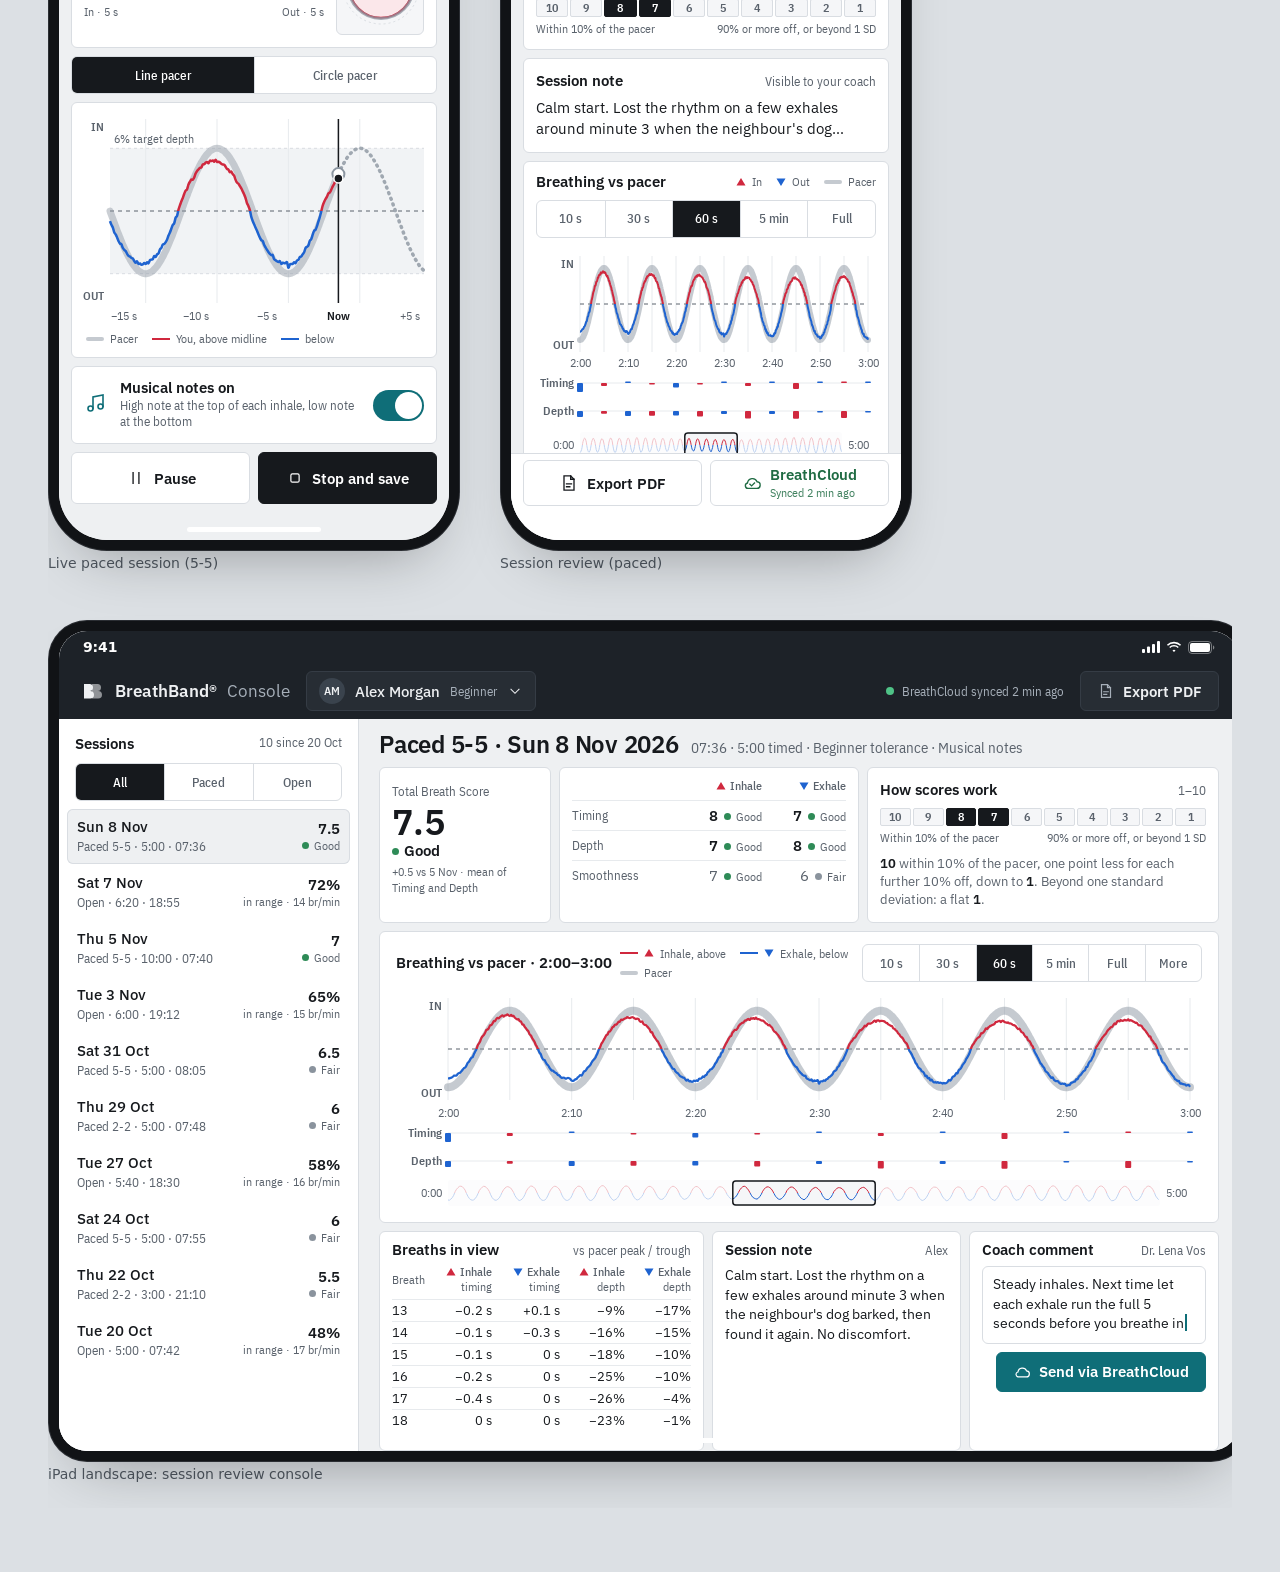
<file: directions/04-coach-console/index.html>
<!doctype html>
<html lang="en">
<head>
<meta charset="utf-8">
<meta name="viewport" content="width=device-width, initial-scale=1">
<title>Coach Console · BreathBand® directions</title>
<link rel="stylesheet" href="../../shared/fonts/fonts.css">
<link rel="stylesheet" href="../../shared/frame.css">
<style>
/* ======================================================================
   04 Coach Console: tokens (map 1:1 onto a BreathbandTheme extension)
   ====================================================================== */
:root {
  /* chrome */
  --c-chrome: #1D2228;
  --c-chrome-2: #272D34;
  --c-chrome-rule: #353C45;
  --c-chrome-ink: #EEF0F2;
  --c-chrome-ink-2: #A6AFB9;
  /* surfaces */
  --c-ground: #EEF0F2;
  --c-pane: #FFFFFF;
  --c-rule: #D9DDE2;
  --c-rule-soft: #E7EAED;
  --c-well: #F5F6F8;
  /* ink */
  --c-ink: #16191D;
  --c-ink-2: #5A626C;
  /* action + status */
  --c-action: #0F6E78;
  --c-action-ink: #FFFFFF;
  --c-action-tint: #E1EFF0;
  --c-ok: #2E8B57;
  --c-ok-strong: #1F6B43;
  --c-ok-tint: #E2F1E8;
  --c-mid: #8A939D;
  --c-low: #B7701A;
  /* breath */
  --c-in: #D0283E;
  --c-in-tint: #FBE7EA;
  --c-out: #1E63D0;
  --c-out-tint: #E4ECFA;
  --c-pacer: #8C96A1;
  --c-band: #F1F3F5;

  /* type */
  --f-sans: 'IBM Plex Sans', system-ui, sans-serif;
  --f-cond: 'IBM Plex Sans Condensed', 'IBM Plex Sans', system-ui, sans-serif;
  --t-12: 12px;
  --t-13: 13px;
  --t-15: 15px;
  --t-17: 17px;
  --t-20: 20px;
  --t-24: 24px;
  --t-28: 28px;
  --t-40: 40px;

  /* shape + space */
  --r-1: 4px;
  --r-2: 6px;
  --r-sheet: 12px;
  --s-1: 4px;
  --s-2: 6px;
  --s-3: 8px;
  --s-4: 12px;
  --s-5: 16px;
  --s-6: 20px;
  --s-7: 24px;

  /* elevation: only what floats */
  --shadow-float: 0 10px 30px rgba(22, 25, 29, .22), 0 1px 3px rgba(22, 25, 29, .14);

  /* motion: near zero */
  --dur-fast: 120ms;
  --ease-out: cubic-bezier(.2, 0, 0, 1);

  /* icons */
  --icon-stroke: 1.6;
  --icon-cap: square;
  --icon-join: miter;

  /* frame */
  --frame-ground: var(--c-ground);
  --status-ink: #FFFFFF;
  --page-ground: #DCE0E4;
  --page-ink-2: #4E565F;
}

::selection { background: var(--c-action-tint); color: var(--c-ink); }

body { font-family: var(--f-sans); color: var(--c-ink); }
.bb-row { flex-wrap: wrap; row-gap: 48px; }
.bb-phone, .bb-page { font-variant-numeric: tabular-nums; }

/* ---------------- page header ---------------- */
.pg-head { max-width: 1180px; margin: 0 0 36px; display: grid; grid-template-columns: 1fr auto; gap: 24px 48px; align-items: end; }
.pg-head h1 { margin: 0; font: 600 var(--t-28)/1.15 var(--f-sans); letter-spacing: -0.01em; display: flex; gap: 12px; align-items: center; }
.pg-head p { margin: 6px 0 0; font: 400 var(--t-17)/1.45 var(--f-sans); color: var(--page-ink-2); max-width: 60ch; }
.pg-meta { display: flex; gap: 8px; flex-wrap: wrap; margin-top: 14px; }
.pg-tag { font: 500 var(--t-13)/1 var(--f-cond); padding: 7px 10px; border-radius: var(--r-1); background: var(--c-pane); border: 1px solid var(--c-rule); color: var(--c-ink); }
.pg-swatches { display: grid; grid-template-columns: repeat(6, 92px); gap: 8px; }
.pg-swatch { font: 400 var(--t-12)/1.3 var(--f-cond); color: var(--page-ink-2); }
.pg-swatch i { display: block; height: 40px; border-radius: var(--r-1); border: 1px solid rgba(22, 25, 29, .12); margin-bottom: 6px; }
.pg-swatch b { display: block; font-weight: 600; color: var(--c-ink); }

/* ---------------- shared atoms ---------------- */
.scr { display: flex; flex-direction: column; background: var(--c-ground); }
.cond { font-family: var(--f-cond); }
.muted { color: var(--c-ink-2); }

.appbar { background: var(--c-chrome); color: var(--c-chrome-ink); padding: 54px var(--s-5) 0; flex: none; }
.appbar-row { min-height: 56px; display: flex; align-items: center; gap: var(--s-4); }
.appbar-title { flex: 1; min-width: 0; }
.appbar-title b { display: block; font: 600 var(--t-20)/1.2 var(--f-sans); letter-spacing: -0.01em; white-space: nowrap; overflow: hidden; text-overflow: ellipsis; }
.appbar-title span { display: block; font: 400 var(--t-13)/1.35 var(--f-cond); color: var(--c-chrome-ink-2); white-space: nowrap; overflow: hidden; text-overflow: ellipsis; }
.appbar .bb-mark { color: var(--c-chrome-ink); flex: none; }
.iconbtn { width: 44px; height: 44px; display: grid; place-items: center; border: 0; background: none; border-radius: var(--r-2); color: inherit; padding: 0; flex: none; }
.iconbtn:focus-visible, .btn:focus-visible, .seg button:focus-visible { outline: 2px solid var(--c-action); outline-offset: 2px; }

.strip { display: grid; grid-template-columns: 1fr 1fr; background: var(--c-chrome-2); color: var(--c-chrome-ink); border-top: 1px solid var(--c-chrome-rule); margin: 0 calc(-1 * var(--s-5)); }
.strip > div { display: flex; gap: 8px; align-items: center; padding: 9px var(--s-5); font: 400 var(--t-13)/1.25 var(--f-cond); min-width: 0; }
.strip > div + div { border-left: 1px solid var(--c-chrome-rule); }
.strip .ok { width: 8px; height: 8px; border-radius: 50%; background: #4FC387; flex: none; }
.strip span { white-space: nowrap; overflow: hidden; text-overflow: ellipsis; }
.strip svg { flex: none; color: var(--c-chrome-ink-2); }

.body { flex: 1; min-height: 0; padding: var(--s-3) var(--s-4) 0; display: flex; flex-direction: column; gap: var(--s-3); }
.pane { background: var(--c-pane); border: 1px solid var(--c-rule); border-radius: var(--r-2); }
.pane-pad { padding: var(--s-4); }
.pane-h { display: flex; align-items: baseline; justify-content: space-between; gap: var(--s-3); }
.pane-h h2 { margin: 0; font: 600 var(--t-15)/1.3 var(--f-sans); }
.pane-h .meta { font: 400 var(--t-13)/1.3 var(--f-cond); color: var(--c-ink-2); white-space: nowrap; }
.label { font: 400 var(--t-12)/1.3 var(--f-cond); color: var(--c-ink-2); }

.link { display: inline-flex; align-items: center; gap: 6px; min-height: 44px; border: 0; background: none; padding: 0; font: 500 var(--t-15)/1.2 var(--f-sans); color: var(--c-action); text-decoration: none; }
.link svg { color: var(--c-action); }

.btn { display: inline-flex; align-items: center; justify-content: center; gap: 8px; min-height: 48px; padding: 0 var(--s-5); border-radius: var(--r-2); border: 1px solid var(--c-rule); background: var(--c-pane); color: var(--c-ink); font: 600 var(--t-15)/1.15 var(--f-sans); transition: background var(--dur-fast) var(--ease-out); }
.btn:active { background: var(--c-well); }
.btn-primary { background: var(--c-action); border-color: var(--c-action); color: var(--c-action-ink); }
.btn-primary:active { background: #0B5860; }
.btn-ok { background: var(--c-ok-strong); border-color: var(--c-ok-strong); color: #fff; }
.btn-ink { background: var(--c-ink); border-color: var(--c-ink); color: #fff; }
.btn small { display: block; font: 400 var(--t-12)/1.2 var(--f-cond); opacity: .85; margin-top: 2px; }
.btn .stack { text-align: left; }

/* scores */
.dot { display: inline-block; width: 7px; height: 7px; border-radius: 50%; margin-right: 5px; vertical-align: 1px; flex: none; }
.dot-ok { background: var(--c-ok); }
.dot-mid { background: var(--c-mid); }
.dot-low { background: var(--c-low); }
.score { display: inline-flex; align-items: baseline; gap: 6px; white-space: nowrap; }
.score-n { font-weight: 600; color: var(--c-ink); }
.score-w { font: 400 var(--t-12)/1 var(--f-cond); color: var(--c-ink-2); }
.dir { display: inline-flex; align-items: center; gap: 4px; font: 500 var(--t-12)/1 var(--f-cond); color: var(--c-ink-2); }
.dir svg { flex: none; }

/* tables */
table { border-collapse: collapse; width: 100%; }
th { font: 400 var(--t-12)/1.2 var(--f-cond); color: var(--c-ink-2); text-align: left; padding: 0 0 6px; }
td { font: 400 var(--t-15)/1.2 var(--f-sans); padding: 0; height: 40px; border-top: 1px solid var(--c-rule-soft); white-space: nowrap; }
th.num, td.num { text-align: right; }
td.sub { font: 400 var(--t-13)/1.2 var(--f-cond); color: var(--c-ink-2); }

/* tab bar */
.tabbar { flex: none; background: var(--c-chrome); color: var(--c-chrome-ink-2); display: grid; grid-template-columns: repeat(4, 1fr); padding: 6px 8px 34px; }
.tabbar a { display: flex; flex-direction: column; align-items: center; justify-content: center; gap: 3px; min-height: 44px; font: 500 var(--t-12)/1 var(--f-cond); color: inherit; text-decoration: none; }
.tabbar a[aria-current] { color: var(--c-chrome-ink); }

/* segmented */
.seg { display: grid; grid-auto-flow: column; grid-auto-columns: 1fr; border: 1px solid var(--c-rule); border-radius: var(--r-2); overflow: hidden; background: var(--c-pane); }
.seg button { min-height: 36px; border: 0; background: none; font: 500 var(--t-13)/1 var(--f-cond); color: var(--c-ink-2); padding: 0 6px; position: relative; }
.seg button::after { content: ''; position: absolute; inset: -4px 0; } /* 44 px hit area */
.seg button + button { border-left: 1px solid var(--c-rule); }
.seg button[aria-pressed="true"] { background: var(--c-ink); color: #fff; }

/* charts */
.chart text { font-family: var(--f-cond); font-size: 12px; fill: var(--c-ink-2); }
.chart .grid { stroke: var(--c-rule-soft); stroke-width: 1; }
.chart .gridd { stroke: var(--c-rule); stroke-width: 1; stroke-dasharray: 2 3; }
.chart .ink { stroke: var(--c-ink); }
.bb-w-grid { stroke: var(--c-rule-soft); stroke-width: 1; }
.bb-w-mid { stroke: var(--c-ink-2); stroke-width: 1; }
.bb-w-pacer { stroke: var(--c-pacer); opacity: .5; stroke-linecap: round; }
.bb-w-in { stroke: var(--c-in); stroke-linejoin: round; }
.bb-w-out { stroke: var(--c-out); stroke-linejoin: round; }
.bb-w-label { font: 600 12px var(--f-cond); fill: var(--c-ink-2); }
.bb-w-tick { font: 400 12px var(--f-cond); fill: var(--c-ink-2); }
.bb-wave { display: block; overflow: visible; }
.legend { display: flex; flex-wrap: wrap; gap: 4px 14px; font: 400 var(--t-12)/1.3 var(--f-cond); color: var(--c-ink-2); }
.legend span { display: inline-flex; align-items: center; gap: 6px; white-space: nowrap; }
.sw-line { width: 18px; height: 0; border-top: 2px solid; }
.sw-pacer { width: 18px; height: 4px; border-radius: 2px; background: var(--c-pacer); opacity: .5; }

/* scale legend */
.scale { display: grid; grid-template-columns: repeat(10, 1fr); gap: 2px; }
.scale i { height: 18px; border-radius: 2px; background: var(--c-well); border: 1px solid var(--c-rule); font: 600 12px/16px var(--f-cond); font-style: normal; text-align: center; color: var(--c-ink-2); }
.scale i.hit { background: var(--c-ink); border-color: var(--c-ink); color: #fff; }
.scale-ends { display: flex; justify-content: space-between; margin-top: 4px; }

/* ======================================================================
   Screen 1: home
   ====================================================================== */
.latest-top { display: flex; justify-content: space-between; gap: var(--s-4); align-items: flex-start; }
.total { text-align: right; }
.total .n { font: 600 var(--t-28)/1 var(--f-sans); letter-spacing: -0.01em; }
.total .w { font: 500 var(--t-13)/1 var(--f-cond); color: var(--c-ink); margin-left: 4px; }
.total .d { display: block; margin-top: 6px; font: 400 var(--t-12)/1.2 var(--f-cond); color: var(--c-ink-2); }
.mini td { height: 32px; }
.mini td:first-child { font: 400 var(--t-13)/1.2 var(--f-cond); color: var(--c-ink-2); }
.trend { display: grid; grid-template-columns: 1fr 128px; gap: var(--s-4); }
.trend .t-h { display: flex; justify-content: space-between; align-items: baseline; margin-bottom: 4px; }
.trend .t-h b { font: 600 var(--t-13)/1.2 var(--f-sans); }
.trend .t-h span { font: 400 var(--t-12)/1.2 var(--f-cond); color: var(--c-ink-2); }
.quick { display: grid; grid-template-columns: 1fr 1fr; gap: var(--s-3); }
.quick .btn { justify-content: flex-start; min-height: 56px; padding: 0 var(--s-4); }
.sessions td:nth-child(2) { font: 400 var(--t-13)/1.2 var(--f-cond); color: var(--c-ink-2); }

/* ======================================================================
   Screen 2: locked
   ====================================================================== */
.locked-bg { filter: grayscale(1); }
.locked-bg .body > * { opacity: .45; }
.locked-bg .lockrow { display: flex; align-items: center; gap: 8px; font: 500 var(--t-13)/1.2 var(--f-cond); color: var(--c-ink-2); }
.ph { display: block; height: 10px; border-radius: 2px; background: var(--c-rule); }
.scrim { position: absolute; inset: 0; background: rgba(22, 25, 29, .52); z-index: 5; }
.sheet { position: absolute; left: 0; right: 0; bottom: 0; z-index: 6; background: var(--c-pane); border-radius: var(--r-sheet) var(--r-sheet) 0 0; padding: 8px var(--s-5) 34px; box-shadow: var(--shadow-float); }
.grabber { width: 36px; height: 5px; border-radius: 3px; background: var(--c-rule); margin: 0 auto 10px; }
.sheet h2 { margin: 0; font: 600 var(--t-20)/1.25 var(--f-sans); letter-spacing: -0.01em; }
.steps { display: grid; grid-template-columns: repeat(3, 1fr); gap: 4px; margin: var(--s-3) 0 var(--s-4); padding: 0; list-style: none; }
.steps li { font: 500 var(--t-12)/1.2 var(--f-cond); color: var(--c-ink-2); padding-top: 8px; border-top: 3px solid var(--c-rule); }
.steps li[aria-current] { color: var(--c-ink); border-top-color: var(--c-ok); }
.gauge-box { border: 1px solid var(--c-rule); border-radius: var(--r-2); padding: var(--s-4); }
.gauge-status { display: flex; align-items: center; justify-content: space-between; gap: var(--s-3); margin-bottom: 10px; }
.gauge-status b { display: inline-flex; align-items: center; gap: 8px; font: 600 var(--t-17)/1.2 var(--f-sans); color: var(--c-ok-strong); }
.gauge-status b svg { color: var(--c-ok-strong); }
.gauge-status span { font: 400 var(--t-13)/1.2 var(--f-cond); color: var(--c-ink-2); }
.gauge .zone-lbl { font: 500 12px var(--f-cond); fill: var(--c-ink-2); }
.gauge .zone-lbl.on { fill: var(--c-ok-strong); font-weight: 600; }
.steps-list { margin: var(--s-4) 0 0; padding: 0; list-style: none; }
.steps-list li { display: grid; grid-template-columns: 24px 1fr; gap: 10px; align-items: start; padding: 7px 0; border-top: 1px solid var(--c-rule-soft); font: 400 var(--t-15)/1.35 var(--f-sans); }
.steps-list li:first-child { border-top: 0; }
.steps-list .tick { width: 22px; height: 22px; border-radius: 50%; display: grid; place-items: center; font: 600 12px/1 var(--f-cond); background: var(--c-ok-tint); color: var(--c-ok-strong); margin-top: 0; }
.steps-list .tick.todo { background: var(--c-well); color: var(--c-ink-2); border: 1px solid var(--c-rule); }
.next { display: grid; grid-template-columns: 96px 1fr; gap: var(--s-4); align-items: center; background: var(--c-well); border-radius: var(--r-2); padding: 8px var(--s-4); margin: var(--s-3) 0 var(--s-4); }
.next b { display: block; font: 600 var(--t-13)/1.2 var(--f-cond); color: var(--c-ink-2); margin-bottom: 3px; }
.next p { margin: 0; font: 400 var(--t-15)/1.35 var(--f-sans); }

/* ======================================================================
   Screen 3: live
   ====================================================================== */
.timer { display: grid; grid-template-columns: 1fr 1fr; }
.timer > div + div { border-left: 1px solid var(--c-rule-soft); padding-left: var(--s-4); }
.timer .v { display: block; font: 500 var(--t-40)/1 var(--f-sans); letter-spacing: -0.02em; margin-top: 4px; }
.progress { position: relative; height: 4px; background: var(--c-rule-soft); border-radius: 2px; margin-top: var(--s-4); }
.progress i { position: absolute; inset: 0 auto 0 0; background: var(--c-ink); border-radius: 2px; }
.progress u { position: absolute; top: -3px; width: 1px; height: 10px; background: var(--c-rule); }
.cue { display: grid; grid-template-columns: 1fr 88px; gap: var(--s-4); align-items: center; }
.cue-word { display: flex; align-items: center; gap: 10px; font: 600 var(--t-28)/1 var(--f-sans); letter-spacing: -0.01em; }
.cue-word svg { color: var(--c-in); flex: none; }
.phase { display: grid; grid-template-columns: 5fr 5fr; gap: 2px; margin-top: 10px; }
.phase i { height: 6px; background: var(--c-rule-soft); position: relative; overflow: hidden; }
.phase i:first-child { border-radius: 3px 0 0 3px; }
.phase i:last-child { border-radius: 0 3px 3px 0; }
.phase i b { position: absolute; inset: 0 auto 0 0; background: var(--c-in); }
.inset { border: 1px solid var(--c-rule); border-radius: var(--r-2); background: var(--c-well); }
.toggle { width: 51px; height: 31px; border-radius: 16px; background: var(--c-action); position: relative; flex: none; }
.toggle::after { content: ''; position: absolute; top: 2px; right: 2px; width: 27px; height: 27px; border-radius: 50%; background: #fff; }
.sound { display: flex; align-items: center; gap: var(--s-4); }
.sound .txt { flex: 1; min-width: 0; }
.sound b { display: block; font: 600 var(--t-15)/1.25 var(--f-sans); }
.sound span { display: block; font: 400 var(--t-13)/1.3 var(--f-cond); color: var(--c-ink-2); }
.controls { display: grid; grid-template-columns: 1fr 1fr; gap: var(--s-3); }
.controls .btn { min-height: 52px; }
.live-chart .band { fill: var(--c-band); }
.live-chart .band-edge { stroke: var(--c-rule); stroke-dasharray: 3 3; }
.live-chart .p-past { stroke: var(--c-pacer); opacity: .45; fill: none; stroke-linecap: round; }
.live-chart .p-next { stroke: var(--c-pacer); opacity: .8; fill: none; stroke-dasharray: 1 5; stroke-linecap: round; }
.live-chart .now { stroke: var(--c-ink); stroke-width: 1.5; }
.live-chart .now-lbl { font-weight: 600; fill: var(--c-ink); }

/* ======================================================================
   Screen 4: review (phone)
   ====================================================================== */
.rv-score { display: grid; grid-template-columns: 124px 1fr; gap: var(--s-4); }
.hero .lbl { font: 400 var(--t-13)/1.25 var(--f-cond); color: var(--c-ink-2); }
.hero .n { display: block; font: 600 var(--t-40)/1 var(--f-sans); letter-spacing: -0.02em; margin: 6px 0 4px; }
.hero .w { display: flex; align-items: center; font: 600 var(--t-15)/1.2 var(--f-sans); }
.hero .d { display: block; margin-top: 4px; font: 400 var(--t-12)/1.3 var(--f-cond); color: var(--c-ink-2); }
.sc td { height: 32px; }
.sc td:first-child { font: 400 var(--t-13)/1.2 var(--f-cond); color: var(--c-ink-2); }
.sc tr.secondary td { color: var(--c-ink-2); }
.sc tr.secondary .score-n { font-weight: 400; color: var(--c-ink-2); }
.scale-row { border-top: 1px solid var(--c-rule-soft); margin-top: var(--s-4); padding-top: 8px; }
.scale-row .pane-h { margin-bottom: 6px; }
.scale-row .link { min-height: 28px; font-size: var(--t-13); position: relative; }
.scale-row .link::after { content: ''; position: absolute; inset: -8px -4px; }
.lane-lbl { font: 600 12px var(--f-cond); fill: var(--c-ink-2); }
.ovl-dim { fill: var(--c-pane); opacity: .72; }
.ovl-win { fill: none; stroke: var(--c-ink); stroke-width: 1.5; }
.note-txt { margin: 6px 0 0; font: 400 var(--t-15)/1.45 var(--f-sans); }
.note-txt.clamp { display: -webkit-box; -webkit-line-clamp: 2; -webkit-box-orient: vertical; overflow: hidden; }
.scale-row .link { white-space: nowrap; }
.actionbar { position: absolute; left: 0; right: 0; bottom: 0; z-index: 4; background: var(--c-pane); border-top: 1px solid var(--c-rule); padding: 6px var(--s-4) 34px; display: grid; grid-template-columns: 1fr 1fr; gap: var(--s-3); }
.actionbar .btn { min-height: 46px; }
.btn-cloud { color: var(--c-ok-strong); }
.btn-cloud svg { color: var(--c-ok-strong); }

/* ======================================================================
   iPad review: the console
   ====================================================================== */
.ipad { display: grid; grid-template-rows: auto 1fr; background: var(--c-ground); }
.ip-top { background: var(--c-chrome); color: var(--c-chrome-ink); padding: 32px var(--s-6) 0; }
.ip-top-row { height: 56px; display: flex; align-items: center; gap: var(--s-5); }
.ip-brand { display: flex; align-items: center; gap: 10px; font: 600 var(--t-17)/1 var(--f-sans); }
.ip-brand span { color: var(--c-chrome-ink-2); font-weight: 400; }
.ip-client { display: flex; align-items: center; gap: 10px; padding: 0 12px; height: 40px; border-radius: var(--r-2); background: var(--c-chrome-2); border: 1px solid var(--c-chrome-rule); font: 500 var(--t-15)/1 var(--f-sans); }
.ip-client .av { width: 26px; height: 26px; border-radius: 50%; background: #3A434D; display: grid; place-items: center; font: 600 12px/1 var(--f-cond); }
.ip-client small { font: 400 var(--t-13)/1 var(--f-cond); color: var(--c-chrome-ink-2); }
.ip-sync { margin-left: auto; display: flex; align-items: center; gap: 8px; font: 400 var(--t-13)/1 var(--f-cond); color: var(--c-chrome-ink-2); }
.ip-sync .ok { width: 8px; height: 8px; border-radius: 50%; background: #4FC387; }
.ip-top .btn { min-height: 40px; background: var(--c-chrome-2); border-color: var(--c-chrome-rule); color: var(--c-chrome-ink); }
.ip-top .btn svg { color: var(--c-chrome-ink-2); }
.ip-main { display: grid; grid-template-columns: 300px minmax(0, 1fr); min-height: 0; }
.ip-rail { background: var(--c-pane); border-right: 1px solid var(--c-rule); display: flex; flex-direction: column; min-height: 0; }
.ip-rail-h { padding: var(--s-5) var(--s-5) var(--s-3); }
.ip-rail-h h2 { margin: 0 0 10px; font: 600 var(--t-15)/1.2 var(--f-sans); display: flex; justify-content: space-between; }
.ip-rail-h h2 span { font: 400 var(--t-13)/1.2 var(--f-cond); color: var(--c-ink-2); }
.ip-list { list-style: none; margin: 0; padding: 0 var(--s-3); overflow: hidden; }
.ip-list li { display: grid; grid-template-columns: 1fr auto; gap: 2px 8px; padding: 9px 10px; border-radius: var(--r-2); }
.ip-list li + li { margin-top: 1px; }
.ip-list li[aria-current] { background: var(--c-ground); box-shadow: inset 0 0 0 1px var(--c-rule); }
.ip-list .d { font: 500 var(--t-15)/1.25 var(--f-sans); }
.ip-list .t { font: 400 var(--t-13)/1.25 var(--f-cond); color: var(--c-ink-2); grid-column: 1; }
.ip-list .r { grid-row: 1 / span 2; grid-column: 2; align-self: center; text-align: right; font: 600 var(--t-15)/1.25 var(--f-sans); }
.ip-list .r small { display: block; font: 400 var(--t-12)/1.2 var(--f-cond); color: var(--c-ink-2); }
.ip-body { padding: var(--s-4) var(--s-6) 0; display: grid; grid-template-rows: auto auto auto 1fr; gap: var(--s-3); min-height: 0; min-width: 0; }
.ip-title { display: flex; align-items: baseline; gap: var(--s-4); }
.ip-title h1 { margin: 0; font: 600 var(--t-24)/1.15 var(--f-sans); letter-spacing: -0.01em; }
.ip-title span { font: 400 var(--t-15)/1.2 var(--f-cond); color: var(--c-ink-2); }
.ip-scores { display: grid; grid-template-columns: 172px 1fr 352px; gap: var(--s-3); }
.ip-scores .pane { padding: var(--s-4) var(--s-4); }
.ip-scores .hero .n { font-size: 36px; margin: 4px 0 2px; }
.ip-scores .sc td { height: 30px; }
.ip-wave .pane-h { margin-bottom: 8px; align-items: center; }
.ip-wave .seg { width: 340px; flex: none; }
.ip-wave .pane-h h2 { white-space: nowrap; }
.ip-low { display: grid; grid-template-columns: 1.3fr 1fr 1fr; gap: var(--s-3); min-height: 0; }
.ip-low .pane { padding: var(--s-3) var(--s-4); }
.ip-low .note-txt { font-size: 14px; line-height: 1.4; }
.bt td { height: 22px; font-size: var(--t-13); }
.bt th { padding-bottom: 4px; }
.comment { margin-top: 6px; border: 1px solid var(--c-rule); border-radius: var(--r-2); padding: 8px 10px; font: 400 14px/1.4 var(--f-sans); min-height: 78px; }
.comment::after { content: ''; display: inline-block; width: 1.5px; height: 17px; background: var(--c-action); vertical-align: -3px; margin-left: 1px; }
.rules { margin: 8px 0 0; padding: 0; list-style: none; font: 400 var(--t-13)/1.35 var(--f-sans); color: var(--c-ink-2); }
.rules li { padding: 2px 0; }
.rules b { color: var(--c-ink); font-weight: 600; }

@media (prefers-reduced-motion: reduce) { * { transition: none !important; } }
</style>
</head>
<body>
<main class="bb-page">
  <header class="pg-head" id="pg-head"></header>
  <div class="bb-row" id="row"></div>
</main>

<script src="../../shared/mock-data.js"></script>
<script src="../../shared/directions.js"></script>
<script src="../../shared/bb.js"></script>
<script>
(function () {
  'use strict';
  var D = BB_DATA, B = BB, P = D.latestPaced, O = D.latestOpen, HZ = P.sampleHz;
  var DIR = BB_DIRECTIONS.filter(function (d) { return d.id === '04-coach-console'; })[0];
  var H = D.helpers, I = B.icon;
  var newest = D.sessions.slice().reverse();
  var uidN = 0;
  function uid(p) { uidN += 1; return 'cc-' + p + uidN; }
  function r1(n) { return Math.round(n * 10) / 10; }

  // ---------------------------------------------------------------- score atoms
  function band(s) { var b = H.scoreWord(s).band; return b === 'high' || b === 'good' ? 'ok' : b === 'mid' ? 'mid' : 'low'; }
  function score(s) {
    return '<span class="score"><span class="score-n">' + H.formatScore(s) + '</span><span class="score-w"><i class="dot dot-' +
      band(s) + '"></i>' + H.scoreWord(s).word + '</span></span>';
  }
  // direction glyphs: the non-colour cue for inhale (up, above) / exhale (down, below)
  function arrow(dir, size) {
    size = size || 10;
    var d = dir === 'in' ? 'M5 1 9.5 8.5h-9Z' : 'M5 9 .5 1.5h9Z';
    return '<svg width="' + size + '" height="' + size + '" viewBox="0 0 10 10" aria-hidden="true"><path d="' + d +
      '" fill="var(--c-' + dir + ')"/></svg>';
  }
  function dirHead(dir) { return '<span class="dir">' + arrow(dir) + (dir === 'in' ? 'Inhale' : 'Exhale') + '</span>'; }
  function sessionName(s) { return s.type === 'Paced' ? 'Paced ' + s.pacer : 'Open'; }
  function sessionResult(s, compact) {
    if (s.scores) return score(s.scores.total);
    return '<span class="score"><span class="score-n">' + s.open.inRange + '%</span><span class="score-w">in range' +
      (compact ? '' : ' · ' + s.open.rate + ' br/min') + '</span></span>';
  }

  // ---------------------------------------------------------------- frame
  function figure(screen, caption, inner, opts) {
    opts = opts || {};
    return '<figure class="bb-shot" data-screen="' + screen + '">' +
      '<div class="bb-phone' + (opts.ipad ? ' bb-ipad' : '') + '"' + (opts.style ? ' style="' + opts.style + '"' : '') + '>' +
      B.statusBar({ ipad: !!opts.ipad }) + '<div class="bb-screen ' + (opts.cls || 'scr') + '">' + inner + '</div>' + B.homeIndicator() +
      '</div><figcaption>' + caption + '</figcaption></figure>';
  }
  function tabbar(active) {
    var tabs = [['today', 'Today'], ['breathe', 'Breathe'], ['history', 'History'], ['profile', 'Profile']];
    return '<nav class="tabbar" aria-label="Main">' + tabs.map(function (t) {
      return '<a href="#"' + (t[1] === active ? ' aria-current="page"' : '') + '>' + I(t[0], 22) + t[1] + '</a>';
    }).join('') + '</nav>';
  }
  function deviceStrip() {
    return '<div class="strip">' +
      '<div><i class="ok"></i>' + I('bluetooth', 16) + '<span>Strap connected · ' + D.device.battery + '%</span></div>' +
      '<div>' + I('cloudCheck', 16) + '<span>BreathCloud \u00b7 ' + D.cloud.lastSync + '</span></div></div>';
  }

  // ---------------------------------------------------------------- charts
  function pacedTrend(W, Hh) {
    var paced = D.sessions.filter(function (s) { return s.scores; });
    var vals = paced.map(function (s) { return s.scores.total; });
    var pad = 4, lo = 4, hi = 8, left = 14, bottom = 16;
    var xy = vals.map(function (v, i) {
      return [r1(left + pad + i / (vals.length - 1) * (W - left - pad * 2)), r1(pad + (hi - v) / (hi - lo) * (Hh - bottom - pad * 2))];
    });
    var s = '<svg class="chart" width="' + W + '" height="' + Hh + '" role="img" aria-label="Paced Total Breath Score, ' +
      vals.map(H.formatScore).join(', ') + '">';
    [8, 6, 4].forEach(function (g) {
      var y = r1(pad + (hi - g) / (hi - lo) * (Hh - bottom - pad * 2));
      s += '<line class="gridd" x1="' + left + '" x2="' + W + '" y1="' + y + '" y2="' + y + '"/><text x="0" y="' + (y + 4) + '">' + g + '</text>';
    });
    s += '<path d="' + B.linePath(xy) + '" fill="none" stroke="var(--c-ink)" stroke-width="2" stroke-linejoin="round"/>';
    xy.forEach(function (p, i) {
      var last = i === xy.length - 1;
      s += '<circle cx="' + p[0] + '" cy="' + p[1] + '" r="' + (last ? 4 : 3) + '" fill="' + (last ? 'var(--c-ink)' : 'var(--c-pane)') +
        '" stroke="var(--c-ink)" stroke-width="1.5"/>';
    });
    s += '<text x="' + (left + pad) + '" y="' + (Hh - 2) + '">' + B.fmtDate(paced[0].date) + '</text>';
    s += '<text x="' + (W - pad) + '" y="' + (Hh - 2) + '" text-anchor="end">' + B.fmtDate(paced[paced.length - 1].date) + '</text>';
    return s + '</svg>';
  }
  function openTrend(W, Hh) {
    var open = D.sessions.filter(function (s) { return s.open; });
    var bottom = 16, top = 4, bw = 14, gap = (W - bw * open.length) / (open.length + 1);
    var s = '<svg class="chart" width="' + W + '" height="' + Hh + '" role="img" aria-label="Open sessions, percent of time in normal range: ' +
      open.map(function (o) { return o.open.inRange + '%'; }).join(', ') + '">';
    s += '<line x1="0" x2="' + W + '" y1="' + (Hh - bottom) + '" y2="' + (Hh - bottom) + '" stroke="var(--c-rule)"/>';
    open.forEach(function (o, i) {
      var h = (o.open.inRange / 100) * (Hh - bottom - top), x = r1(gap + i * (bw + gap)), last = i === open.length - 1;
      s += '<rect x="' + x + '" y="' + r1(Hh - bottom - h) + '" width="' + bw + '" height="' + r1(h) + '" rx="2" fill="' +
        (last ? 'var(--c-ink)' : '#B7BEC6') + '"/>';
    });
    s += '<text x="0" y="' + (Hh - 2) + '">' + B.fmtDate(open[0].date) + '</text>';
    s += '<text x="' + W + '" y="' + (Hh - 2) + '" text-anchor="end">' + B.fmtDate(open[open.length - 1].date) + '</text>';
    return s + '</svg>';
  }

  // per-breath deviation against the pacer: peaks at 10k+5 s, troughs at 10k+10 s
  var CYCLES = (function () {
    var u = P.userWave, out = [];
    for (var k = 0; k < P.duration / 10; k++) {
      var pk = 10 * k + 5, tr = 10 * k + 10, mi = 0, mx = -99, ni = 0, mn = 99, i;
      for (i = Math.round((pk - 2.5) * HZ); i <= Math.round((pk + 2.5) * HZ); i++) if (u[i] > mx) { mx = u[i]; mi = i; }
      for (i = Math.round((tr - 2.5) * HZ); i <= Math.min(u.length - 1, Math.round((tr + 2.5) * HZ)); i++) if (u[i] < mn) { mn = u[i]; ni = i; }
      out.push({ n: k + 1, pk: pk, tr: tr, inLag: r1(mi / HZ - pk), outLag: r1(ni / HZ - tr),
        inDepth: Math.round((mx - 3) / 3 * 100), outDepth: Math.round((-mn - 3) / 3 * 100) });
    }
    return out;
  })();

  /** Deviation strip aligned with a waveSVG box (same pad.l / pad.r). */
  function devStrip(W, t0, t1, padL, padR, laneH) {
    laneH = laneH || 26;
    var w = W - padL - padR, Hh = laneH * 2 + 6;
    function X(t) { return r1(padL + (t - t0) / (t1 - t0) * w); }
    var s = '<svg class="chart" width="' + W + '" height="' + Hh + '" role="img" aria-label="Per-breath deviation from the pacer: timing and depth, inhale and exhale">';
    [['Timing', 0, 0.6, 'inLag', 'outLag'], ['Depth', laneH + 6, 30, 'inDepth', 'outDepth']].forEach(function (lane) {
      var y0 = lane[1], mid = y0 + laneH / 2, half = laneH / 2 - 2;
      s += '<line class="grid" x1="' + padL + '" x2="' + (W - padR) + '" y1="' + mid + '" y2="' + mid + '"/>';
      s += '<text class="lane-lbl" x="' + (padL - 6) + '" y="' + (mid + 4) + '" text-anchor="end">' + lane[0] + '</text>';
      CYCLES.forEach(function (c) {
        [['in', c.pk, c[lane[3]]], ['out', c.tr, c[lane[4]]]].forEach(function (b) {
          if (b[1] < t0 || b[1] > t1) return;
          var v = Math.max(-lane[2], Math.min(lane[2], b[2])), h = Math.max(1.5, Math.abs(v) / lane[2] * half);
          var y = v >= 0 ? mid - h : mid;
          s += '<rect x="' + r1(X(b[1]) - 3) + '" y="' + r1(y) + '" width="6" height="' + r1(h) + '" rx="1" fill="var(--c-' + b[0] + ')"/>';
        });
      });
    });
    return s + '</svg>';
  }

  /** Whole-session overview with the zoom window marked. */
  function overview(W, Hh, t0, t1, padL, padR) {
    var box = { x: padL, y: 3, w: W - padL - padR, h: Hh - 6 }, ci = uid('oi'), co = uid('oo'), mid = box.y + box.h / 2;
    var xy = B.toXY(B.slice(P.userWave, HZ, 0, P.duration, 500), box, 0, P.duration, 4);
    var d = B.linePath(xy), x0 = r1(box.x + t0 / P.duration * box.w), x1 = r1(box.x + t1 / P.duration * box.w);
    var s = '<svg class="chart" width="' + W + '" height="' + Hh + '" role="img" aria-label="Whole session overview; the frame marks the part shown above">';
    s += '<defs><clipPath id="' + ci + '"><rect x="0" y="0" width="' + W + '" height="' + mid + '"/></clipPath><clipPath id="' + co +
      '"><rect x="0" y="' + mid + '" width="' + W + '" height="' + Hh + '"/></clipPath></defs>';
    s += '<rect x="' + box.x + '" y="0" width="' + box.w + '" height="' + Hh + '" rx="3" fill="var(--c-well)"/>';
    s += '<path d="' + d + '" fill="none" stroke="var(--c-in)" stroke-width="1" clip-path="url(#' + ci + ')"/>';
    s += '<path d="' + d + '" fill="none" stroke="var(--c-out)" stroke-width="1" clip-path="url(#' + co + ')"/>';
    s += '<rect class="ovl-dim" x="' + box.x + '" y="0" width="' + (x0 - box.x) + '" height="' + Hh + '"/>';
    s += '<rect class="ovl-dim" x="' + x1 + '" y="0" width="' + (box.x + box.w - x1) + '" height="' + Hh + '"/>';
    s += '<rect class="ovl-win" x="' + x0 + '" y="1" width="' + (x1 - x0) + '" height="' + (Hh - 2) + '" rx="3"/>';
    s += '<text x="' + (padL - 6) + '" y="' + (Hh / 2 + 4) + '" text-anchor="end">0:00</text>';
    s += '<text x="' + (W - padR + 6) + '" y="' + (Hh / 2 + 4) + '">' + B.fmtClock(P.duration) + '</text>';
    return s + '</svg>';
  }

  function zoomChips(selected, more) {
    return '<div class="seg" role="group" aria-label="Time axis">' + D.timeAxis.concat(more ? ['More'] : []).map(function (c) {
      return '<button type="button" aria-pressed="' + (c === selected) + '">' + c + '</button>';
    }).join('') + '</div>';
  }
  function waveLegend(short) {
    if (short) return '<div class="legend"><span>' + arrow('in') + 'In</span><span>' + arrow('out') + 'Out</span><span><i class="sw-pacer"></i>Pacer</span></div>';
    return '<div class="legend"><span><i class="sw-line" style="border-color:var(--c-in)"></i>' + arrow('in') + 'Inhale, above</span>' +
      '<span><i class="sw-line" style="border-color:var(--c-out)"></i>' + arrow('out') + 'Exhale, below</span>' +
      '<span><i class="sw-pacer"></i>Pacer</span></div>';
  }
  function scaleStrip(hits) {
    var cells = '';
    for (var s = 10; s >= 1; s--) cells += '<i class="' + (hits.indexOf(s) >= 0 ? 'hit' : '') + '">' + s + '</i>';
    return '<div class="scale" aria-hidden="true">' + cells + '</div><div class="scale-ends label"><span>Within 10% of the pacer</span><span>90% or more off, or beyond 1 SD</span></div>';
  }
  function scoreTable(withSmooth) {
    var s = P.scores;
    var rows = [['Timing', s.timing], ['Depth', s.depth]];
    var h = '<table class="sc"><thead><tr><th></th><th class="num">' + dirHead('in') + '</th><th class="num">' + dirHead('out') + '</th></tr></thead><tbody>';
    rows.forEach(function (r) { h += '<tr><td>' + r[0] + '</td><td class="num">' + score(r[1].inhale) + '</td><td class="num">' + score(r[1].exhale) + '</td></tr>'; });
    if (withSmooth) h += '<tr class="secondary"><td>Smoothness</td><td class="num">' + score(s.smoothness.inhale) + '</td><td class="num">' + score(s.smoothness.exhale) + '</td></tr>';
    return h + '</tbody></table>';
  }

  // ================================================================ Screen 1: home
  function home() {
    var s = P.scores, delta = r1(s.total - P.previousTotal);
    var rows = newest.slice(0, 3).map(function (x) {
      return '<tr><td>' + B.fmtDate(x.date) + '</td><td>' + sessionName(x) + ' · ' + B.fmtClock(x.duration) + '</td><td class="num">' + sessionResult(x, true) + '</td></tr>';
    }).join('');
    var inner =
      '<header class="appbar"><div class="appbar-row">' + B.mark(28, 'solid') +
        '<div class="appbar-title"><b>Good morning, ' + D.user.firstName + '</b><span>' + D.today.label.replace('Monday', 'Mon') + ' · ' + D.user.skillLevel + ' · ' + D.user.coach + '</span></div>' +
      '</div>' + deviceStrip() + '</header>' +
      '<div class="body">' +
        '<section class="pane pane-pad" aria-label="Latest session">' +
          '<div class="latest-top"><div><div class="pane-h"><h2>Latest · ' + P.pacerLabel + '</h2></div>' +
            '<div class="label" style="margin-top:3px">' + P.dateLabel.replace(' 2026', '') + ' · ' + P.time + ' · ' + P.durationLabel + '</div></div>' +
            '<div class="total"><span class="n">' + H.formatScore(s.total) + '</span><span class="w"><i class="dot dot-' + band(s.total) + '"></i>' + H.scoreWord(s.total).word + '</span>' +
            '<span class="d">+' + delta + ' vs ' + B.fmtDate('2026-11-05') + '</span></div></div>' +
          '<table class="mini" style="margin-top:6px"><thead><tr><th></th><th class="num">' + dirHead('in') + '</th><th class="num">' + dirHead('out') + '</th></tr></thead><tbody>' +
            '<tr><td>Timing</td><td class="num">' + score(s.timing.inhale) + '</td><td class="num">' + score(s.timing.exhale) + '</td></tr>' +
            '<tr><td>Depth</td><td class="num">' + score(s.depth.inhale) + '</td><td class="num">' + score(s.depth.exhale) + '</td></tr>' +
          '</tbody></table>' +
          '<a class="link" href="#" style="min-height:36px;margin-bottom:-8px">' + I('info', 18) + 'How scores work</a>' +
        '</section>' +
        '<section class="pane pane-pad trend" aria-label="Trend">' +
          '<div><div class="t-h"><b>Paced total</b><span>6 sessions</span></div>' + pacedTrend(204, 70) + '</div>' +
          '<div><div class="t-h"><b>Open</b><span>% in range</span></div>' + openTrend(128, 70) + '</div>' +
        '</section>' +
        '<div class="quick">' +
          '<button class="btn" type="button">' + I('lungs', 20) + '<span class="stack">Open session<small>Manual · markers</small></span></button>' +
          '<button class="btn btn-primary" type="button">' + I('play', 20) + '<span class="stack">Paced 5-5<small>Timed · 5 min</small></span></button>' +
        '</div>' +
        '<section class="pane" style="padding:10px 12px 0" aria-label="Recent sessions">' +
          '<div class="pane-h"><h2>Recent sessions</h2><a class="link" href="#" style="min-height:24px;font-size:13px">View all ' + D.sessions.length + '</a></div>' +
          '<table class="sessions" style="margin-top:4px"><thead><tr><th>Date</th><th>Session</th><th class="num">Result</th></tr></thead><tbody>' + rows + '</tbody></table>' +
        '</section>' +
      '</div>' + tabbar('Today');
    return figure('home', 'Home dashboard', inner);
  }

  // ================================================================ Screen 2: locked
  function tensionGauge(W) {
    var T = D.calibration.tension, Hh = 74, x0 = 6, w = W - 12, ty = 26, th = 12;
    function X(v) { return r1(x0 + v * w); }
    var s = '<svg class="chart gauge" width="' + W + '" height="' + Hh + '" role="img" aria-label="Strap tension gauge: in range">';
    s += '<rect x="' + x0 + '" y="' + ty + '" width="' + w + '" height="' + th + '" rx="2" fill="var(--c-well)" stroke="var(--c-rule)"/>';
    s += '<rect x="' + X(T.rangeLow) + '" y="' + (ty - 6) + '" width="' + r1((T.rangeHigh - T.rangeLow) * w) + '" height="' + (th + 12) +
      '" rx="2" fill="var(--c-ok-tint)" stroke="var(--c-ok)" stroke-width="1.5"/>';
    s += '<rect x="' + x0 + '" y="' + (ty + 3) + '" width="' + r1(T.value * w) + '" height="' + (th - 6) + '" rx="1" fill="var(--c-ok)"/>';
    for (var i = 0; i <= 20; i++) {
      var v = i / 20, major = i % 5 === 0;
      s += '<line x1="' + X(v) + '" x2="' + X(v) + '" y1="' + (ty + th + 2) + '" y2="' + (ty + th + (major ? 9 : 5)) + '" stroke="var(--c-ink-2)" stroke-width="1"/>';
    }
    var nx = X(T.value);
    s += '<path d="M' + (nx - 6) + ' 6h12l-6 9Z" fill="var(--c-ok-strong)"/><line x1="' + nx + '" x2="' + nx + '" y1="14" y2="' + (ty + th + 4) + '" stroke="var(--c-ok-strong)" stroke-width="2"/>';
    s += '<text class="zone-lbl" x="' + X(T.rangeLow / 2) + '" y="' + (Hh - 2) + '" text-anchor="middle">Too loose</text>';
    s += '<text class="zone-lbl on" x="' + X((T.rangeLow + T.rangeHigh) / 2) + '" y="' + (Hh - 2) + '" text-anchor="middle">In range</text>';
    s += '<text class="zone-lbl" x="' + X((T.rangeHigh + 1) / 2) + '" y="' + (Hh - 2) + '" text-anchor="middle">Too tight</text>';
    return s + '</svg>';
  }
  function balloonHint() {
    // the pre-calibration picture: maximal breaths = 100 %, 6 % reference band around the midline
    var W = 96, Hh = 56, s = '<svg width="' + W + '" height="' + Hh + '" viewBox="0 0 96 56" aria-hidden="true">', d = '', cin = uid('bi'), cout = uid('bo');
    for (var x = 0; x <= 96; x += 2) d += (x ? 'L' : 'M') + x + ' ' + r1(28 - 24 * Math.sin((x / 96) * Math.PI * 4 - Math.PI / 2) * -1);
    s += '<defs><clipPath id="' + cin + '"><rect width="96" height="28"/></clipPath><clipPath id="' + cout + '"><rect y="28" width="96" height="28"/></clipPath></defs>';
    s += '<rect x="0" y="25" width="96" height="6" fill="var(--c-rule)"/>';
    s += '<line x1="0" x2="96" y1="28" y2="28" stroke="var(--c-ink-2)" stroke-dasharray="3 3"/>';
    s += '<path d="' + d + '" fill="none" stroke="var(--c-in)" stroke-width="1.75" clip-path="url(#' + cin + ')"/>';
    s += '<path d="' + d + '" fill="none" stroke="var(--c-out)" stroke-width="1.75" clip-path="url(#' + cout + ')"/>';
    return s + '</svg>';
  }
  function locked() {
    var T = D.calibration.tension;
    var bg =
      '<div class="locked-bg" style="display:flex;flex-direction:column;height:100%">' +
      '<header class="appbar"><div class="appbar-row">' + B.mark(28, 'solid') +
        '<div class="appbar-title"><b>Welcome, ' + D.user.firstName + '</b><span>Calibrate your strap to unlock BreathBand®</span></div></div>' +
        '<div class="strip"><div><i class="ok"></i>' + I('bluetooth', 16) + '<span>Strap paired · ' + D.device.battery + '%</span></div><div>' + I('cloud', 16) + '<span>BreathCloud ready</span></div></div>' +
      '</header>' +
      '<div class="body">' +
        '<section class="pane pane-pad"><div class="lockrow">' + I('lock', 16) + 'Latest session</div><div style="display:flex;justify-content:space-between;margin-top:10px"><span class="ph" style="width:150px"></span><span class="ph" style="width:44px;height:22px"></span></div>' +
          '<div style="margin-top:12px"><span class="ph" style="width:100%"></span></div><div style="margin-top:8px"><span class="ph" style="width:70%"></span></div></section>' +
        '<section class="pane pane-pad"><div class="lockrow">' + I('lock', 16) + 'Trend</div><div style="height:60px"></div></section>' +
        '<div class="quick"><span class="btn">' + I('lock', 18) + 'Open session</span><span class="btn">' + I('lock', 18) + 'Paced</span></div>' +
      '</div>' + tabbar('Today') + '</div>';
    var sheet =
      '<div class="scrim" aria-hidden="true"></div>' +
      '<section class="sheet" role="dialog" aria-label="Strap setup">' +
        '<div class="grabber"></div>' +
        '<div class="pane-h"><h2>Set the strap tension</h2><span class="meta">Step 1 of 3</span></div>' +
        '<ol class="steps" aria-label="Setup steps"><li aria-current="step">Strap tension</li><li>Balloon breaths</li><li>Ready</li></ol>' +
        '<div class="gauge-box">' +
          '<div class="gauge-status"><b>' + I('check', 20) + 'Tension in range</b><span>' + Math.round(T.value * 100) + '% · target ' + Math.round(T.rangeLow * 100) + '–' + Math.round(T.rangeHigh * 100) + '%</span></div>' +
          tensionGauge(324) +
        '</div>' +
        '<ul class="steps-list">' +
          '<li><span class="tick">' + I('check', 14) + '</span><span>Wrap the strap between your belly button and the bottom of your rib cage.</span></li>' +
          '<li><span class="tick">' + I('check', 14) + '</span><span>Pull your stomach in and tighten until the gauge turns green.</span></li>' +
          '<li><span class="tick todo">' + I('lock', 13) + '</span><span><b style="font-weight:600">Lock the clip</b>, then continue.</span></li>' +
        '</ul>' +
        '<div class="next">' + balloonHint() + '<div><b>Next: balloon breaths</b><p>Imagine your belly is a balloon: three deep breaths set your 100%.</p></div></div>' +
        '<button class="btn btn-ok" type="button" style="width:100%;min-height:52px">Continue to pre-calibration' + I('chevronRight', 20) + '</button>' +
      '</section>';
    return figure('locked', 'First run: locked dashboard + strap tension', bg + sheet, { cls: '' });
  }

  // ================================================================ Screen 3: live
  function liveChart(W, Hh) {
    var L = B.liveState(), t0 = L.t - 16, t1 = L.t + 6, pad = { l: 34, r: 8, t: 8, b: 22 }, range = 4.4;
    var box = { x: pad.l, y: pad.t, w: W - pad.l - pad.r, h: Hh - pad.t - pad.b };
    function X(t) { return r1(box.x + (t - t0) / (t1 - t0) * box.w); }
    function Y(v) { return r1(box.y + box.h / 2 - v / range * box.h / 2); }
    var mid = Y(0), ci = uid('li'), co = uid('lo'), nx = X(L.t);
    var s = '<svg class="chart live-chart" width="' + W + '" height="' + Hh + '" role="img" aria-label="Line pacer: the grey line is the pacer, your line follows it. Now, breathing in.">';
    s += '<defs><clipPath id="' + ci + '"><rect x="0" y="0" width="' + W + '" height="' + mid + '"/></clipPath><clipPath id="' + co + '"><rect x="0" y="' + mid + '" width="' + W + '" height="' + (Hh - mid) + '"/></clipPath></defs>';
    s += '<rect class="band" x="' + box.x + '" y="' + Y(3) + '" width="' + box.w + '" height="' + r1(Y(-3) - Y(3)) + '"/>';
    s += '<line class="band-edge" x1="' + box.x + '" x2="' + (box.x + box.w) + '" y1="' + Y(3) + '" y2="' + Y(3) + '"/>';
    s += '<line class="band-edge" x1="' + box.x + '" x2="' + (box.x + box.w) + '" y1="' + Y(-3) + '" y2="' + Y(-3) + '"/>';
    for (var g = Math.ceil(t0 / 5) * 5; g <= t1; g += 5) s += '<line class="grid" x1="' + X(g) + '" x2="' + X(g) + '" y1="' + box.y + '" y2="' + (box.y + box.h) + '"/>';
    s += '<line x1="' + box.x + '" x2="' + (box.x + box.w) + '" y1="' + mid + '" y2="' + mid + '" stroke="var(--c-ink-2)" stroke-dasharray="4 4"/>';
    s += '<text x="' + (box.x + 4) + '" y="' + (Y(3) - 5) + '">6% target depth</text>';
    var past = B.toXY(B.slice(P.pacerWave, HZ, t0, L.t, 400), box, t0, t1, range);
    var next = B.toXY(B.slice(P.pacerWave, HZ, L.t, t1, 200), box, t0, t1, range);
    s += '<path class="p-past" d="' + B.smoothPath(past) + '" stroke-width="7"/>';
    s += '<path class="p-next" d="' + B.smoothPath(next) + '" stroke-width="3.5"/>';
    var user = B.smoothPath(B.toXY(B.slice(P.userWave, HZ, t0, L.t, 400), box, t0, t1, range));
    s += '<path d="' + user + '" fill="none" stroke="var(--c-in)" stroke-width="2.5" clip-path="url(#' + ci + ')"/>';
    s += '<path d="' + user + '" fill="none" stroke="var(--c-out)" stroke-width="2.5" clip-path="url(#' + co + ')"/>';
    s += '<line class="now" x1="' + nx + '" x2="' + nx + '" y1="' + box.y + '" y2="' + (box.y + box.h) + '"/>';
    s += '<circle cx="' + nx + '" cy="' + Y(L.pacer) + '" r="6" fill="var(--c-pane)" stroke="var(--c-pacer)" stroke-width="2"/>';
    s += '<circle cx="' + nx + '" cy="' + Y(L.user) + '" r="4.5" fill="var(--c-ink)" stroke="var(--c-pane)" stroke-width="1.5"/>';
    s += '<text class="bb-w-label" x="' + (pad.l - 6) + '" y="' + (box.y + 12) + '" text-anchor="end">IN</text>';
    s += '<text class="bb-w-label" x="' + (pad.l - 6) + '" y="' + (box.y + box.h - 3) + '" text-anchor="end">OUT</text>';
    [[-15, '−15 s'], [-10, '−10 s'], [-5, '−5 s'], [0, 'Now'], [5, '+5 s']].forEach(function (t) {
      s += '<text class="' + (t[0] === 0 ? 'now-lbl' : '') + '" x="' + X(L.t + t[0]) + '" y="' + (Hh - 5) + '" text-anchor="middle">' + t[1] + '</text>';
    });
    return s + '</svg>';
  }
  function circleInset() {
    var L = B.liveState(), c = 44, rMin = 12, rMax = 38;
    var rp = r1(rMin + L.pacerSize * (rMax - rMin)), ru = r1(rMin + L.userSize * (rMax - rMin));
    return '<svg width="88" height="88" viewBox="0 0 88 88" role="img" aria-label="Circle view: your circle is just inside the pacer ring">' +
      '<circle cx="' + c + '" cy="' + c + '" r="' + rMax + '" fill="none" stroke="var(--c-rule)" stroke-dasharray="2 3"/>' +
      '<circle cx="' + c + '" cy="' + c + '" r="' + ru + '" fill="var(--c-in-tint)" stroke="var(--c-in)" stroke-width="2"/>' +
      '<circle cx="' + c + '" cy="' + c + '" r="' + rp + '" fill="none" stroke="var(--c-pacer)" stroke-width="3" opacity=".75"/>' +
      '</svg>';
  }
  function live() {
    var L = B.liveState(), ticks = '';
    for (var m = 1; m < 5; m++) ticks += '<u style="left:' + (m * 20) + '%"></u>';
    var inner =
      '<header class="appbar"><div class="appbar-row">' +
        '<div class="appbar-title"><b>' + P.pacerLabel + '</b><span>Breath ' + L.breathNumber + ' of ' + L.breathsTotal + ' · ' + P.mode + ' ' + P.durationLabel + ' · ' + P.skillLevel + '</span></div>' +
        '<span class="cond" style="display:flex;align-items:center;gap:6px;font-size:13px;color:var(--c-chrome-ink-2)"><i style="width:8px;height:8px;border-radius:50%;background:#4FC387;display:inline-block"></i>Recording</span>' +
      '</div></header>' +
      '<div class="body">' +
        '<section class="pane pane-pad" aria-label="Timer">' +
          '<div class="timer"><div><span class="label">Elapsed</span><span class="v">' + L.elapsed + '</span></div><div><span class="label">Remaining</span><span class="v">' + L.remaining + '</span></div></div>' +
          '<div class="progress" role="progressbar" aria-valuenow="' + Math.round(L.progress * 100) + '" aria-valuemin="0" aria-valuemax="100"><i style="width:' + (L.progress * 100) + '%"></i>' + ticks + '</div>' +
        '</section>' +
        '<section class="pane pane-pad cue" aria-live="polite">' +
          '<div><div class="cue-word">' + arrow('in', 22) + 'Breathe in</div>' +
            '<div class="phase" aria-hidden="true"><i><b style="width:' + (L.phaseProgress * 100) + '%"></b></i><i></i></div>' +
            '<div class="scale-ends label"><span>In · 5 s</span><span>Out · 5 s</span></div></div>' +
          '<div class="inset" title="Circle view">' + circleInset() + '</div>' +
        '</section>' +
        '<div class="seg" role="group" aria-label="Pacer view"><button type="button" aria-pressed="true">Line pacer</button><button type="button" aria-pressed="false">Circle pacer</button></div>' +
        '<section class="pane" style="padding:8px 4px 4px" aria-label="Line pacer">' + liveChart(356, 214) +
          '<div class="legend" style="padding:2px 10px 6px"><span><i class="sw-pacer"></i>Pacer</span><span><i class="sw-line" style="border-color:var(--c-in)"></i>You, above midline</span><span><i class="sw-line" style="border-color:var(--c-out)"></i>below</span></div>' +
        '</section>' +
        '<section class="pane pane-pad sound" aria-label="Sound">' + '<span style="color:var(--c-action)">' + I('note', 24) + '</span>' +
          '<div class="txt"><b>Musical notes on</b><span>High note at the top of each inhale, low note at the bottom</span></div><span class="toggle" role="switch" aria-checked="true" aria-label="Musical notes"></span>' +
        '</section>' +
        '<div class="controls"><button class="btn" type="button">' + I('pause', 20) + 'Pause</button><button class="btn btn-ink" type="button">' + I('stop', 18) + 'Stop and save</button></div>' +
      '</div>';
    return figure('live', 'Live paced session (5-5)', inner);
  }

  // ================================================================ Screen 4: review (phone)
  function review() {
    var s = P.scores, delta = r1(s.total - P.previousTotal), t0 = 120, t1 = 180, W = 340, padL = 44, padR = 8;
    var wave = B.waveSVG({ samples: P.userWave, pacer: P.pacerWave, hz: HZ, t0: t0, t1: t1, width: W, height: 124,
      pad: { l: padL, r: padR, t: 8, b: 20 }, range: 4, ticks: true, gridSeconds: 5, stroke: 2, pacerStroke: 6,
      title: 'Your breathing against the pacer, 2:00 to 3:00. Inhale above the midline, exhale below.' });
    var inner =
      '<header class="appbar"><div class="appbar-row">' +
        '<button class="iconbtn" type="button" aria-label="Back to History" style="margin-left:-12px">' + I('chevronLeft', 24) + '</button>' +
        '<div class="appbar-title"><b>' + P.pacerLabel + ' · ' + P.dateLabel.replace(' 2026', '') + '</b><span>' + P.time + ' · ' + P.durationLabel + ' · ' + P.mode + ' · ' + P.skillLevel + ' tolerance</span></div>' +
        '<button class="iconbtn" type="button" aria-label="Share">' + I('share', 22) + '</button>' +
      '</div></header>' +
      '<div class="body">' +
        '<section class="pane pane-pad" aria-label="Scores">' +
          '<div class="rv-score"><div class="hero"><span class="lbl">Total Breath Score</span><span class="n">' + H.formatScore(s.total) + '</span>' +
            '<span class="w"><i class="dot dot-' + band(s.total) + '"></i>' + H.scoreWord(s.total).word + '</span><span class="d">+' + delta + ' vs ' + B.fmtDate('2026-11-05') + ' · out of 10</span></div>' +
            scoreTable(true) + '</div>' +
          '<div class="scale-row"><div class="pane-h"><span class="label">Score scale, closeness to the pacer</span><a class="link" href="#">' + I('info', 16) + 'How scores work</a></div>' + scaleStrip([8, 7]) + '</div>' +
        '</section>' +
        '<section class="pane pane-pad" aria-label="Session note"><div class="pane-h"><h2>Session note</h2><span class="meta">Visible to your coach</span></div><p class="note-txt clamp">' + P.note + '</p></section>' +
        '<section class="pane" style="padding:10px 12px" aria-label="Waveform">' +
          '<div class="pane-h" style="margin-bottom:8px;align-items:center"><h2>Breathing vs pacer</h2>' + waveLegend(true) + '</div>' +
          zoomChips('60 s') +
          '<div style="margin-top:10px">' + wave + '</div>' +
          devStrip(W, t0, t1, padL, padR, 22) +
          '<div style="margin-top:6px">' + overview(W, 26, t0, t1, padL, padR + 26) + '</div>' +
        '</section>' +
      '</div>' +
      '<div class="actionbar"><button class="btn" type="button">' + I('pdf', 20) + 'Export PDF</button>' +
        '<button class="btn btn-cloud" type="button">' + I('cloudCheck', 20) + '<span class="stack">BreathCloud<small>Synced ' + D.cloud.lastSync + '</small></span></button></div>';
    return figure('review', 'Session review (paced)', inner);
  }

  // ================================================================ iPad review: the console
  function reviewIpad() {
    var s = P.scores, delta = r1(s.total - P.previousTotal), t0 = 120, t1 = 180, W = 804, padL = 52, padR = 10;
    var wave = B.waveSVG({ samples: P.userWave, pacer: P.pacerWave, hz: HZ, t0: t0, t1: t1, width: W, height: 132,
      pad: { l: padL, r: padR, t: 8, b: 22 }, range: 4, ticks: true, gridSeconds: 5, stroke: 2.25, pacerStroke: 8,
      title: 'Your breathing against the pacer, 2:00 to 3:00. Inhale above the midline, exhale below.' });
    var list = newest.map(function (x) {
      var cur = x.id === P.id;
      return '<li' + (cur ? ' aria-current="true"' : '') + '><span class="d">' + B.fmtDate(x.date, true) + '</span>' +
        '<span class="t">' + sessionName(x) + ' · ' + B.fmtClock(x.duration) + ' · ' + x.time + '</span>' +
        '<span class="r">' + (x.scores ? H.formatScore(x.scores.total) + '<small><i class="dot dot-' + band(x.scores.total) + '"></i>' + H.scoreWord(x.scores.total).word + '</small>'
          : x.open.inRange + '%<small>in range · ' + x.open.rate + ' br/min</small>') + '</span></li>';
    }).join('');
    function sgn(v, unit) { return (v > 0 ? '+' : v < 0 ? '−' : '') + Math.abs(v) + unit; }
    var inView = CYCLES.filter(function (c) { return c.pk >= t0 && c.pk <= t1; });
    var brows = inView.map(function (c) {
      return '<tr><td>' + c.n + '</td><td class="num">' + sgn(c.inLag, ' s') + '</td><td class="num">' + sgn(c.outLag, ' s') + '</td><td class="num">' +
        sgn(c.inDepth, '%') + '</td><td class="num">' + sgn(c.outDepth, '%') + '</td></tr>';
    }).join('');
    var inner =
      '<div class="ipad" style="height:100%">' +
      '<header class="ip-top"><div class="ip-top-row">' +
        '<div class="ip-brand">' + B.mark(26, 'solid') + 'BreathBand® <span>Console</span></div>' +
        '<div class="ip-client"><span class="av">' + D.user.initials + '</span>' + D.user.name + '<small>' + D.user.skillLevel + '</small>' + I('chevronDown', 16) + '</div>' +
        '<div class="ip-sync"><i class="ok"></i>BreathCloud synced ' + D.cloud.lastSync + '</div>' +
        '<button class="btn" type="button">' + I('pdf', 18) + 'Export PDF</button>' +
      '</div></header>' +
      '<div class="ip-main">' +
        '<aside class="ip-rail" aria-label="Sessions"><div class="ip-rail-h"><h2>Sessions <span>' + D.sessions.length + ' since ' + B.fmtDate(D.sessions[0].date) + '</span></h2>' +
          '<div class="seg" role="group" aria-label="Filter"><button type="button" aria-pressed="true">All</button><button type="button" aria-pressed="false">Paced</button><button type="button" aria-pressed="false">Open</button></div></div>' +
          '<ul class="ip-list">' + list + '</ul></aside>' +
        '<div class="ip-body">' +
          '<div class="ip-title"><h1>' + P.pacerLabel + ' · ' + P.dateLabel + '</h1><span>' + P.time + ' · ' + P.durationLabel + ' ' + P.mode.toLowerCase() + ' · ' + P.skillLevel + ' tolerance · ' + P.sound + '</span></div>' +
          '<div class="ip-scores">' +
            '<section class="pane hero" aria-label="Total"><span class="lbl">Total Breath Score</span><span class="n">' + H.formatScore(s.total) + '</span>' +
              '<span class="w"><i class="dot dot-' + band(s.total) + '"></i>' + H.scoreWord(s.total).word + '</span><span class="d">+' + delta + ' vs ' + B.fmtDate('2026-11-05') + ' · mean of Timing and Depth</span></section>' +
            '<section class="pane" aria-label="Scores">' + scoreTable(true) + '</section>' +
            '<section class="pane" aria-label="How scores work"><div class="pane-h"><h2>How scores work</h2><span class="meta">1–10</span></div>' +
              '<div style="margin-top:8px">' + scaleStrip([8, 7]) + '</div>' +
              '<ul class="rules"><li><b>10</b> within 10% of the pacer, one point less for each further 10% off, down to <b>1</b>. Beyond one standard deviation: a flat <b>1</b>.</li></ul></section>' +
          '</div>' +
          '<section class="pane ip-wave" style="padding:12px 16px" aria-label="Waveform">' +
            '<div class="pane-h"><h2>Breathing vs pacer · 2:00–3:00</h2>' + waveLegend() + zoomChips('60 s', true) + '</div>' +
            wave + devStrip(W, t0, t1, padL, padR, 22) +
            '<div style="margin-top:4px">' + overview(W, 26, t0, t1, padL, padR + 30) + '</div>' +
          '</section>' +
          '<div class="ip-low">' +
            '<section class="pane" aria-label="Breaths in view"><div class="pane-h"><h2>Breaths in view</h2><span class="meta">vs pacer peak / trough</span></div>' +
              '<table class="bt" style="margin-top:6px"><thead><tr><th>Breath</th><th class="num">' + dirHead('in') + ' timing</th><th class="num">' + dirHead('out') + ' timing</th><th class="num">' + dirHead('in') + ' depth</th><th class="num">' + dirHead('out') + ' depth</th></tr></thead><tbody>' + brows + '</tbody></table></section>' +
            '<section class="pane" aria-label="Session note"><div class="pane-h"><h2>Session note</h2><span class="meta">' + D.user.firstName + '</span></div><p class="note-txt">' + P.note + '</p></section>' +
            '<section class="pane" aria-label="Coach comment"><div class="pane-h"><h2>Coach comment</h2><span class="meta">' + D.user.coach.replace('Coach: ', '') + '</span></div>' +
              '<div class="comment">Steady inhales. Next time let each exhale run the full 5 seconds before you breathe in</div>' +
              '<div style="display:flex;justify-content:flex-end;margin-top:8px"><button class="btn btn-primary" type="button" style="min-height:40px">' + I('cloud', 18) + 'Send via BreathCloud</button></div></section>' +
          '</div>' +
        '</div>' +
      '</div></div>';
    return figure('review-ipad', 'iPad landscape: session review console', inner, { ipad: true, cls: '' , style: '--status-ink:#fff' });
  }

  // ================================================================ page
  document.getElementById('pg-head').innerHTML =
    '<div><h1>' + B.mark(30, 'solid') + DIR.name + '</h1><p>' + DIR.positioning + ' ' + DIR.why + '</p>' +
    '<div class="pg-meta"><span class="pg-tag">Best for: ' + DIR.bestFor + '</span><span class="pg-tag">' + DIR.fonts.join(' + ') + '</span><span class="pg-tag">Radius 6 · 4/6/8/12/16 spacing · rules, no shadows</span><span class="pg-tag">Line pacer primary</span></div></div>' +
    '<div class="pg-swatches">' + DIR.swatches.map(function (s) { return '<div class="pg-swatch"><i style="background:' + s.hex + '"></i><b>' + s.name + '</b>' + s.hex + '</div>'; }).join('') + '</div>';

  var row = document.getElementById('row');
  row.innerHTML = home() + locked() + live() + review() + reviewIpad();
  B.initPage();
})();
</script>
</body>
</html>
</file>
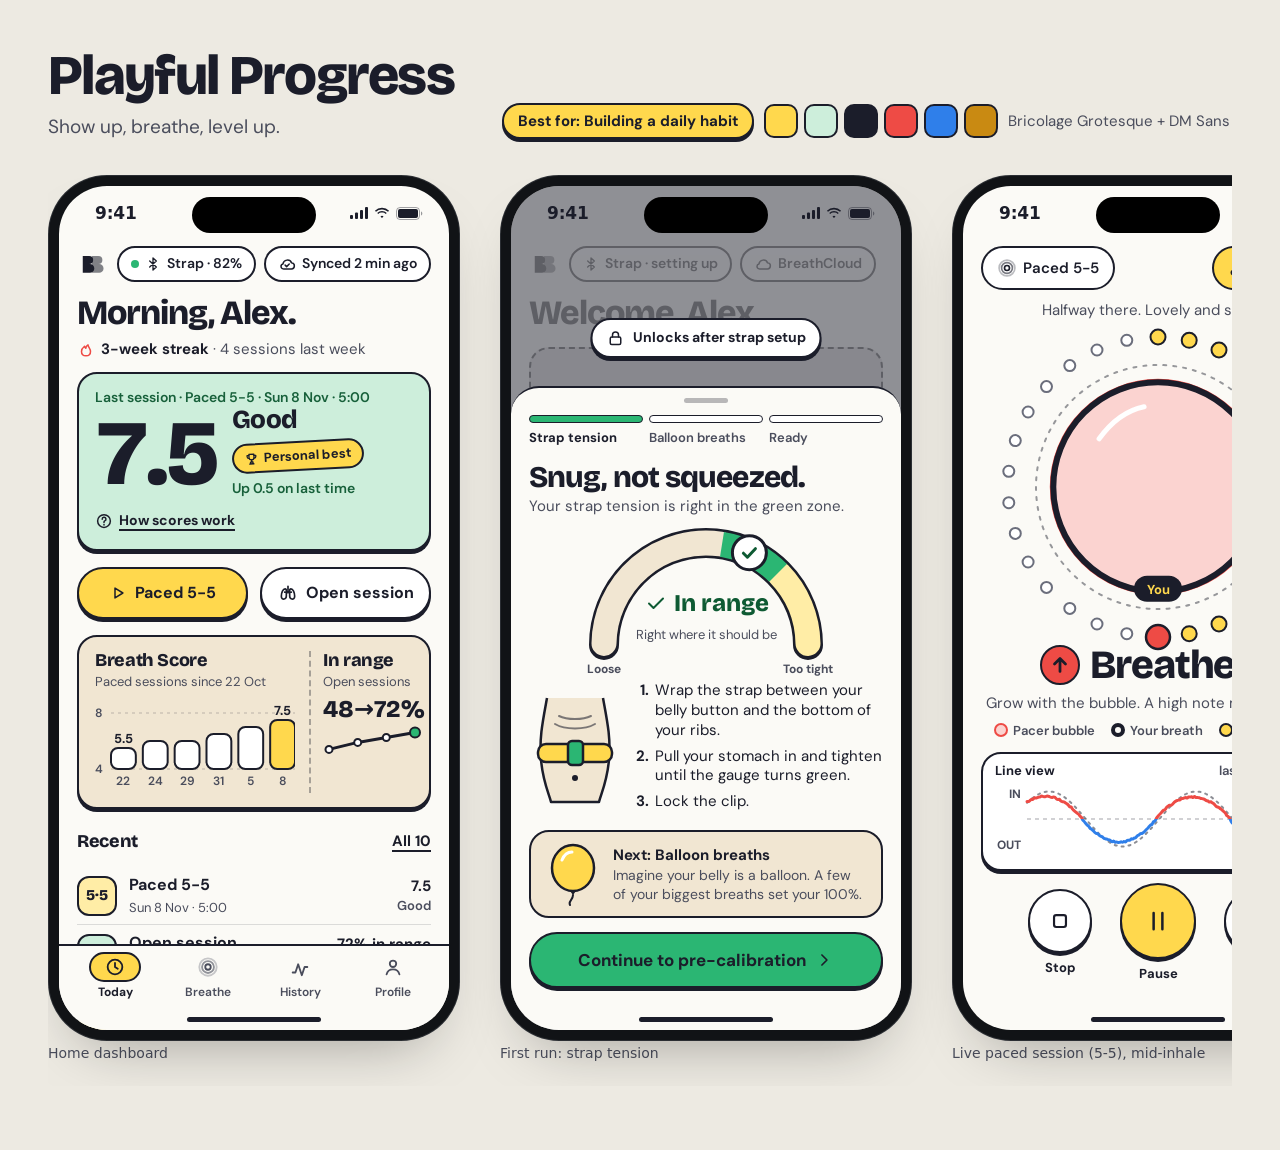
<file: directions/05-playful-progress/index.html>
<!doctype html>
<html lang="en">
<head>
<meta charset="utf-8">
<meta name="viewport" content="width=device-width, initial-scale=1">
<title>Playful Progress · BreathBand®</title>
<link rel="stylesheet" href="../../shared/fonts/fonts.css">
<link rel="stylesheet" href="../../shared/frame.css">
<style>
/* ===================================================================
   05 Playful Progress: design tokens (map 1:1 to a BreathbandTheme)
   =================================================================== */
:root {
  /* colour */
  --ground: #FBFAF6;
  --surface: #FFFFFF;
  --ink: #1B1D2A;
  --ink-2: #4A4D5C;
  --ink-3: #6B6E7C;
  --line: #1B1D2A;
  --mint: #CDEEDB;
  --mint-ink: #17603A;
  --sun: #FFD84D;
  --sun-soft: #FFEDA6;
  --sand: #F1E6D2;
  --sand-2: #E6D7BC;
  --go: #2BB673;            /* in range / ready */
  --go-ink: #0E5A33;
  --low: #C98A12;           /* lowest score band, never the inhale red */
  --inhale: #EE4B45;
  --inhale-soft: #FBD3D0;
  --exhale: #2F7FEA;
  --exhale-soft: #D3E3FB;
  --scrim: rgba(27, 29, 42, .48);

  /* type */
  --font-display: 'Bricolage Grotesque', 'DM Sans', system-ui, sans-serif;
  --font-ui: 'DM Sans', system-ui, sans-serif;
  --fs-hero: 104px;
  --fs-display: 34px;
  --fs-title: 22px;
  --fs-body: 16px;
  --fs-small: 15px;
  --fs-label: 13px;

  /* shape + space */
  --radius: 20px;
  --radius-lg: 28px;
  --radius-pill: 999px;
  --border: 2px;
  --s1: 8px;
  --s2: 12px;
  --s3: 20px;
  --s4: 28px;
  --s5: 40px;
  --gutter: 18px;

  /* elevation: hard offset ink, no blur */
  --lift: 0 3px 0 var(--ink);
  --lift-lg: 0 5px 0 var(--ink);

  /* motion (Flutter: Curves / SpringDescription) */
  --dur-press: 90ms;
  --dur-ui: 220ms;
  --dur-reward: 520ms;        /* score count-up, badge pop: spring damping 0.7 */
  --ease-out: cubic-bezier(.2, .8, .2, 1);
  --ease-breath: cubic-bezier(.45, 0, .55, 1);  /* pacer: sine in-out, never bouncy */

  --icon-stroke: 2;
  --frame-ground: var(--ground);
  --status-ink: var(--ink);
  --page-ground: #EDEAE2;
  --page-ink-2: #4A4D5C;
}

::selection { background: var(--sun); color: var(--ink); }

body { font-family: var(--font-ui); color: var(--ink); }

/* ---------------- page header (outside the phones) ---------------- */
.dir-head { max-width: 1200px; margin-bottom: 36px; display: flex; flex-wrap: wrap; gap: 20px 48px; align-items: end; }
.dir-head h1 { font: 800 56px/1 var(--font-display); letter-spacing: -0.03em; margin: 0 0 10px; }
.dir-head p { font-size: 19px; margin: 0; color: var(--ink-2); }
.dir-meta { display: flex; flex-wrap: wrap; gap: 10px; align-items: center; font-size: 15px; }
.dir-tag { background: var(--sun); border: var(--border) solid var(--ink); border-radius: var(--radius-pill); padding: 6px 14px; font-weight: 700; box-shadow: var(--lift); }
.dir-swatches { display: flex; gap: 6px; }
.dir-swatches span { width: 34px; height: 34px; border-radius: 10px; border: var(--border) solid var(--ink); }
.dir-fonts { color: var(--ink-2); }

/* ---------------- shared in-phone bits ---------------- */
.bb-screen { font-family: var(--font-ui); font-size: var(--fs-body); line-height: 1.4; color: var(--ink); font-variant-numeric: tabular-nums; }
.disp { font-family: var(--font-display); font-weight: 800; letter-spacing: -0.03em; }
.card { background: var(--surface); border: var(--border) solid var(--line); border-radius: var(--radius); box-shadow: var(--lift); }
.pill {
  display: inline-flex; align-items: center; gap: 6px; height: 36px; padding: 0 12px;
  border-radius: var(--radius-pill); border: var(--border) solid var(--line); background: var(--surface);
  font-size: 14px; font-weight: 600; white-space: nowrap;
}
.btn {
  display: inline-flex; align-items: center; justify-content: center; gap: 8px;
  min-height: 52px; padding: 0 20px; border-radius: var(--radius-pill);
  border: var(--border) solid var(--line); background: var(--surface); box-shadow: var(--lift);
  font: 700 17px/1 var(--font-ui); color: var(--ink); cursor: pointer;
  transition: transform var(--dur-press) var(--ease-out), box-shadow var(--dur-press) var(--ease-out);
}
.btn:active { transform: translateY(3px); box-shadow: 0 0 0 var(--ink); }
.btn:focus-visible, .chip:focus-visible, .link:focus-visible { outline: 3px solid var(--exhale); outline-offset: 3px; }
.btn-primary { background: var(--sun); }
.btn-go { background: var(--go); }
.link { display: inline-flex; align-items: center; gap: 6px; min-height: 44px; font-weight: 700; font-size: 15px; color: var(--ink); text-decoration: underline; text-underline-offset: 4px; text-decoration-thickness: 2px; background: none; border: 0; padding: 0; cursor: pointer; }
.dot { display: inline-block; width: 10px; height: 10px; border-radius: 50%; border: 1.5px solid var(--ink); flex: none; }
.dot-in { background: var(--inhale); }
.dot-out { background: var(--exhale); }
.muted { color: var(--ink-2); }

/* tab bar */
.tabbar {
  position: absolute; left: 0; right: 0; bottom: 0; height: 86px; padding: 6px 10px 0;
  background: var(--ground); border-top: var(--border) solid var(--line);
  display: grid; grid-template-columns: repeat(4, 1fr); z-index: 20;
}
.tab { display: flex; flex-direction: column; align-items: center; gap: 2px; min-height: 48px; font-size: 12px; font-weight: 600; color: var(--ink-2); }
.tab .tab-ic { width: 52px; height: 30px; border-radius: var(--radius-pill); display: grid; place-items: center; }
.tab.is-on { color: var(--ink); font-weight: 800; }
.tab.is-on .tab-ic { background: var(--sun); border: var(--border) solid var(--ink); }

/* ================= HOME ================= */
.home { padding: 60px var(--gutter) 0; }
.home-top { display: flex; align-items: center; gap: 8px; }
.home-top .bb-mark { color: var(--ink); margin-right: 2px; }
.pill .ok { width: 8px; height: 8px; border-radius: 50%; background: var(--go); }
.greet { margin: 14px 0 0; font-size: var(--fs-display); line-height: 1.02; }
.greet-sub { display: flex; align-items: center; gap: 6px; margin-top: 8px; font-size: var(--fs-small); color: var(--ink-2); }
.greet-sub b { color: var(--ink); }
.greet-sub .bb-icon { color: var(--inhale); }

.hero {
  margin-top: 12px; padding: 14px 16px 6px; background: var(--mint);
  display: grid; grid-template-columns: auto 1fr; column-gap: 14px; align-items: center;
}
.hero-meta { grid-column: 1 / -1; font-size: 14px; font-weight: 600; color: var(--mint-ink); }
.hero-num { font-size: 92px; line-height: .9; margin-top: 2px; }
.hero-word { font: 800 26px/1 var(--font-display); letter-spacing: -0.02em; }
.hero-side { display: flex; flex-direction: column; gap: 8px; align-items: flex-start; }
.sticker { display: inline-flex; align-items: center; gap: 5px; padding: 4px 10px; border-radius: var(--radius-pill); background: var(--sun); border: var(--border) solid var(--ink); font-size: 13px; font-weight: 800; transform: rotate(-3deg); }
.delta { font-size: 14px; font-weight: 600; color: var(--mint-ink); }
.hero .link { grid-column: 1 / -1; font-size: 14px; }

.quick { display: grid; grid-template-columns: 1fr 1fr; gap: 12px; margin-top: 16px; }
.quick .btn { padding: 0 12px; font-size: 16px; }

.trend { margin-top: 16px; padding: 14px 16px; background: var(--sand); display: grid; grid-template-columns: 1fr 112px; gap: 14px; }
.trend h3, .recent h3 { margin: 0; font: 800 18px/1.1 var(--font-display); letter-spacing: -0.02em; }
.trend .cap { font-size: 13px; color: var(--ink-2); margin-top: 2px; }
.trend-side { border-left: var(--border) dashed rgba(27,29,42,.35); padding-left: 12px; }
.trend-side .big { font: 800 24px/1 var(--font-display); margin-top: 6px; }

.recent { margin-top: 10px; }
.recent-head { display: flex; justify-content: space-between; align-items: center; }
.rows { list-style: none; margin: 4px 0 0; padding: 0; }
.rows li { display: flex; align-items: center; gap: 12px; min-height: 58px; border-bottom: 1.5px solid rgba(27,29,42,.14); }
.rows .badge { width: 40px; height: 40px; border-radius: 12px; border: var(--border) solid var(--ink); display: grid; place-items: center; font: 800 15px/1 var(--font-display); flex: none; }
.rows .b-paced { background: var(--sun-soft); }
.rows .b-open { background: var(--mint); }
.rows .what { flex: 1; min-width: 0; }
.rows .what b { display: block; font-size: 16px; }
.rows .what span { font-size: 13px; color: var(--ink-2); }
.rows .val { text-align: right; font-size: 15px; font-weight: 700; }
.rows .val span { display: block; font-size: 13px; font-weight: 600; color: var(--ink-2); }

/* ================= LOCKED ================= */
.locked-bg { padding: 60px var(--gutter) 0; filter: grayscale(1); opacity: .42; }
.locked-bg .ph { height: 120px; border-radius: var(--radius); background: var(--sand-2); margin-top: 16px; border: var(--border) dashed var(--ink); }
.locked-scrim { position: absolute; inset: 0; background: var(--scrim); z-index: 5; }
.lock-badge { position: absolute; top: 132px; left: 50%; transform: translateX(-50%); z-index: 6; display: inline-flex; align-items: center; gap: 8px; background: var(--surface); border: var(--border) solid var(--ink); border-radius: var(--radius-pill); padding: 8px 14px; font-size: 14px; font-weight: 700; white-space: nowrap; box-shadow: var(--lift); }
.sheet {
  position: absolute; left: 0; right: 0; bottom: 0; z-index: 10; background: var(--ground);
  border-top: var(--border) solid var(--ink); border-radius: var(--radius-lg) var(--radius-lg) 0 0;
  padding: 10px var(--gutter) 42px;
}
.grabber { width: 44px; height: 5px; border-radius: 3px; background: rgba(27,29,42,.3); margin: 0 auto 12px; }
.steps { display: grid; grid-template-columns: repeat(3, 1fr); gap: 6px; }
.steps .seg { height: 8px; border-radius: 4px; border: 1.5px solid var(--ink); background: var(--surface); }
.steps .seg.on { background: var(--go); }
.steps .lbl { font-size: 13px; font-weight: 600; color: var(--ink-2); margin-top: 6px; }
.steps .lbl.on { color: var(--ink); font-weight: 800; }
.sheet h2 { font-size: 30px; line-height: 1.02; margin: 14px 0 4px; }
.sheet .lede { margin: 0; font-size: var(--fs-small); color: var(--ink-2); }
.gauge-wrap { display: grid; grid-template-columns: 1fr; justify-items: center; margin-top: 4px; position: relative; }
.gauge-read { position: absolute; top: 70px; left: 0; right: 0; text-align: center; }
.gauge-read .state { display: inline-flex; align-items: center; gap: 6px; font: 800 24px/1 var(--font-display); color: var(--go-ink); }
.gauge-read .sub { font-size: 13px; color: var(--ink-2); margin-top: 4px; }
.how { display: grid; grid-template-columns: 92px 1fr; gap: 12px; align-items: center; margin-top: 2px; }
.how ol { margin: 0; padding: 0 0 0 20px; font-size: var(--fs-small); line-height: 1.32; }
.how li { padding-left: 2px; margin: 0 0 6px; }
.how li::marker { font-weight: 800; }
.next { display: grid; grid-template-columns: 56px 1fr; gap: 12px; align-items: center; margin-top: 12px; padding: 10px 14px; background: var(--sand); border-radius: var(--radius); border: var(--border) solid var(--ink); }
.next b { display: block; font-size: 15px; }
.next span { font-size: 14px; color: var(--ink-2); display: block; line-height: 1.3; }
.sheet .btn { width: 100%; margin-top: 14px; min-height: 56px; }

/* ================= LIVE ================= */
.live { padding: 60px var(--gutter) 0; text-align: center; }
.live-top { display: flex; justify-content: space-between; align-items: center; }
.live-top .pill { height: 44px; padding: 0 14px; font-size: 15px; }
.pill-on { background: var(--sun); }
.live-msg { margin: 10px 0 0; font-size: var(--fs-small); color: var(--ink-2); }
.ring { display: block; margin: 0 auto; }
.cue { margin-top: -8px; display: inline-flex; align-items: center; gap: 10px; font-size: 40px; line-height: 1; }
.cue .arrow { width: 40px; height: 40px; border-radius: 50%; background: var(--inhale); border: var(--border) solid var(--ink); display: grid; place-items: center; color: var(--ink); }
.cue-sub { margin: 8px 0 0; font-size: var(--fs-small); color: var(--ink-2); }
.key { display: flex; justify-content: center; gap: 16px; margin-top: 8px; font-size: 13px; font-weight: 600; color: var(--ink-2); }
.key i { display: inline-block; width: 14px; height: 14px; border-radius: 50%; vertical-align: -2px; margin-right: 5px; }
.strip { margin-top: 12px; padding: 8px 10px 6px; text-align: left; background: var(--surface); }
.strip-head { display: flex; justify-content: space-between; font-size: 13px; font-weight: 700; padding: 0 2px 2px; }
.strip-head span { color: var(--ink-2); font-weight: 600; }
.controls { display: flex; justify-content: center; align-items: center; gap: 28px; margin-top: 12px; }
.round { display: flex; flex-direction: column; align-items: center; gap: 6px; font-size: 13px; font-weight: 700; }
.round .btn { width: 64px; height: 64px; min-height: 0; padding: 0; border-radius: 50%; }
.round .btn-primary { width: 76px; height: 76px; }

/* ================= REVIEW ================= */
.review { padding: 56px var(--gutter) 0; }
.rv-top { display: flex; justify-content: space-between; align-items: center; margin-left: -10px; }
.rv-top .link { text-decoration: none; padding: 0 10px; }
.rv-top .title { font-size: 15px; font-weight: 700; color: var(--ink-2); }
.rv-hero { margin-top: 0; padding: 4px 16px 8px; background: var(--sun); display: grid; grid-template-columns: auto 1fr; column-gap: 14px; align-items: center; }
.rv-hero .hero-num { font-size: 78px; }
.rv-hero .meta { font-size: 13px; font-weight: 600; color: #5A4300; margin-top: 4px; }
.grid4 { margin-top: 10px; padding: 8px 14px 2px; }
.g-head, .g-row { display: grid; grid-template-columns: 88px 1fr 1fr; align-items: center; column-gap: 10px; }
.g-head { font-size: 13px; font-weight: 700; padding-bottom: 4px; }
.g-head span { display: inline-flex; align-items: center; gap: 6px; }
.g-row { min-height: 44px; border-top: 1.5px solid rgba(27,29,42,.12); }
.g-row .name { font: 800 16px/1.1 var(--font-display); letter-spacing: -0.01em; }
.g-row .name small { display: block; font: 600 12px/1.2 var(--font-ui); color: var(--ink-2); letter-spacing: 0; }
.g-cell { display: flex; align-items: center; gap: 8px; }
.g-cell .n { font: 800 26px/1 var(--font-display); width: 22px; }
.g-cell .w { font-size: 12px; font-weight: 600; color: var(--ink-2); line-height: 1.1; }
.beads10 { display: flex; gap: 2px; margin-top: 4px; }
.beads10 i { width: 6px; height: 6px; border-radius: 50%; background: var(--sand-2); }
.beads10 i.f { background: var(--ink); }
.g-row.secondary .n { font-size: 20px; }
.g-row.secondary { min-height: 40px; }
.legend { margin: 2px 0 0; padding: 8px 0 6px; border-top: 1.5px solid rgba(27,29,42,.12); font-size: 13px; line-height: 1.35; color: var(--ink-2); }
.legend b { color: var(--ink); }
.chart-card { margin-top: 10px; padding: 8px 10px 6px; }
.chips { display: flex; gap: 6px; }
.chip { flex: 1; min-height: 44px; border-radius: var(--radius-pill); border: var(--border) solid transparent; background: var(--sand); font: 700 14px/1 var(--font-ui); color: var(--ink); cursor: pointer; padding: 0; }
.chip.is-on { background: var(--ink); color: var(--sun); }
.scrub-row { display: flex; align-items: center; gap: 10px; margin: 2px 4px 0 32px; }
.scrub { position: relative; flex: 1; height: 8px; border-radius: 4px; background: var(--sand); }
.scrub i { position: absolute; top: -2px; height: 12px; border-radius: 6px; background: var(--ink); }
.scrub-l { font-size: 12px; color: var(--ink-2); font-weight: 600; white-space: nowrap; }
.note { margin-top: 10px; display: grid; grid-template-columns: 24px 1fr; gap: 10px; font-size: var(--fs-small); line-height: 1.38; }
.note b { display: block; font-size: 13px; color: var(--ink-2); }
.note p { margin: 2px 0 0; display: -webkit-box; -webkit-line-clamp: 2; -webkit-box-orient: vertical; overflow: hidden; }
.actions { position: absolute; left: 0; right: 0; bottom: 0; z-index: 20; padding: 10px var(--gutter) 34px; background: var(--ground); border-top: var(--border) solid var(--ink); display: grid; grid-template-columns: 1fr 1fr; gap: 12px; }
.actions .btn { min-height: 48px; font-size: 16px; padding: 0 12px; }

/* waveform classes */
.bb-w-in { stroke: var(--inhale); stroke-linecap: round; stroke-linejoin: round; }
.bb-w-out { stroke: var(--exhale); stroke-linecap: round; stroke-linejoin: round; }
.bb-w-pacer { stroke: var(--ink); opacity: .5; stroke-dasharray: 2 5; stroke-linecap: round; }
.bb-w-mid { stroke: var(--ink); opacity: .4; }
.bb-w-label { font: 700 12px var(--font-ui); fill: var(--ink-2); }
.pw-line-in { stroke: var(--inhale); }
.pw-line-out { stroke: var(--exhale); }
.pw-fill-in { fill: var(--inhale-soft); }
.pw-fill-out { fill: var(--exhale-soft); }
.pw-pacer { stroke: var(--ink); opacity: .55; }
.pw-mid { stroke: var(--ink); opacity: .45; }
.pw-label { font: 700 12px var(--font-ui); fill: var(--ink-2); }
.pw-best { fill: var(--sun); opacity: .55; }
.pw-best-l { font: 800 12px var(--font-ui); fill: var(--ink); }

@media (prefers-reduced-motion: reduce) {
  .btn { transition: none; }
}
</style>
</head>
<body>
<main class="bb-page">
  <header class="dir-head" id="dirHead"></header>
  <div class="bb-row">
    <figure class="bb-shot" data-screen="home"><div class="bb-phone" id="ph-home"></div><figcaption>Home dashboard</figcaption></figure>
    <figure class="bb-shot" data-screen="locked"><div class="bb-phone" id="ph-locked"></div><figcaption>First run: strap tension</figcaption></figure>
    <figure class="bb-shot" data-screen="live"><div class="bb-phone" id="ph-live"></div><figcaption>Live paced session (5-5), mid-inhale</figcaption></figure>
    <figure class="bb-shot" data-screen="review"><div class="bb-phone" id="ph-review"></div><figcaption>Session review (paced)</figcaption></figure>
  </div>
</main>

<script src="../../shared/mock-data.js"></script>
<script src="../../shared/directions.js"></script>
<script src="../../shared/bb.js"></script>
<script>
(function () {
  'use strict';
  var D = BB.data, P = D.latestPaced, O = D.latestOpen, H = D.helpers;
  var DIR = BB_DIRECTIONS.filter(function (d) { return d.id === '05-playful-progress'; })[0];
  var ic = BB.icon;

  // ---------- derived, honest-to-the-data progress facts ----------
  var sessions = D.sessions.slice();
  var paced = sessions.filter(function (s) { return s.type === 'Paced'; });
  var open = sessions.filter(function (s) { return s.type === 'Open'; });
  var best = Math.max.apply(null, paced.map(function (s) { return s.scores.total; }));
  var isBest = P.scores.total === best;
  // weeks (Mon-Sun) with 3+ sessions, counted back from last week
  function weekKey(iso) { var d = new Date(iso + 'T12:00:00'); var day = (d.getDay() + 6) % 7; d.setDate(d.getDate() - day); return d.toISOString().slice(0, 10); }
  var perWeek = {};
  sessions.forEach(function (s) { var k = weekKey(s.date); perWeek[k] = (perWeek[k] || 0) + 1; });
  var weeks = Object.keys(perWeek).sort().reverse();
  var streak = 0;
  for (var w = 0; w < weeks.length && perWeek[weeks[w]] >= 3; w++) streak++;
  var lastWeekCount = perWeek[weeks[0]];
  var firstRange = open[0].open.inRange, lastRange = open[open.length - 1].open.inRange;

  function scoreBits(score) { return { n: H.formatScore(score), w: H.scoreWord(score).word }; }
  function beads10(n) { var s = '<span class="beads10" aria-hidden="true">'; for (var i = 1; i <= 10; i++) s += '<i class="' + (i <= n ? 'f' : '') + '"></i>'; return s + '</span>'; }
  function chrome(el, inner) { el.innerHTML = BB.statusBar() + inner + BB.homeIndicator(); }
  function tabbar(active) {
    var tabs = [['today', 'Today', 'today'], ['breathe', 'Breathe', 'breathe'], ['history', 'History', 'history'], ['profile', 'Profile', 'profile']];
    return '<nav class="tabbar" aria-label="Main">' + tabs.map(function (t) {
      return '<a class="tab' + (t[0] === active ? ' is-on' : '') + '"' + (t[0] === active ? ' aria-current="page"' : '') + '><span class="tab-ic">' + ic(t[2], 22) + '</span>' + t[1] + '</a>';
    }).join('') + '</nav>';
  }

  // ---------- page header ----------
  document.getElementById('dirHead').innerHTML =
    '<div><h1>' + DIR.name + '</h1><p>' + DIR.positioning + '</p></div>' +
    '<div class="dir-meta"><span class="dir-tag">Best for: ' + DIR.bestFor + '</span>' +
    '<span class="dir-swatches">' + DIR.swatches.map(function (s) { return '<span title="' + s.name + ' ' + s.hex + '" style="background:' + s.hex + '"></span>'; }).join('') + '</span>' +
    '<span class="dir-fonts">' + DIR.fonts.join(' + ') + '</span></div>';

  // ================================================================ HOME
  function trendBars() {
    var W = 200, Hh = 96, lane = 16, n = paced.length, gap = 7, bw = (W - lane - gap * (n - 1)) / n, base = 78, top = 22, lo = 4, hi = 8;
    var s = '<svg width="' + W + '" height="' + Hh + '" viewBox="0 0 ' + W + ' ' + Hh + '" role="img" aria-label="Paced Breath Score by session, from ' + H.formatScore(paced[0].scores.total) + ' to ' + H.formatScore(P.scores.total) + '">';
    // scale 4-8 so the rise reads; gridline + label at each end of the scale
    [lo, hi].forEach(function (g) {
      var gy = base - ((g - lo) / (hi - lo)) * (base - top);
      s += '<line x1="' + lane + '" x2="' + W + '" y1="' + gy + '" y2="' + gy + '" stroke="var(--ink)" stroke-opacity=".25" stroke-dasharray="3 4"/>';
      s += '<text x="0" y="' + (gy + 4) + '" style="font:600 12px var(--font-ui);fill:var(--ink-2)">' + g + '</text>';
    });
    paced.forEach(function (p, i) {
      var v = p.scores.total, h = Math.max(6, ((v - lo) / (hi - lo)) * (base - top)), x = lane + i * (bw + gap), last = i === n - 1;
      s += '<rect x="' + x + '" y="' + (base - h) + '" width="' + bw + '" height="' + h + '" rx="7" fill="' + (last ? 'var(--sun)' : 'var(--surface)') + '" stroke="var(--ink)" stroke-width="2"/>';
      if (last || i === 0) s += '<text x="' + (x + bw / 2) + '" y="' + (base - h - 5) + '" text-anchor="middle" style="font:800 13px var(--font-ui);fill:var(--ink)">' + H.formatScore(v) + '</text>';
      s += '<text x="' + (x + bw / 2) + '" y="' + (Hh - 2) + '" text-anchor="middle" style="font:600 12px var(--font-ui);fill:var(--ink-2)">' + BB.fmtDate(p.date).split(' ')[0] + '</text>';
    });
    return s + '</svg>';
  }
  function rangeSteps() {
    var W = 98, Hh = 40, pts = BB.spark(open.map(function (o) { return o.open.inRange; }), W, Hh, 6, 40, 80);
    return '<svg width="' + W + '" height="' + Hh + '" viewBox="0 0 ' + W + ' ' + Hh + '" role="img" aria-label="Open sessions, time in normal range from ' + firstRange + '% to ' + lastRange + '%">' +
      '<path d="' + BB.linePath(pts) + '" fill="none" stroke="var(--ink)" stroke-width="3" stroke-linecap="round" stroke-linejoin="round"/>' +
      pts.map(function (p, i) { return '<circle cx="' + p[0] + '" cy="' + p[1] + '" r="' + (i === pts.length - 1 ? 5 : 3.5) + '" fill="' + (i === pts.length - 1 ? 'var(--go)' : 'var(--surface)') + '" stroke="var(--ink)" stroke-width="2"/>'; }).join('') + '</svg>';
  }
  function recentRows(count) {
    return sessions.slice().reverse().slice(0, count).map(function (s) {
      var isP = s.type === 'Paced';
      var val = isP
        ? H.formatScore(s.scores.total) + '<span>' + H.scoreWord(s.scores.total).word + '</span>'
        : s.open.inRange + '% in range<span>' + s.open.rate + ' br/min</span>';
      return '<li><span class="badge ' + (isP ? 'b-paced' : 'b-open') + '" aria-hidden="true">' + (isP ? s.pacer.replace('-', '·') : ic('lungs', 22)) + '</span>' +
        '<span class="what"><b>' + (isP ? 'Paced ' + s.pacer : 'Open session') + '</b><span>' + BB.fmtDate(s.date, true) + ' · ' + BB.fmtClock(s.duration) + '</span></span>' +
        '<span class="val">' + val + '</span></li>';
    }).join('');
  }
  var sb = scoreBits(P.scores.total);
  chrome(document.getElementById('ph-home'),
    '<div class="bb-screen home">' +
      '<div class="home-top">' + BB.mark(30, 'solid') +
        '<span class="pill"><span class="ok"></span>' + ic('bluetooth', 16) + 'Strap · ' + D.device.battery + '%</span>' +
        '<span class="pill">' + ic('cloudCheck', 18) + 'Synced ' + D.cloud.lastSync + '</span>' +
      '</div>' +
      '<h1 class="greet disp">Morning, ' + D.user.firstName + '.</h1>' +
      '<div class="greet-sub">' + ic('flame', 18) + '<span><b>' + streak + '-week streak</b> · ' + lastWeekCount + ' sessions last week</span></div>' +
      '<section class="hero card" aria-label="Latest session">' +
        '<div class="hero-meta">Last session · ' + P.pacerLabel + ' · ' + BB.fmtDate(P.date, true) + ' · ' + P.durationLabel + '</div>' +
        '<div class="hero-num disp">' + sb.n + '</div>' +
        '<div class="hero-side"><div class="hero-word">' + sb.w + '</div>' +
          (isBest ? '<span class="sticker">' + ic('trophy', 15) + 'Personal best</span>' : '') +
          '<div class="delta">Up ' + H.formatScore(P.scores.total - P.previousTotal) + ' on last time</div></div>' +
        '<button class="link" type="button">' + ic('help', 18) + 'How scores work</button>' +
      '</section>' +
      '<div class="quick">' +
        '<button class="btn btn-primary" type="button">' + ic('play', 18) + 'Paced 5-5</button>' +
        '<button class="btn" type="button">' + ic('lungs', 20) + 'Open session</button>' +
      '</div>' +
      '<section class="trend card" aria-label="Progress">' +
        '<div><h3>Breath Score</h3><div class="cap">Paced sessions since ' + BB.fmtDate(paced[0].date) + '</div>' + trendBars() + '</div>' +
        '<div class="trend-side"><h3>In range</h3><div class="cap">Open sessions</div><div class="big">' + firstRange + '→' + lastRange + '%</div>' + rangeSteps() + '</div>' +
      '</section>' +
      '<section class="recent" aria-label="Recent sessions"><div class="recent-head"><h3>Recent</h3><button class="link" type="button">All ' + sessions.length + '</button></div>' +
        '<ul class="rows">' + recentRows(4) + '</ul></section>' +
    '</div>' + tabbar('today'));

  // ================================================================ LOCKED
  function gaugeSVG() {
    var T = D.calibration.tension, cx = 150, cy = 124, R = 102, W = 300, Hh = 158;
    function pt(f, r) { var a = Math.PI * (1 - f); return [cx + r * Math.cos(a), cy - r * Math.sin(a)]; }
    function arc(f0, f1, r) { var a = pt(f0, r), b = pt(f1, r); return 'M' + a[0].toFixed(1) + ' ' + a[1].toFixed(1) + 'A' + r + ' ' + r + ' 0 0 1 ' + b[0].toFixed(1) + ' ' + b[1].toFixed(1); }
    var needle = pt(T.value, R - 30), tip = pt(T.value, R + 14);
    var s = '<svg width="' + W + '" height="' + Hh + '" viewBox="0 0 ' + W + ' ' + Hh + '" role="img" aria-label="Strap tension gauge: in range">';
    s += '<path d="' + arc(0, 1, R) + '" fill="none" stroke="var(--ink)" stroke-width="30" stroke-linecap="round"/>';
    s += '<path d="' + arc(0.005, T.rangeLow - 0.005, R) + '" fill="none" stroke="var(--sand)" stroke-width="25" stroke-linecap="round"/>';
    s += '<path d="' + arc(T.rangeHigh + 0.005, 0.995, R) + '" fill="none" stroke="var(--sun-soft)" stroke-width="25" stroke-linecap="round"/>';
    s += '<path d="' + arc(T.rangeLow, T.rangeHigh, R) + '" fill="none" stroke="var(--go)" stroke-width="25"/>';
    // zone words
    var lo = [cx - R, cy + 24], hi = [cx + R, cy + 24];
    s += '<text x="' + lo[0] + '" y="' + (lo[1] + 4) + '" text-anchor="middle" style="font:700 12px var(--font-ui);fill:var(--ink-2)">Loose</text>';
    s += '<text x="' + hi[0] + '" y="' + (hi[1] + 4) + '" text-anchor="middle" style="font:700 12px var(--font-ui);fill:var(--ink-2)">Too tight</text>';
    // marker on the arc
    s += '<circle cx="' + pt(T.value, R)[0].toFixed(1) + '" cy="' + pt(T.value, R)[1].toFixed(1) + '" r="17" fill="var(--surface)" stroke="var(--ink)" stroke-width="3"/>';
    s += '<path d="m' + (pt(T.value, R)[0] - 6).toFixed(1) + ' ' + (pt(T.value, R)[1] + 0.5).toFixed(1) + ' 4 4 8-8.5" fill="none" stroke="var(--go-ink)" stroke-width="3" stroke-linecap="round" stroke-linejoin="round"/>';
    return s + '</svg>';
  }
  function torsoSVG() {
    // flat drawn torso: ribs above, belly button below, strap band between them, clip locked
    return '<svg width="92" height="112" viewBox="0 0 92 112" role="img" aria-label="Where the strap goes: between belly button and ribs">' +
      '<path d="M18 4c-4 22-8 40-6 62 2 22 8 34 10 42h48c2-8 8-20 10-42 2-22-2-40-6-62" fill="var(--sand)" stroke="var(--ink)" stroke-width="2.5" stroke-linejoin="round"/>' +
      '<path d="M26 30c10 6 30 6 40 0M30 22c8 4 24 4 32 0" fill="none" stroke="var(--ink)" stroke-width="2" stroke-linecap="round" opacity=".55"/>' +
      '<rect x="9" y="50" width="74" height="18" rx="8" fill="var(--sun)" stroke="var(--ink)" stroke-width="2.5"/>' +
      '<rect x="39" y="47" width="15" height="24" rx="4" fill="var(--go)" stroke="var(--ink)" stroke-width="2.5"/>' +
      '<circle cx="46" cy="84" r="3" fill="var(--ink)"/>' +
      '</svg>';
  }
  function balloonSVG() {
    return '<svg width="56" height="64" viewBox="0 0 56 64" aria-hidden="true">' +
      '<ellipse cx="28" cy="26" rx="21" ry="23" fill="var(--sun)" stroke="var(--ink)" stroke-width="2.5"/>' +
      '<path d="M17 18c2-5 6-8 10-8" fill="none" stroke="var(--surface)" stroke-width="3" stroke-linecap="round"/>' +
      '<path d="m25 49 3 4 3-4z" fill="var(--ink)"/><path d="M28 53c0 5-5 6-3 10" fill="none" stroke="var(--ink)" stroke-width="2" stroke-linecap="round"/>' +
      '</svg>';
  }
  var steps = D.calibration.steps;
  chrome(document.getElementById('ph-locked'),
    '<div class="bb-screen" aria-hidden="false">' +
      '<div class="locked-bg" aria-hidden="true">' +
        '<div class="home-top">' + BB.mark(30, 'solid') + '<span class="pill">' + ic('bluetooth', 16) + 'Strap · setting up</span><span class="pill">' + ic('cloud', 18) + 'BreathCloud</span></div>' +
        '<div class="greet disp">Welcome, ' + D.user.firstName + '.</div>' +
        '<div class="ph"></div>' +
      '</div>' +
      '<div class="locked-scrim"></div>' +
      '<div class="lock-badge">' + ic('lock', 18) + 'Unlocks after strap setup</div>' +
      '<section class="sheet" role="dialog" aria-label="Strap setup">' +
        '<div class="grabber"></div>' +
        '<div class="steps" aria-label="Setup, step 1 of 3">' + steps.map(function (s, i) {
          return '<div><div class="seg' + (i === 0 ? ' on' : '') + '"></div><div class="lbl' + (i === 0 ? ' on' : '') + '">' + s + '</div></div>';
        }).join('') + '</div>' +
        '<h2 class="disp">Snug, not squeezed.</h2>' +
        '<p class="lede">Your strap tension is right in the green zone.</p>' +
        '<div class="gauge-wrap">' + gaugeSVG() +
          '<div class="gauge-read"><div class="state">' + ic('check', 24) + 'In range</div><div class="sub">Right where it should be</div></div></div>' +
        '<div class="how">' + torsoSVG() +
          '<ol><li>Wrap the strap between your belly button and the bottom of your ribs.</li><li>Pull your stomach in and tighten until the gauge turns green.</li><li>Lock the clip.</li></ol></div>' +
        '<div class="next">' + balloonSVG() + '<div><b>Next: Balloon breaths</b><span>Imagine your belly is a balloon. A few of your biggest breaths set your 100%.</span></div></div>' +
        '<button class="btn btn-go" type="button">Continue to pre-calibration' + ic('chevronRight', 20) + '</button>' +
      '</section>' +
    '</div>');

  // ================================================================ LIVE
  var L = BB.liveState();
  function ringSVG() {
    var W = 354, Hh = 332, cx = W / 2, cy = Hh / 2, Rb = 150, n = L.breathsTotal, done = L.breathNumber - 1;
    var rMin = 50, rMax = 122;
    var rp = rMin + (rMax - rMin) * L.pacerSize, ru = rMin + (rMax - rMin) * Math.max(0, Math.min(1, L.userSize));
    var s = '<svg class="ring" width="' + W + '" height="' + Hh + '" viewBox="0 0 ' + W + ' ' + Hh + '" role="img" aria-label="Pacer bubble growing on the inhale, your ring just outside it. ' + done + ' of ' + n + ' breaths done.">';
    // target: full inhale
    s += '<circle cx="' + cx + '" cy="' + cy + '" r="' + rMax + '" fill="none" stroke="var(--ink)" stroke-width="2" stroke-dasharray="3 7" stroke-linecap="round" opacity=".45"/>';
    // pacer bubble (inhale phase tint)
    s += '<circle cx="' + cx + '" cy="' + cy + '" r="' + rp.toFixed(1) + '" fill="var(--inhale-soft)" stroke="var(--inhale)" stroke-width="2"/>';
    s += '<path d="M' + (cx - rp * 0.55).toFixed(1) + ' ' + (cy - rp * 0.45).toFixed(1) + 'q' + (rp * 0.18).toFixed(1) + ' ' + (-rp * 0.25).toFixed(1) + ' ' + (rp * 0.42).toFixed(1) + ' ' + (-rp * 0.3).toFixed(1) + '" fill="none" stroke="var(--surface)" stroke-width="5" stroke-linecap="round"/>';
    // the user's ring
    s += '<circle cx="' + cx + '" cy="' + cy + '" r="' + ru.toFixed(1) + '" fill="none" stroke="var(--ink)" stroke-width="6"/>';
    s += '<g transform="translate(' + cx + ' ' + (cy + ru - 3).toFixed(1) + ')"><rect x="-24" y="-13" width="48" height="26" rx="13" fill="var(--ink)"/><text x="0" y="5" text-anchor="middle" style="font:800 13px var(--font-ui);fill:var(--sun)">You</text></g>';
    // breath beads, 12 o'clock first, clockwise
    for (var i = 0; i < n; i++) {
      var a = -Math.PI / 2 + (i / n) * Math.PI * 2, x = cx + Rb * Math.cos(a), y = cy + Rb * Math.sin(a);
      if (i < done) s += '<circle cx="' + x.toFixed(1) + '" cy="' + y.toFixed(1) + '" r="7.5" fill="var(--sun)" stroke="var(--ink)" stroke-width="2"/>';
      else if (i === done) s += '<circle cx="' + x.toFixed(1) + '" cy="' + y.toFixed(1) + '" r="12" fill="var(--inhale)" stroke="var(--ink)" stroke-width="2.5"/>';
      else s += '<circle cx="' + x.toFixed(1) + '" cy="' + y.toFixed(1) + '" r="5.5" fill="var(--surface)" stroke="var(--ink-3)" stroke-width="2"/>';
    }
    return s + '</svg>';
  }
  var stripSVG = BB.waveSVG({
    samples: P.userWave, pacer: P.pacerWave, hz: P.sampleHz, t0: L.t - 20, t1: L.t,
    width: 334, height: 74, range: 3.6, pad: { l: 34, r: 6, t: 4, b: 4 }, stroke: 3, pacerStroke: 2,
    title: 'Last 20 seconds: your line against the pacer line, inhale above the midline'
  });
  chrome(document.getElementById('ph-live'),
    '<div class="bb-screen live">' +
      '<div class="live-top">' +
        '<span class="pill">' + ic('breathe', 20) + P.pacerLabel + '</span>' +
        '<button class="pill pill-on" type="button" aria-pressed="true">' + ic('note', 20) + 'Notes on</button>' +
      '</div>' +
      '<p class="live-msg">' + (L.progress < 0.45 ? 'Nearly halfway' : L.progress < 0.55 ? 'Halfway there' : L.progress < 0.85 ? 'Over the hump' : 'Nearly done') + '. Lovely and steady.</p>' +
      ringSVG() +
      '<div class="cue disp"><span class="arrow"><svg width="22" height="22" viewBox="0 0 24 24" fill="none" stroke="currentColor" stroke-width="3" stroke-linecap="round" stroke-linejoin="round" aria-hidden="true"><path d="M12 19V5M6 11l6-6 6 6"/></svg></span>Breathe in</div>' +
      '<p class="cue-sub">Grow with the bubble. A high note marks the top.</p>' +
      '<div class="key"><span><i style="background:var(--inhale-soft);border:2px solid var(--inhale)"></i>Pacer bubble</span><span><i style="border:4px solid var(--ink)"></i>Your breath</span><span><i style="background:var(--sun);border:2px solid var(--ink)"></i>Breaths done</span></div>' +
      '<div class="strip card"><div class="strip-head">Line view<span>last few breaths</span></div>' + stripSVG + '</div>' +
      '<div class="controls">' +
        '<div class="round"><button class="btn" type="button" aria-label="Stop session">' + ic('stop', 26) + '</button>Stop</div>' +
        '<div class="round"><button class="btn btn-primary" type="button" aria-label="Pause session">' + ic('pause', 30) + '</button>Pause</div>' +
        '<div class="round"><button class="btn" type="button" aria-label="Sound settings">' + ic('soundOn', 26) + '</button>Sound</div>' +
      '</div>' +
    '</div>');

  // ================================================================ REVIEW
  function reviewWave() {
    var t0 = 60, t1 = 120, W = 334, Hh = 112, pad = { l: 32, r: 4, t: 18, b: 4 };
    var box = { x: pad.l, y: pad.t, w: W - pad.l - pad.r, h: Hh - pad.t - pad.b }, range = 3.8, hz = P.sampleHz;
    var mid = box.y + box.h / 2;
    var xy = BB.toXY(BB.slice(P.userWave, hz, t0, t1, 600), box, t0, t1, range);
    var pxy = BB.toXY(BB.slice(P.pacerWave, hz, t0, t1, 600), box, t0, t1, range);
    var d = BB.smoothPath(xy), area = BB.areaPath(xy, mid, true);
    // best two consecutive breaths in view (lowest mean |user - pacer|)
    var dev = [];
    for (var b = t0 / 10; b < t1 / 10; b++) { var sum = 0; for (var i = b * 100; i < b * 100 + 100; i++) sum += Math.abs(P.userWave[i] - P.pacerWave[i]); dev.push({ b: b, d: sum / 100 }); }
    var bestPair = 0, bestVal = 1e9;
    for (var k = 0; k < dev.length - 1; k++) { var v = dev[k].d + dev[k + 1].d; if (v < bestVal) { bestVal = v; bestPair = k; } }
    var bx0 = box.x + ((dev[bestPair].b * 10 - t0) / (t1 - t0)) * box.w, bx1 = box.x + (((dev[bestPair].b + 2) * 10 - t0) / (t1 - t0)) * box.w;
    var s = '<svg width="' + W + '" height="' + Hh + '" viewBox="0 0 ' + W + ' ' + Hh + '" role="img" aria-label="One minute of the session: your breath against the pacer. Inhale above the midline in red, exhale below in blue. Best stretch highlighted.">';
    s += '<defs><clipPath id="rvIn"><rect x="0" y="0" width="' + W + '" height="' + mid + '"/></clipPath><clipPath id="rvOut"><rect x="0" y="' + mid + '" width="' + W + '" height="' + (Hh - mid) + '"/></clipPath></defs>';
    s += '<rect class="pw-best" x="' + bx0.toFixed(1) + '" y="' + (box.y - 2) + '" width="' + (bx1 - bx0).toFixed(1) + '" height="' + (box.h + 4) + '" rx="10"/>';
    s += '<text class="pw-best-l" x="' + ((bx0 + bx1) / 2).toFixed(1) + '" y="12" text-anchor="middle">Best stretch</text>';
    s += '<path class="pw-fill-in" d="' + area + '" clip-path="url(#rvIn)"/><path class="pw-fill-out" d="' + area + '" clip-path="url(#rvOut)"/>';
    s += '<line class="pw-mid" x1="' + box.x + '" x2="' + (box.x + box.w) + '" y1="' + mid + '" y2="' + mid + '" stroke-width="1.5" stroke-dasharray="5 5"/>';
    s += '<path class="pw-pacer" d="' + BB.smoothPath(pxy) + '" fill="none" stroke-width="2" stroke-dasharray="2 5" stroke-linecap="round"/>';
    s += '<path class="pw-line-in" d="' + d + '" fill="none" stroke-width="3" stroke-linecap="round" stroke-linejoin="round" clip-path="url(#rvIn)"/>';
    s += '<path class="pw-line-out" d="' + d + '" fill="none" stroke-width="3" stroke-linecap="round" stroke-linejoin="round" clip-path="url(#rvOut)"/>';
    s += '<text class="pw-label" x="' + (pad.l - 6) + '" y="' + (box.y + 12) + '" text-anchor="end">IN</text>';
    s += '<text class="pw-label" x="' + (pad.l - 6) + '" y="' + (box.y + box.h - 2) + '" text-anchor="end">OUT</text>';
    return s + '</svg>';
  }
  function cell(score, label) {
    var b = scoreBits(score);
    return '<div class="g-cell" aria-label="' + label + ' ' + b.n + ', ' + b.w + '"><span class="n">' + b.n + '</span><span><span class="w">' + b.w + '</span>' + beads10(score) + '</span></div>';
  }
  var S = P.scores, rb = scoreBits(S.total);
  chrome(document.getElementById('ph-review'),
    '<div class="bb-screen review">' +
      '<div class="rv-top"><button class="link" type="button">' + ic('chevronLeft', 22) + 'History</button><span class="title">' + BB.fmtDate(P.date, true) + ' · ' + P.time + ' · ' + P.durationLabel + '</span><span style="width:44px"></span></div>' +
      '<section class="rv-hero card" aria-label="Total Breath Score">' +
        '<div class="hero-num disp">' + rb.n + '</div>' +
        '<div class="hero-side"><div class="hero-word">' + rb.w + '</div>' +
          (isBest ? '<span class="sticker" style="background:var(--surface)">' + ic('trophy', 15) + 'Personal best</span>' : '') +
          '<div class="meta">Total Breath Score · ' + P.pacerLabel.replace('-', '‑') + '</div></div>' +
      '</section>' +
      '<section class="grid4 card" aria-label="Score breakdown">' +
        '<div class="g-head"><span></span><span><i class="dot dot-in"></i>Inhale ↑</span><span><i class="dot dot-out"></i>Exhale ↓</span></div>' +
        '<div class="g-row"><span class="name">Timing<small>vs pacer</small></span>' + cell(S.timing.inhale, 'Timing inhale') + cell(S.timing.exhale, 'Timing exhale') + '</div>' +
        '<div class="g-row"><span class="name">Depth<small>vs 6% target</small></span>' + cell(S.depth.inhale, 'Depth inhale') + cell(S.depth.exhale, 'Depth exhale') + '</div>' +
        '<div class="g-row secondary"><span class="name" style="font-size:14px">Smoothness<small>bonus</small></span>' + cell(S.smoothness.inhale, 'Smoothness inhale') + cell(S.smoothness.exhale, 'Smoothness exhale') + '</div>' +
        '<p class="legend"><b>How scores work:</b> within 10% of the pacer scores 10; each extra 10% off is one point less, down to 1. Smoothness is a bonus, not in the total.</p>' +
      '</section>' +
      '<section class="chart-card card" aria-label="Breathing graph">' +
        '<div class="chips" role="tablist" aria-label="Time window">' + D.timeAxis.map(function (c) { return '<button class="chip' + (c === '60 s' ? ' is-on' : '') + '" role="tab" aria-selected="' + (c === '60 s') + '" type="button">' + c + '</button>'; }).join('') + '</div>' +
        reviewWave() +
        '<div class="scrub-row"><div class="scrub" aria-hidden="true"><i style="left:' + (60 / P.duration * 100) + '%;width:' + (60 / P.duration * 100) + '%"></i></div>' +
        '<span class="scrub-l">Swipe · 1:00–2:00 of ' + P.durationLabel + '</span></div>' +
      '</section>' +
      '<div class="note">' + ic('pencil', 22) + '<div><b>Your note</b><p>' + P.note + '</p></div></div>' +
    '</div>' +
    '<div class="actions">' +
      '<button class="btn" type="button">' + ic('pdf', 20) + 'Export PDF</button>' +
      '<button class="btn btn-primary" type="button">' + ic('cloudCheck', 22) + 'BreathCloud</button>' +
    '</div>');

  BB.initPage();
})();
</script>
</body>
</html>
</file>
<file: shared/fonts/fonts.css>
/* Self-hosted Google Fonts (latin subset) so pages work offline from file:// */
@font-face {
  font-family: 'Archivo';
  font-style: normal;
  font-weight: 400 900;
  font-stretch: 62% 125%;
  font-display: swap;
  src: url('Archivo-normal-400-900.woff2') format('woff2');
  unicode-range: U+0000-00FF, U+0131, U+0152-0153, U+02BB-02BC, U+02C6, U+02DA, U+02DC, U+0304, U+0308, U+0329, U+2000-206F, U+20AC, U+2122, U+2191, U+2193, U+2212, U+2215, U+FEFF, U+FFFD;
}
@font-face {
  font-family: 'Bricolage Grotesque';
  font-style: normal;
  font-weight: 400 800;
  font-stretch: 100%;
  font-display: swap;
  src: url('BricolageGrotesque-normal-400-800.woff2') format('woff2');
  unicode-range: U+0000-00FF, U+0131, U+0152-0153, U+02BB-02BC, U+02C6, U+02DA, U+02DC, U+0304, U+0308, U+0329, U+2000-206F, U+20AC, U+2122, U+2191, U+2193, U+2212, U+2215, U+FEFF, U+FFFD;
}
@font-face {
  font-family: 'DM Sans';
  font-style: normal;
  font-weight: 400 700;
  font-display: swap;
  src: url('DMSans-normal-400-700.woff2') format('woff2');
  unicode-range: U+0000-00FF, U+0131, U+0152-0153, U+02BB-02BC, U+02C6, U+02DA, U+02DC, U+0304, U+0308, U+0329, U+2000-206F, U+20AC, U+2122, U+2191, U+2193, U+2212, U+2215, U+FEFF, U+FFFD;
}
@font-face {
  font-family: 'Figtree';
  font-style: normal;
  font-weight: 400 800;
  font-display: swap;
  src: url('Figtree-normal-400-800.woff2') format('woff2');
  unicode-range: U+0000-00FF, U+0131, U+0152-0153, U+02BB-02BC, U+02C6, U+02DA, U+02DC, U+0304, U+0308, U+0329, U+2000-206F, U+20AC, U+2122, U+2191, U+2193, U+2212, U+2215, U+FEFF, U+FFFD;
}
@font-face {
  font-family: 'Fraunces';
  font-style: italic;
  font-weight: 300 800;
  font-display: swap;
  src: url('Fraunces-italic-300-800.woff2') format('woff2');
  unicode-range: U+0000-00FF, U+0131, U+0152-0153, U+02BB-02BC, U+02C6, U+02DA, U+02DC, U+0304, U+0308, U+0329, U+2000-206F, U+20AC, U+2122, U+2191, U+2193, U+2212, U+2215, U+FEFF, U+FFFD;
}
@font-face {
  font-family: 'Fraunces';
  font-style: normal;
  font-weight: 300 800;
  font-display: swap;
  src: url('Fraunces-normal-300-800.woff2') format('woff2');
  unicode-range: U+0000-00FF, U+0131, U+0152-0153, U+02BB-02BC, U+02C6, U+02DA, U+02DC, U+0304, U+0308, U+0329, U+2000-206F, U+20AC, U+2122, U+2191, U+2193, U+2212, U+2215, U+FEFF, U+FFFD;
}
@font-face {
  font-family: 'IBM Plex Sans';
  font-style: normal;
  font-weight: 400;
  font-stretch: 100%;
  font-display: swap;
  src: url('IBMPlexSans-normal-400.woff2') format('woff2');
  unicode-range: U+0000-00FF, U+0131, U+0152-0153, U+02BB-02BC, U+02C6, U+02DA, U+02DC, U+0304, U+0308, U+0329, U+2000-206F, U+20AC, U+2122, U+2191, U+2193, U+2212, U+2215, U+FEFF, U+FFFD;
}
@font-face {
  font-family: 'IBM Plex Sans';
  font-style: normal;
  font-weight: 500;
  font-stretch: 100%;
  font-display: swap;
  src: url('IBMPlexSans-normal-500.woff2') format('woff2');
  unicode-range: U+0000-00FF, U+0131, U+0152-0153, U+02BB-02BC, U+02C6, U+02DA, U+02DC, U+0304, U+0308, U+0329, U+2000-206F, U+20AC, U+2122, U+2191, U+2193, U+2212, U+2215, U+FEFF, U+FFFD;
}
@font-face {
  font-family: 'IBM Plex Sans';
  font-style: normal;
  font-weight: 600;
  font-stretch: 100%;
  font-display: swap;
  src: url('IBMPlexSans-normal-600.woff2') format('woff2');
  unicode-range: U+0000-00FF, U+0131, U+0152-0153, U+02BB-02BC, U+02C6, U+02DA, U+02DC, U+0304, U+0308, U+0329, U+2000-206F, U+20AC, U+2122, U+2191, U+2193, U+2212, U+2215, U+FEFF, U+FFFD;
}
@font-face {
  font-family: 'IBM Plex Sans';
  font-style: normal;
  font-weight: 700;
  font-stretch: 100%;
  font-display: swap;
  src: url('IBMPlexSans-normal-700.woff2') format('woff2');
  unicode-range: U+0000-00FF, U+0131, U+0152-0153, U+02BB-02BC, U+02C6, U+02DA, U+02DC, U+0304, U+0308, U+0329, U+2000-206F, U+20AC, U+2122, U+2191, U+2193, U+2212, U+2215, U+FEFF, U+FFFD;
}
@font-face {
  font-family: 'IBM Plex Sans Condensed';
  font-style: normal;
  font-weight: 400;
  font-display: swap;
  src: url('IBMPlexSansCondensed-normal-400.woff2') format('woff2');
  unicode-range: U+0000-00FF, U+0131, U+0152-0153, U+02BB-02BC, U+02C6, U+02DA, U+02DC, U+0304, U+0308, U+0329, U+2000-206F, U+20AC, U+2122, U+2191, U+2193, U+2212, U+2215, U+FEFF, U+FFFD;
}
@font-face {
  font-family: 'IBM Plex Sans Condensed';
  font-style: normal;
  font-weight: 500;
  font-display: swap;
  src: url('IBMPlexSansCondensed-normal-500.woff2') format('woff2');
  unicode-range: U+0000-00FF, U+0131, U+0152-0153, U+02BB-02BC, U+02C6, U+02DA, U+02DC, U+0304, U+0308, U+0329, U+2000-206F, U+20AC, U+2122, U+2191, U+2193, U+2212, U+2215, U+FEFF, U+FFFD;
}
@font-face {
  font-family: 'IBM Plex Sans Condensed';
  font-style: normal;
  font-weight: 600;
  font-display: swap;
  src: url('IBMPlexSansCondensed-normal-600.woff2') format('woff2');
  unicode-range: U+0000-00FF, U+0131, U+0152-0153, U+02BB-02BC, U+02C6, U+02DA, U+02DC, U+0304, U+0308, U+0329, U+2000-206F, U+20AC, U+2122, U+2191, U+2193, U+2212, U+2215, U+FEFF, U+FFFD;
}
@font-face {
  font-family: 'Instrument Sans';
  font-style: normal;
  font-weight: 400 700;
  font-stretch: 75% 100%;
  font-display: swap;
  src: url('InstrumentSans-normal-400-700.woff2') format('woff2');
  unicode-range: U+0000-00FF, U+0131, U+0152-0153, U+02BB-02BC, U+02C6, U+02DA, U+02DC, U+0304, U+0308, U+0329, U+2000-206F, U+20AC, U+2122, U+2191, U+2193, U+2212, U+2215, U+FEFF, U+FFFD;
}
@font-face {
  font-family: 'Instrument Serif';
  font-style: italic;
  font-weight: 400;
  font-display: swap;
  src: url('InstrumentSerif-italic-400.woff2') format('woff2');
  unicode-range: U+0000-00FF, U+0131, U+0152-0153, U+02BB-02BC, U+02C6, U+02DA, U+02DC, U+0304, U+0308, U+0329, U+2000-206F, U+20AC, U+2122, U+2191, U+2193, U+2212, U+2215, U+FEFF, U+FFFD;
}
@font-face {
  font-family: 'Instrument Serif';
  font-style: normal;
  font-weight: 400;
  font-display: swap;
  src: url('InstrumentSerif-normal-400.woff2') format('woff2');
  unicode-range: U+0000-00FF, U+0131, U+0152-0153, U+02BB-02BC, U+02C6, U+02DA, U+02DC, U+0304, U+0308, U+0329, U+2000-206F, U+20AC, U+2122, U+2191, U+2193, U+2212, U+2215, U+FEFF, U+FFFD;
}
@font-face {
  font-family: 'Unbounded';
  font-style: normal;
  font-weight: 400 900;
  font-display: swap;
  src: url('Unbounded-normal-400-900.woff2') format('woff2');
  unicode-range: U+0000-00FF, U+0131, U+0152-0153, U+02BB-02BC, U+02C6, U+02DA, U+02DC, U+0304, U+0308, U+0329, U+2000-206F, U+20AC, U+2122, U+2191, U+2193, U+2212, U+2215, U+FEFF, U+FFFD;
}
</file>
<file: shared/frame.css>
/*
 * Shared phone-frame structure. Colours come from each direction's tokens:
 *   --frame-ground   screen background
 *   --status-ink     status bar + home indicator colour
 *   --page-ground    background of the direction page around the frames
 */
*,
*::before,
*::after { box-sizing: border-box; }

html, body { margin: 0; }
body {
  background: var(--page-ground, #e9e9e6);
  -webkit-font-smoothing: antialiased;
  text-rendering: optimizeLegibility;
}
button { font: inherit; color: inherit; }

/* ---- direction page (all screens in a row) ---- */
.bb-page { padding: 48px 48px 64px; }
.bb-row {
  display: flex;
  gap: 40px;
  align-items: flex-start;
  overflow-x: auto;
  padding-bottom: 24px;
}
.bb-shot { flex: none; margin: 0; }
.bb-shot > figcaption {
  margin-top: 14px;
  font: 500 14px/1.3 system-ui, sans-serif;
  color: var(--page-ink-2, #555);
}

/* ---- the phone ---- */
.bb-phone {
  position: relative;
  width: 390px;
  height: 844px;
  overflow: hidden;
  border-radius: 48px;
  background: var(--frame-ground, #fff);
  box-shadow: 0 0 0 10px #111316, 0 0 0 11px #2b2e33, 0 30px 60px -20px rgba(0, 0, 0, .35);
  margin: 11px;
  isolation: isolate;
}
.bb-ipad {
  width: 1180px;
  height: 820px;
  border-radius: 28px;
}
.bb-status {
  position: absolute;
  inset: 0 0 auto 0;
  height: 54px;
  padding: 0 26px 0 36px;
  display: flex;
  align-items: center;
  justify-content: space-between;
  color: var(--status-ink, #000);
  z-index: 50;
  pointer-events: none;
  font: 600 17px/1 -apple-system, "SF Pro Text", system-ui, sans-serif;
  letter-spacing: -0.01em;
}
.bb-status .bb-island {
  position: absolute;
  left: 50%;
  top: 11px;
  width: 124px;
  height: 36px;
  margin-left: -62px;
  border-radius: 20px;
  background: #000;
}
.bb-status .bb-status-icons { display: flex; gap: 6px; align-items: center; }
.bb-ipad .bb-status { height: 32px; padding: 0 24px; font-size: 14px; }
.bb-ipad .bb-status .bb-island { display: none; }

.bb-home-indicator {
  position: absolute;
  left: 50%;
  bottom: 8px;
  width: 134px;
  height: 5px;
  margin-left: -67px;
  border-radius: 3px;
  background: var(--status-ink, #000);
  z-index: 60;
  pointer-events: none;
}
.bb-ipad .bb-home-indicator { width: 310px; margin-left: -155px; }

/* the scrollable/static content area of a screen */
.bb-screen {
  position: absolute;
  inset: 0;
  overflow: hidden;
}

/* ---- solo mode: ?screen=<id> shows one frame, flush, for gallery iframes & PNG export ---- */
html.solo body { background: transparent; }
html.solo .bb-page { padding: 0; }
html.solo .bb-page > :not(.bb-row) { display: none !important; }
html.solo .bb-row { display: block; overflow: visible; padding: 0; gap: 0; }
html.solo .bb-shot { display: none; }
html.solo .bb-shot.is-solo { display: block; }
html.solo .bb-shot > figcaption { display: none; }
html.solo .bb-phone { margin: 0; box-shadow: none; border-radius: 0; }

/* visually hidden text for screen readers */
.sr-only {
  position: absolute; width: 1px; height: 1px; padding: 0; margin: -1px;
  overflow: hidden; clip: rect(0 0 0 0); white-space: nowrap; border: 0;
}
</file>
